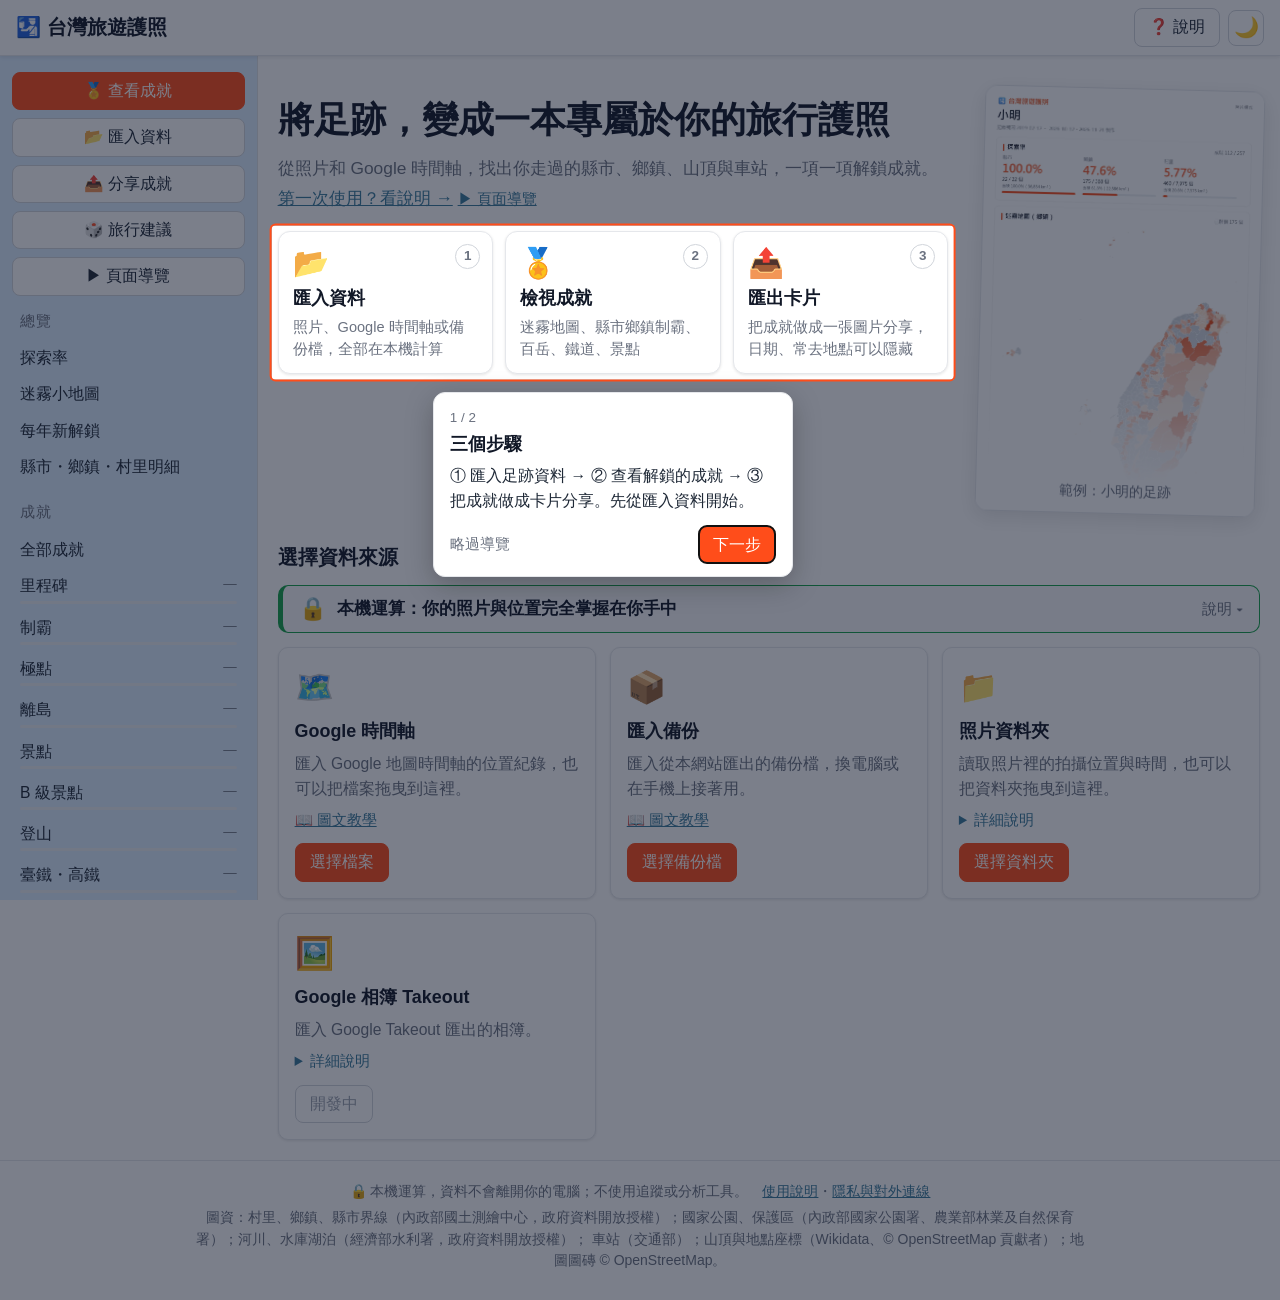
<file: index.html>
<!DOCTYPE html>
<html lang="zh-TW">
<head>
<meta charset="UTF-8">
<!-- 內容安全政策：只允許本站的程式與資料、OSM 圖磚；不能連到其他網站（照片與位置無處可送） -->
<meta http-equiv="Content-Security-Policy" content="default-src 'self'; script-src 'self'; style-src 'self' 'unsafe-inline'; img-src 'self' data: https://tile.openstreetmap.org; connect-src 'self'; worker-src 'self'; object-src 'none'; base-uri 'none'; form-action 'none'">
<meta name="viewport" content="width=device-width, initial-scale=1.0">
<title>台灣旅遊護照</title>
<meta name="description" content="匯入照片或 Google 時間軸，看看你走過台灣的哪些地方、解鎖哪些成就。所有計算都在你的瀏覽器裡完成。">

<!-- Leaflet（成就明細的小地圖）：放在 vendor/，不從 CDN 載入 -->
<link rel="stylesheet" href="vendor/leaflet-1.9.4/leaflet.css">
<script src="vendor/leaflet-1.9.4/leaflet.js"></script>

<link rel="stylesheet" href="css/theme.css?v=20261126d">
<link rel="stylesheet" href="css/explore.css?v=20261127c">
<link rel="stylesheet" href="css/app.css?v=20261126d">
<link rel="stylesheet" href="css/report.css?v=20261121j">
<link rel="stylesheet" href="css/suggest.css?v=20261127b">
<!-- 主題在畫面出現前套用，避免先閃白 -->
<script src="js/theme.js?v=20261120"></script>
<script type="module" src="js/app.js?v=20261127p"></script>
</head>
<body>

<header class="app-head">
    <button type="button" class="app-iconbtn app-toc-btn" id="tocBtn" aria-label="開啟目錄" aria-controls="toc" aria-expanded="false" hidden>☰</button>
    <a class="app-brand" href="./" aria-label="台灣旅遊護照首頁"><span class="app-brand-icon">🛂</span> <b>台灣旅遊護照</b></a>
    <div class="app-actions">
        <div class="ex-seg app-mode" id="modeSeg" role="group" aria-label="計算模式" hidden>
            <button type="button" data-mode="photo" title="只用照片計算（含以張數計算的成就）">照片<span class="long">模式</span></button>
            <button type="button" data-mode="visit" title="照片與時間軸合併，任一筆紀錄就算造訪">造訪<span class="long">模式</span></button>
        </div>
        <a class="app-btn" id="helpBtn" href="help.html" target="_blank" rel="noopener" title="使用說明（另開分頁）">❓ <span>說明</span></a>
        <button type="button" class="app-btn" id="reportBtn" title="把成就做成一張 PNG 圖片分享（只含地名與日期）" hidden>📤 <span>分享成就</span></button>
        <button type="button" class="app-btn" id="importBtn" hidden>📂 <span>匯入資料</span></button>
        <button type="button" class="app-iconbtn" data-theme-toggle title="切換淺色／深色模式" aria-label="切換淺色／深色模式">
            <span class="t-light">🌙</span><span class="t-dark">☀️</span></button>
    </div>
</header>

<div class="app-body">
    <!-- 成就目錄（有資料後才出現；窄畫面為抽屜） -->
    <nav class="app-toc" id="toc" aria-label="成就目錄" hidden></nav>
    <div class="app-toc-backdrop" id="tocBackdrop" hidden></div>

    <main class="app-main" id="main">
        <!-- 匯入引導 -->
        <section class="app-landing" id="landing">
            <div class="app-top">
                <div class="app-hero">
                    <h1>將足跡，變成一本<wbr>專屬於你的旅行護照</h1>
                    <p>從照片和 Google 時間軸，找出你走過的縣市、鄉鎮、山頂與車站，一項一項解鎖成就。<a href="help.html" target="_blank" rel="noopener">第一次使用？看說明 →</a>
                        <button type="button" class="app-guide-link" id="tourBtn">▶ 頁面導覽</button></p>
                </div>
                <!-- 三步驟：跟著狀態變（js/app.js renderSteps），點了直接前往 -->
                <ol class="app-steps" id="steps">
                    <li><button type="button" class="app-step" data-step="import"><span class="app-step-n">1</span><span class="app-step-icon">📂</span>
                        <b>匯入資料</b><span class="app-step-desc">照片、Google 時間軸或備份檔，全部在本機計算</span></button></li>
                    <li><button type="button" class="app-step" data-step="view"><span class="app-step-n">2</span><span class="app-step-icon">🏅</span>
                        <b>檢視成就</b><span class="app-step-desc">迷霧地圖、縣市鄉鎮制霸、百岳、鐵道、景點</span></button></li>
                    <li><button type="button" class="app-step" data-step="share"><span class="app-step-n">3</span><span class="app-step-icon">📤</span>
                        <b>匯出卡片</b><span class="app-step-desc">把成就做成一張圖片分享，日期、常去地點可以隱藏</span></button></li>
                </ol>
                <!-- 範例圖：dev/sample.html 用虛構資料產生；跟著淺色／深色切換 -->
                <a class="app-sample" href="img/sample-report-light.webp" target="_blank" rel="noopener" title="看完整範例圖（另開分頁）">
                    <img class="t-light" src="img/sample-report-light.webp" alt="成就卡片範例：小明的足跡" width="1080" height="2804" loading="lazy">
                    <img class="t-dark" src="img/sample-report-dark.webp" alt="" width="1080" height="2804" loading="lazy">
                    <span class="app-sample-cap">範例：小明的足跡</span>
                </a>
            </div>
            <h2 class="app-sub" id="sourcesTitle">選擇資料來源</h2>
            <!-- 本機運算說明：放在選資料來源的地方（這裡才會關心隱私）；預設收起，只留第一行 -->
            <details class="app-privacy-box" id="privacyBox">
                <summary><span class="app-privacy-icon">🔒</span><b>本機運算：你的照片與位置完全掌握在你手中</b><span class="app-more">說明</span></summary>
                <ul>
                    <li>所有計算都在你的瀏覽器裡完成，<b>不會上傳</b>任何照片、座標或時間。</li>
                    <li>本網站<b>不使用任何追蹤或分析工具</b>，也沒有後端伺服器。</li>
                    <li>網站只會下載公開的圖資（村里界線、成就設定）；明細小地圖會向 OpenStreetMap 載入地圖圖磚。完整清單見<a href="help.html#privacy" target="_blank" rel="noopener">說明頁</a>。</li>
                    <li>匯入結果只存在這個瀏覽器，可以隨時刪除。</li>
                </ul>
            </details>

            <div class="app-sources">
                <div class="app-source app-drop" id="timelineCard">
                    <div class="app-source-icon">🗺️</div>
                    <h3>Google 時間軸</h3>
                    <p>匯入 Google 地圖時間軸的位置紀錄，也可以把檔案拖曳到這裡。</p>
                    <p class="app-source-guide"><button type="button" class="app-guide-link" id="guideBtn">📖 圖文教學</button></p>
                    <button type="button" class="app-btn primary" id="timelineBtn">選擇檔案</button>
                    <input type="file" id="timelineInput" accept=".json,application/json" multiple hidden>
                </div>
                <div class="app-source app-drop" id="backupCard">
                    <div class="app-source-icon">📦</div>
                    <h3>匯入備份</h3>
                    <p>匯入從本網站匯出的備份檔，換電腦或在手機上接著用。</p>
                    <p class="app-source-guide"><button type="button" class="app-guide-link" id="backupGuideBtn">📖 圖文教學</button></p>
                    <button type="button" class="app-btn primary" id="backupBtn">選擇備份檔</button>
                    <input type="file" id="backupInput" accept=".json,application/json" hidden>
                </div>
                <div class="app-source app-drop" id="folderCard">
                    <div class="app-source-icon">📁</div>
                    <h3>照片資料夾</h3>
                    <p>讀取照片裡的拍攝位置與時間，也可以把資料夾拖曳到這裡。</p>
                    <details class="app-source-more">
                        <summary>詳細說明</summary>
                        <ul>
                            <li>會讀取所選資料夾與所有子資料夾。</li>
                            <li>只讀照片檔頭的 EXIF（GPS 座標、拍攝時間），不讀整張照片，也不會上傳。</li>
                            <li>支援 JPG、HEIC、PNG、TIFF 與常見 RAW（CR2、NEF、ARW、DNG…）；影片暫不支援。</li>
                            <li>沒有 GPS 的照片會略過；同一張照片的多份備份只算一次。</li>
                            <li>Chrome、Edge 會跳出資料夾選擇視窗；其他瀏覽器改用檔案選擇器。</li>
                        </ul>
                    </details>
                    <button type="button" class="app-btn primary" id="folderBtn">選擇資料夾</button>
                    <input type="file" id="folderInput" webkitdirectory multiple hidden>
                </div>
                <div class="app-source" id="phoneCard" hidden>
                    <div class="app-source-icon">📱</div>
                    <h3>手機照片（補點）</h3>
                    <p>補上沒記錄到的地點，或匯入少量照片。大量照片建議在電腦用「照片資料夾」匯入。</p>
                    <details class="app-source-more">
                        <summary>詳細說明</summary>
                        <ul>
                            <li>每次選的照片都會加進同一份「手機照片」，不會取代之前加入的；同一張照片重複選只算一次。</li>
                            <li>一次建議幾十張。iPhone 的 HEIC 照片選完後，手機需要先轉檔，張數越多等越久；照片不會上傳。</li>
                            <li>張數較多時，可在選單點「選擇檔案」，從「檔案」App 選取（先在「照片」App 選取 → 分享 →「儲存到檔案」）。不用轉檔，但會暫時多占一份空間，匯入完成後可以刪掉，足跡不受影響。</li>
                            <li>沒有 GPS 的照片（截圖、從通訊軟體存下來的圖）會略過。</li>
                        </ul>
                    </details>
                    <button type="button" class="app-btn primary" id="phoneBtn">選擇照片</button>
                    <!-- 不設 accept：iOS 選單可選「照片圖庫」或「選擇檔案」（後者拿到 HEIC 原檔、不轉檔）；Android 開檔案選取，保留 EXIF 位置 -->
                    <input type="file" id="phoneInput" multiple hidden>
                </div>
                <div class="app-source">
                    <div class="app-source-icon">🖼️</div>
                    <h3>Google 相簿 Takeout</h3>
                    <p>匯入 Google Takeout 匯出的相簿。</p>
                    <details class="app-source-more">
                        <summary>詳細說明</summary>
                        <ul>
                            <li>到 takeout.google.com 只勾選「Google 相簿」匯出，下載後解壓縮。</li>
                            <li>讀取每張照片旁的 JSON 附檔裡的位置與拍攝時間。</li>
                        </ul>
                    </details>
                    <button type="button" class="app-btn" disabled>開發中</button>
                </div>
            </div>

            <!-- 已匯入的資料（有資料時才出現）：勾選後刪除；放在選資料來源下面（加入比管理常用） -->
            <div class="app-imported" id="imported" hidden>
                <div class="app-imported-head">
                    <h2 class="app-sub">已匯入的資料</h2>
                    <button type="button" class="app-btn primary" id="viewBtn">🏅 查看成就</button>
                </div>
                <div class="app-source-table">
                    <div class="app-source-bar">
                        <label class="app-check"><input type="checkbox" id="selectAll"> 全選</label>
                        <span class="app-source-count" id="sourceCount"></span>
                        <button type="button" class="app-btn" id="exportBtn" title="把匯入的資料存成 .json 檔，可在其他電腦或手機上匯入">⬇ 匯出備份</button>
                        <button type="button" class="app-btn danger" id="deleteBtn" disabled>🗑 刪除所選</button>
                    </div>
                    <ul class="app-source-list" id="sourceList"></ul>
                </div>
                <p class="app-note">資料存在這個瀏覽器的本機儲存空間（IndexedDB），不會上傳；刪除只會移除這裡的匯入結果，不會動到你的照片，刪除後需要重新匯入。<br>原始碼與自架方法：<a href="https://github.com/VictorChen1017/taiwan_travel_passport#自己架架看" target="_blank" rel="noopener">GitHub</a></p>
            </div>
            <p class="app-dev" id="devBox" hidden>
                開發用：<button type="button" class="app-btn" id="devLegacy">載入原專案測試資料（test/legacy）</button>
            </p>
        </section>

        <!-- 成就頁 -->
        <section id="explore" hidden></section>
    </main>
</div>

<footer class="app-foot">
    <p>🔒 本機運算，資料不會離開你的電腦；不使用追蹤或分析工具。　<a href="help.html" target="_blank" rel="noopener">使用說明</a>・<a href="help.html#privacy" target="_blank" rel="noopener">隱私與對外連線</a></p>
    <p class="app-credits">圖資：村里、鄉鎮、縣市界線（內政部國土測繪中心，政府資料開放授權）；國家公園、保護區（內政部國家公園署、農業部林業及自然保育署）；河川、水庫湖泊（經濟部水利署，政府資料開放授權）；
        車站（交通部）；山頂與地點座標（Wikidata、© OpenStreetMap 貢獻者）；地圖圖磚 © OpenStreetMap。</p>
</footer>

<!-- 計算中 -->
<div class="app-busy" id="busy" hidden>
    <div class="app-busy-box" role="status" aria-live="polite">
        <div class="app-spinner" aria-hidden="true"></div>
        <div id="busyText">計算中…</div>
        <div class="app-progress" id="busyBar" hidden><i></i></div>
        <div class="app-busy-detail" id="busyDetail"></div>
        <div class="app-busy-sub">🔒 在你的瀏覽器裡讀取與計算，資料不會上傳</div>
        <button type="button" class="app-btn" id="busyCancel" hidden>取消</button>
    </div>
</div>

</body>
</html>
</file>
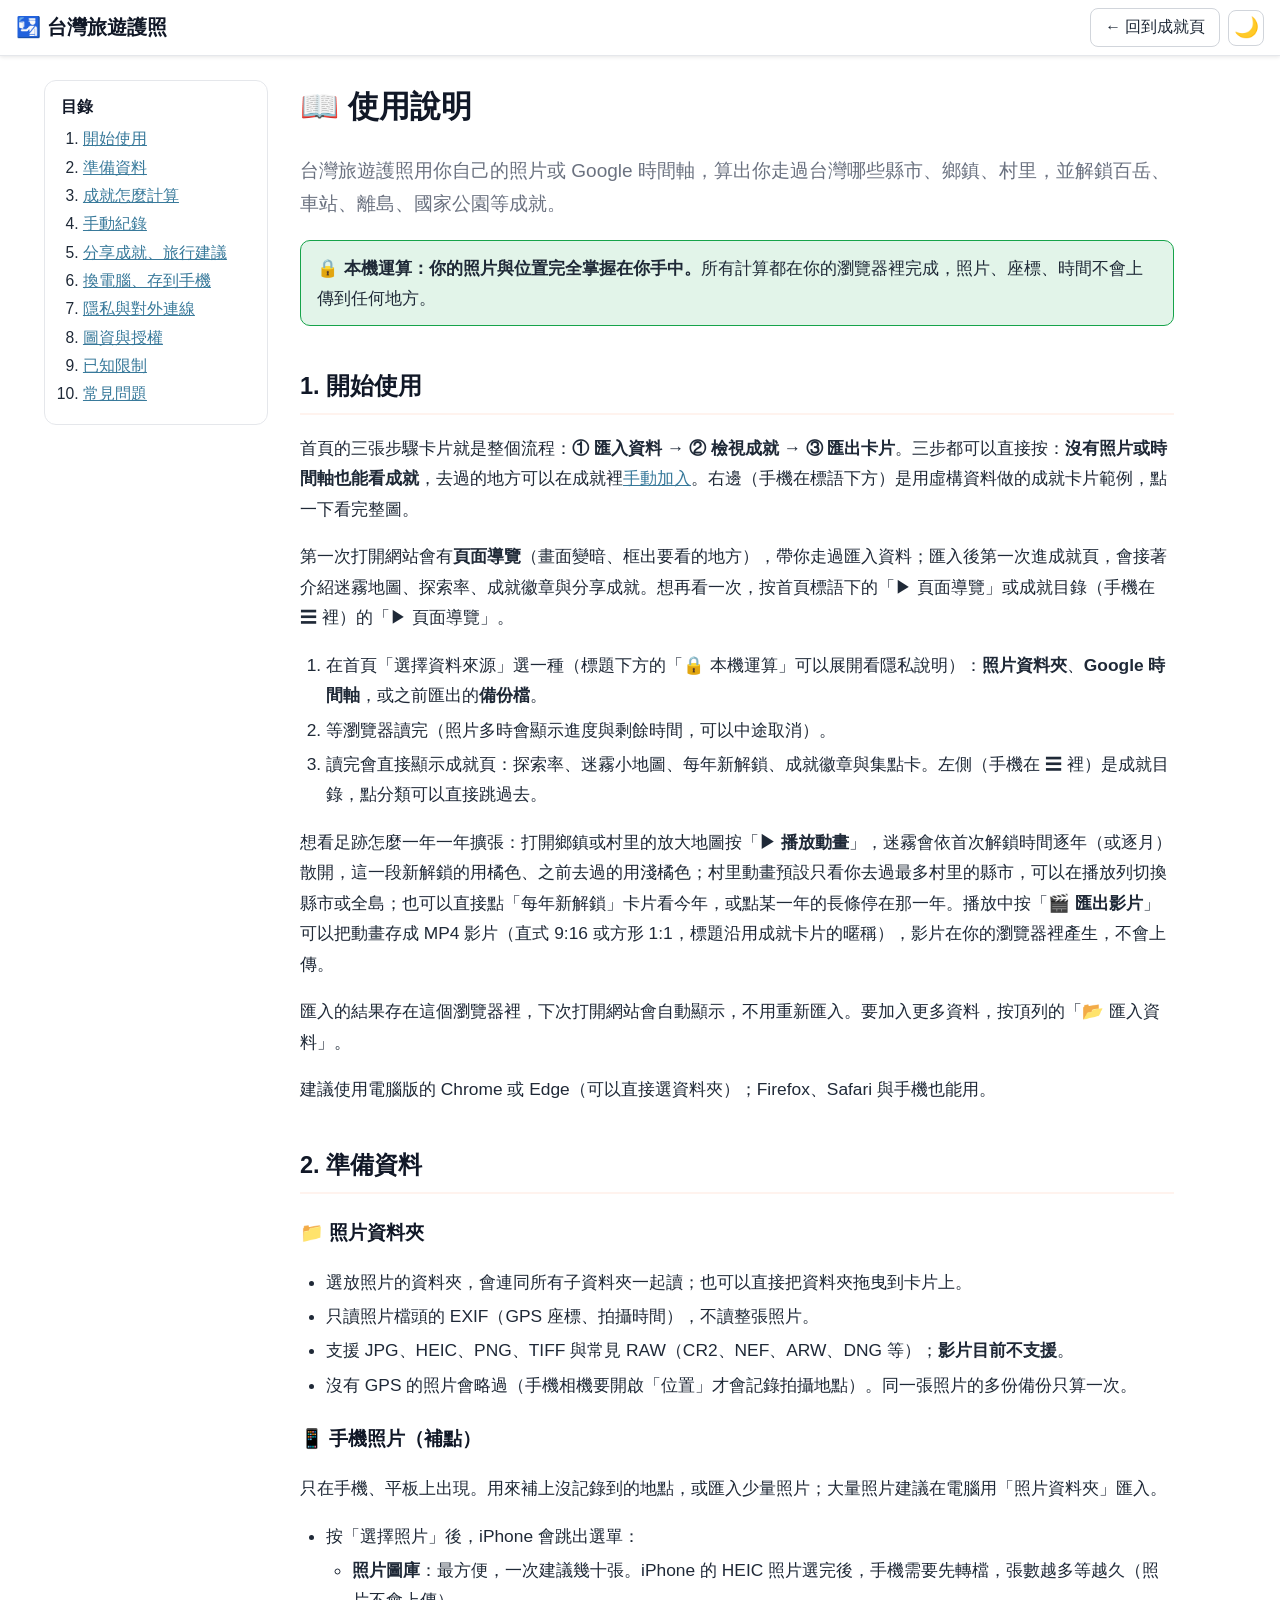
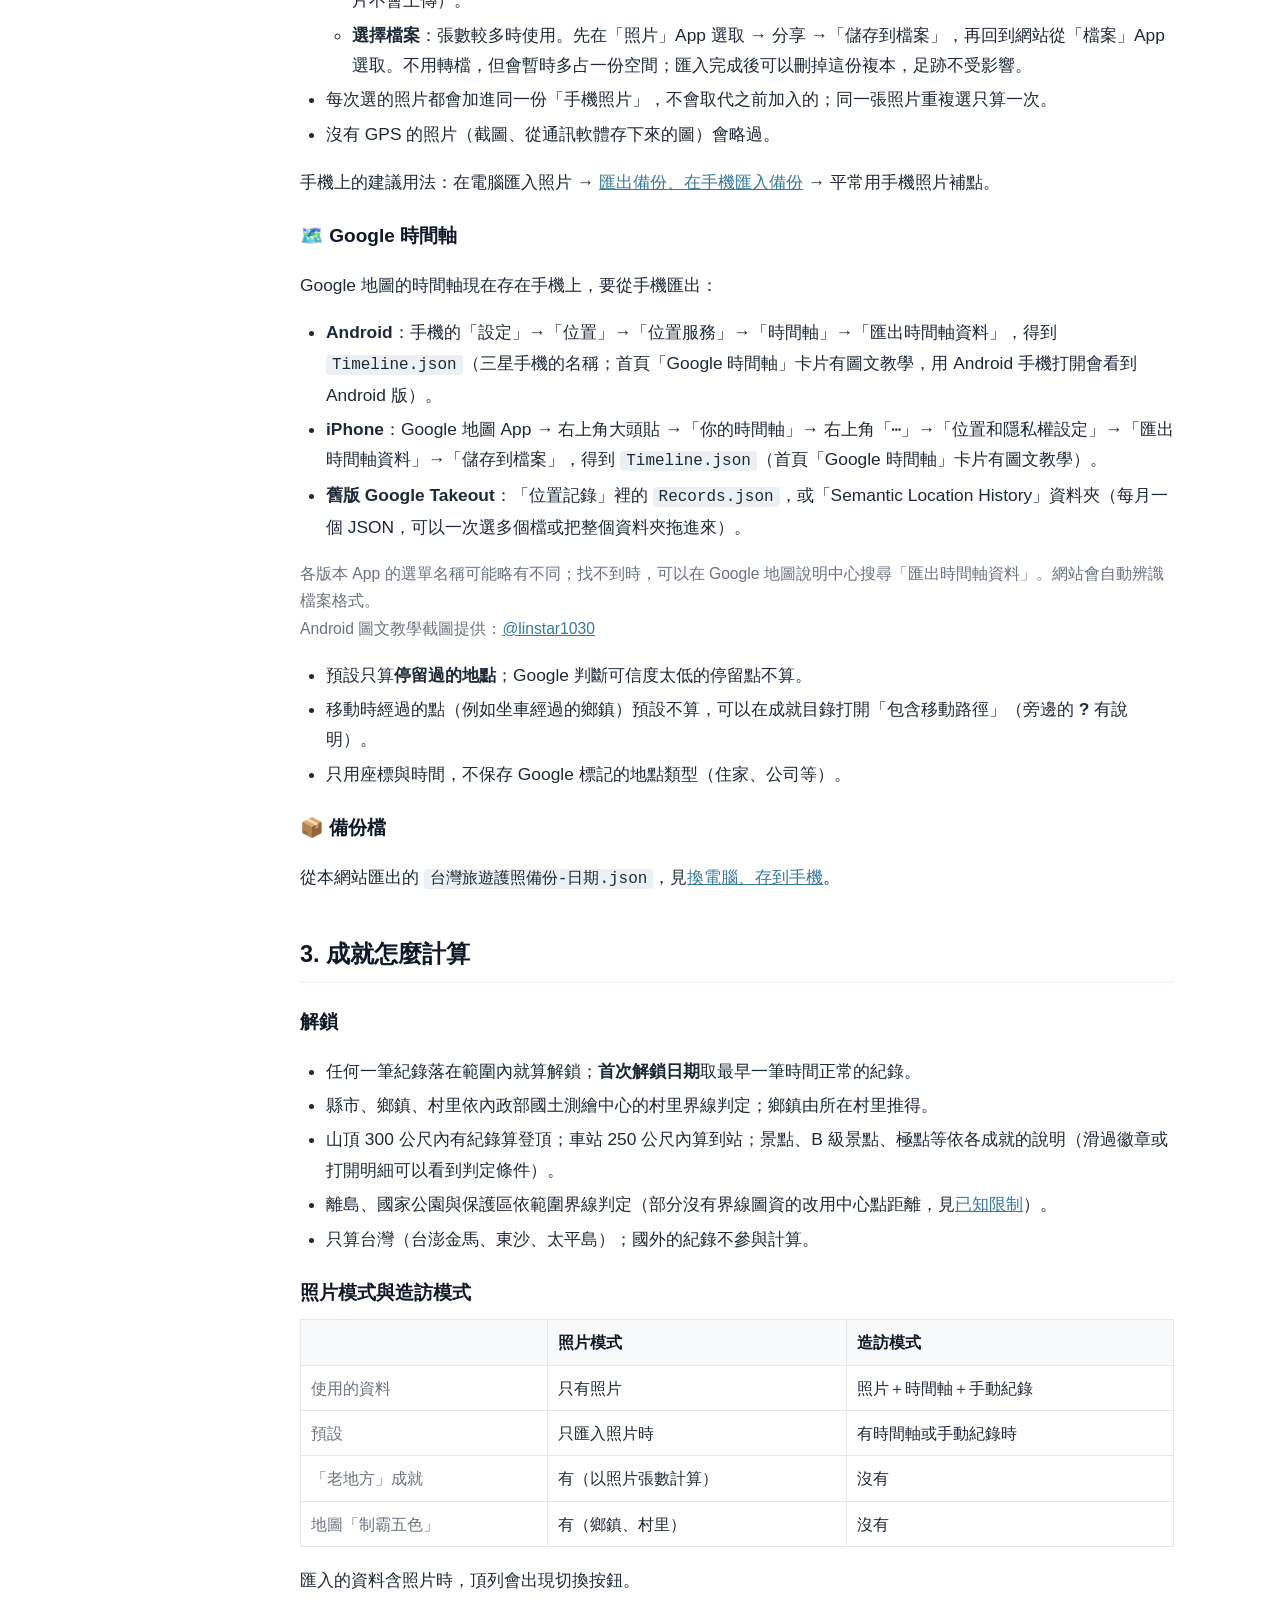
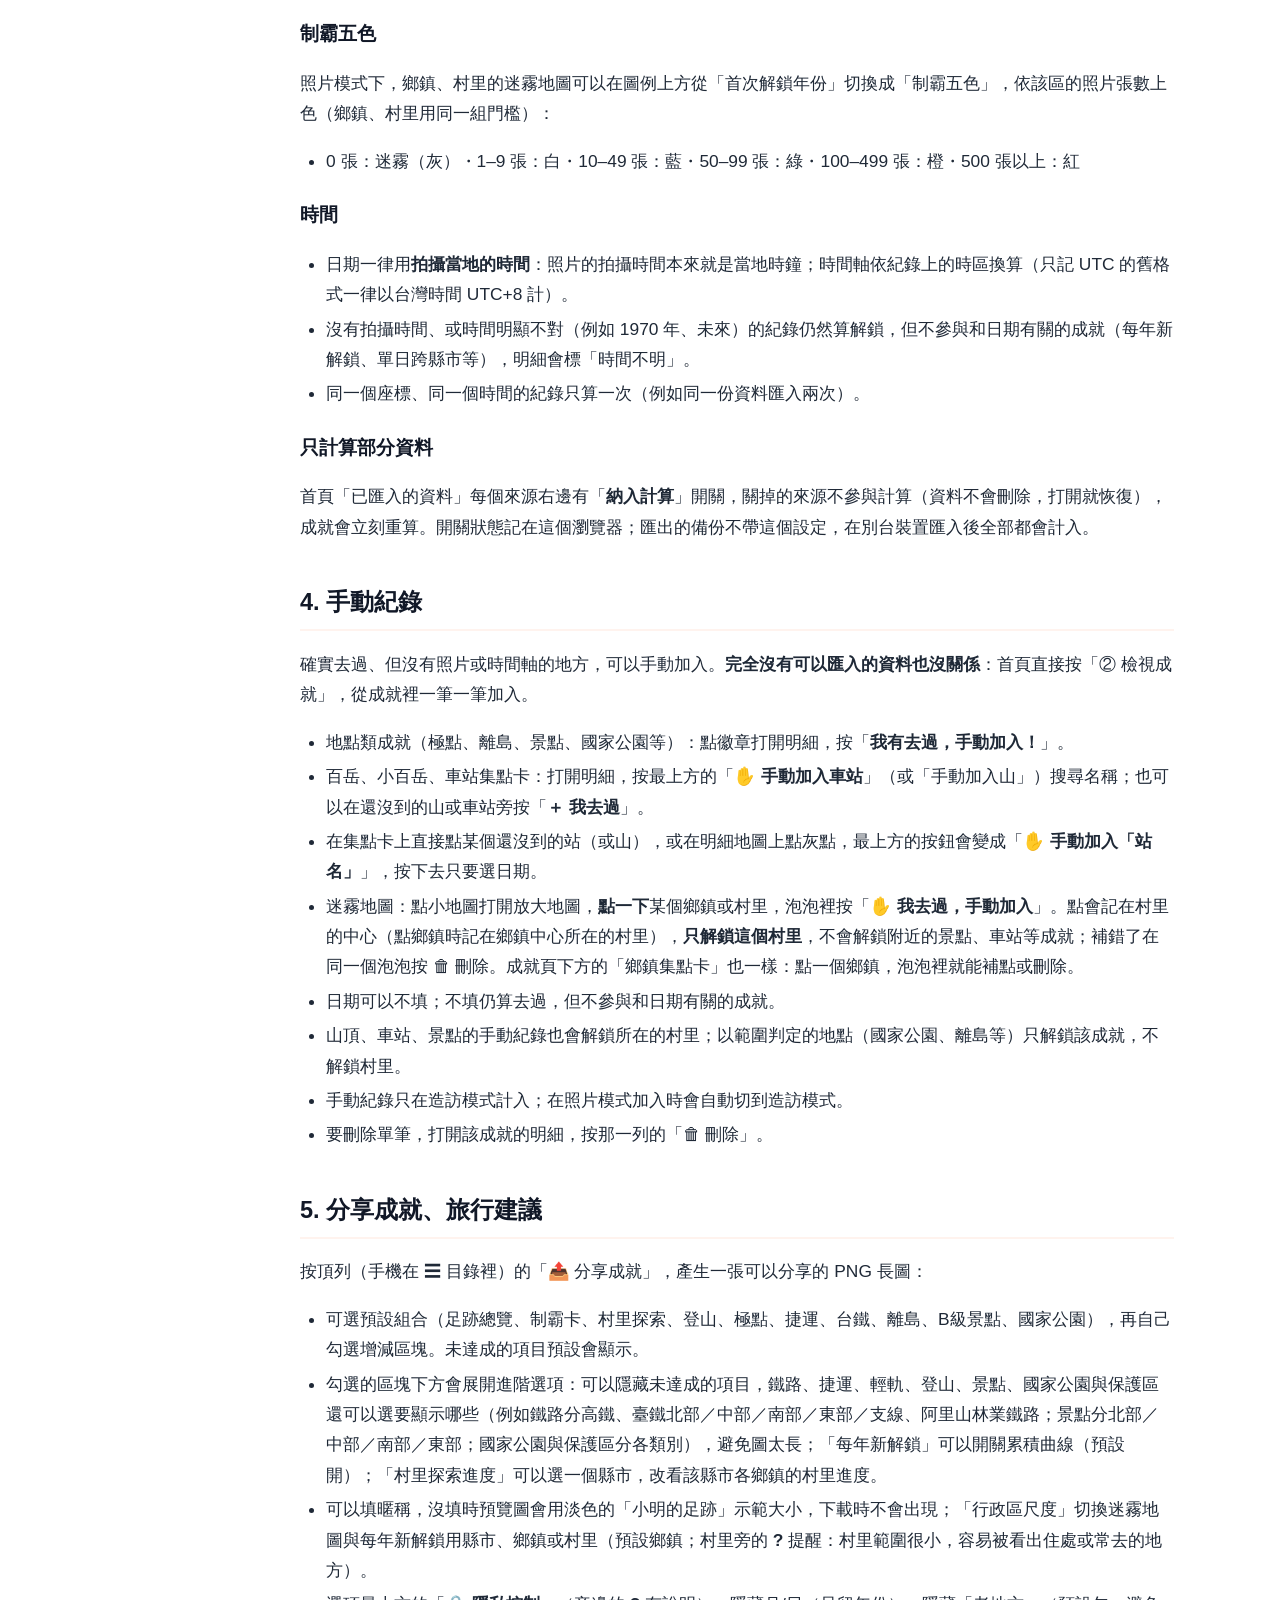
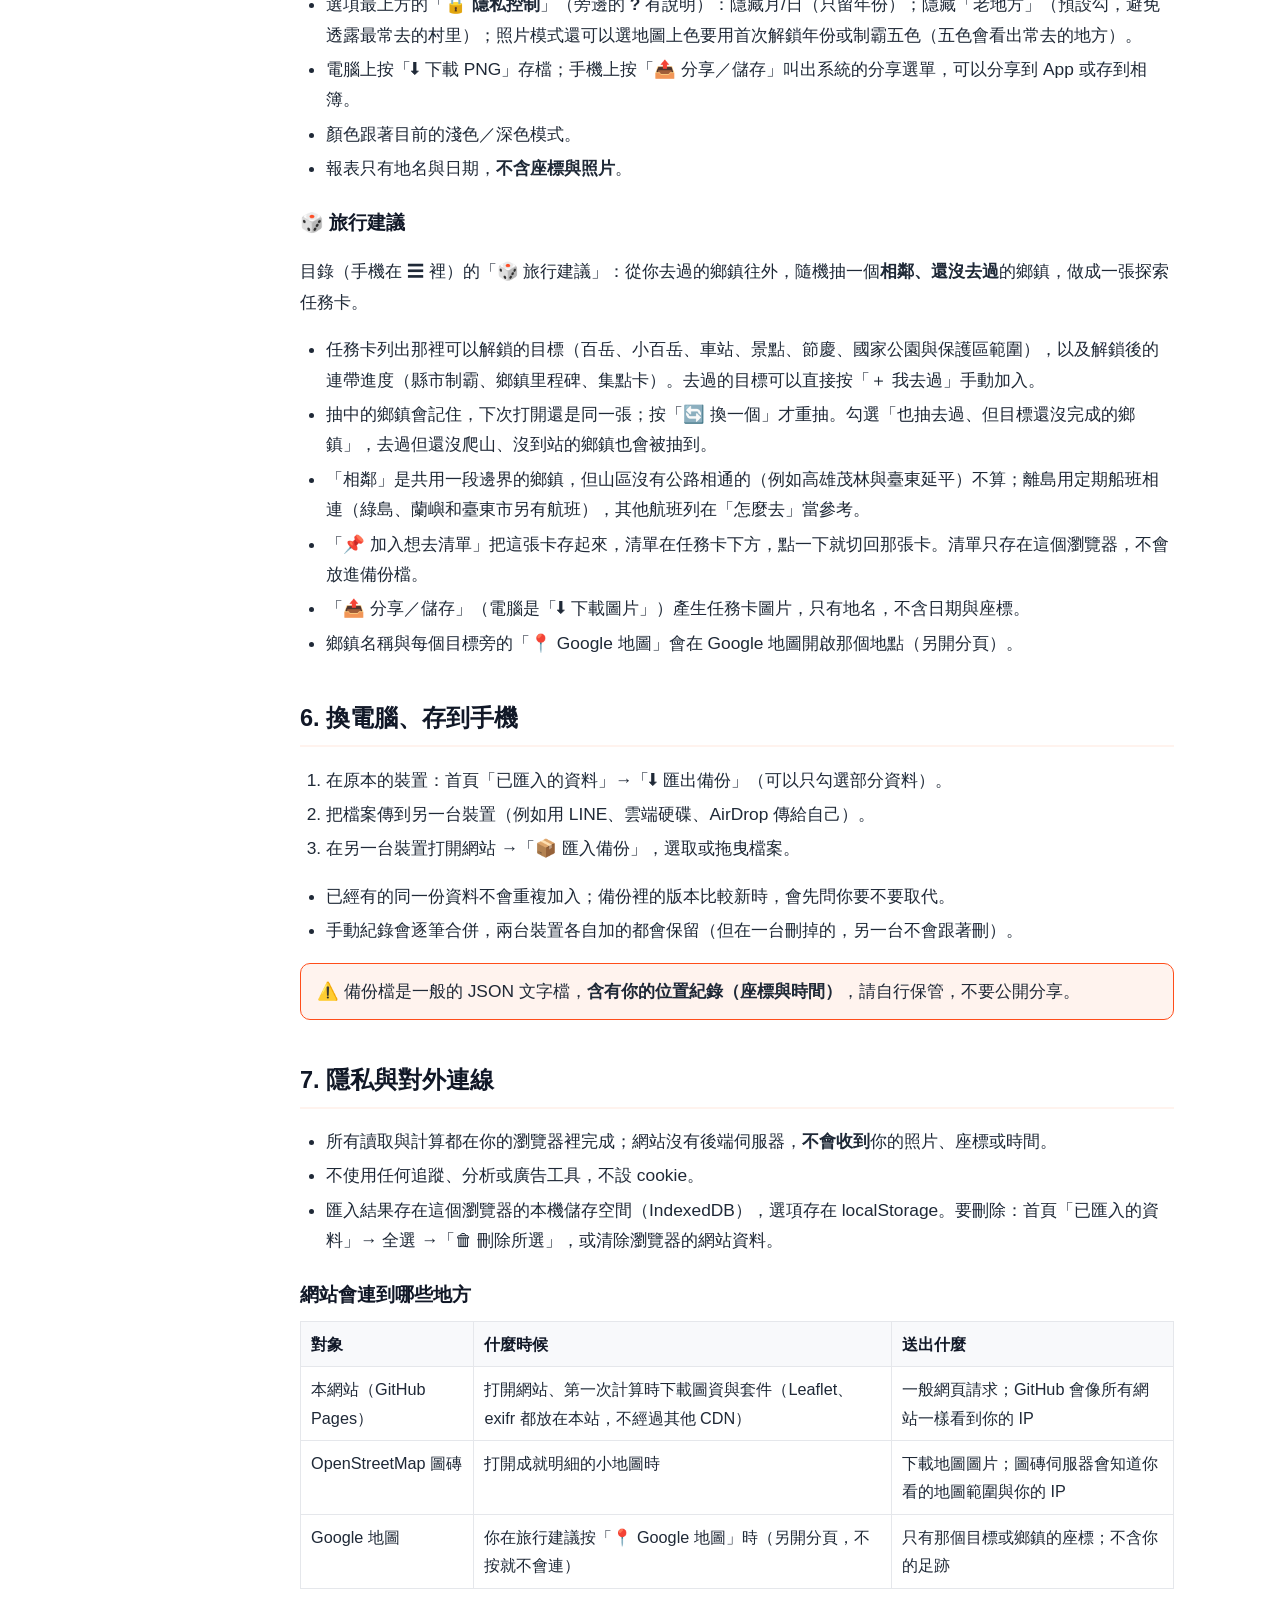
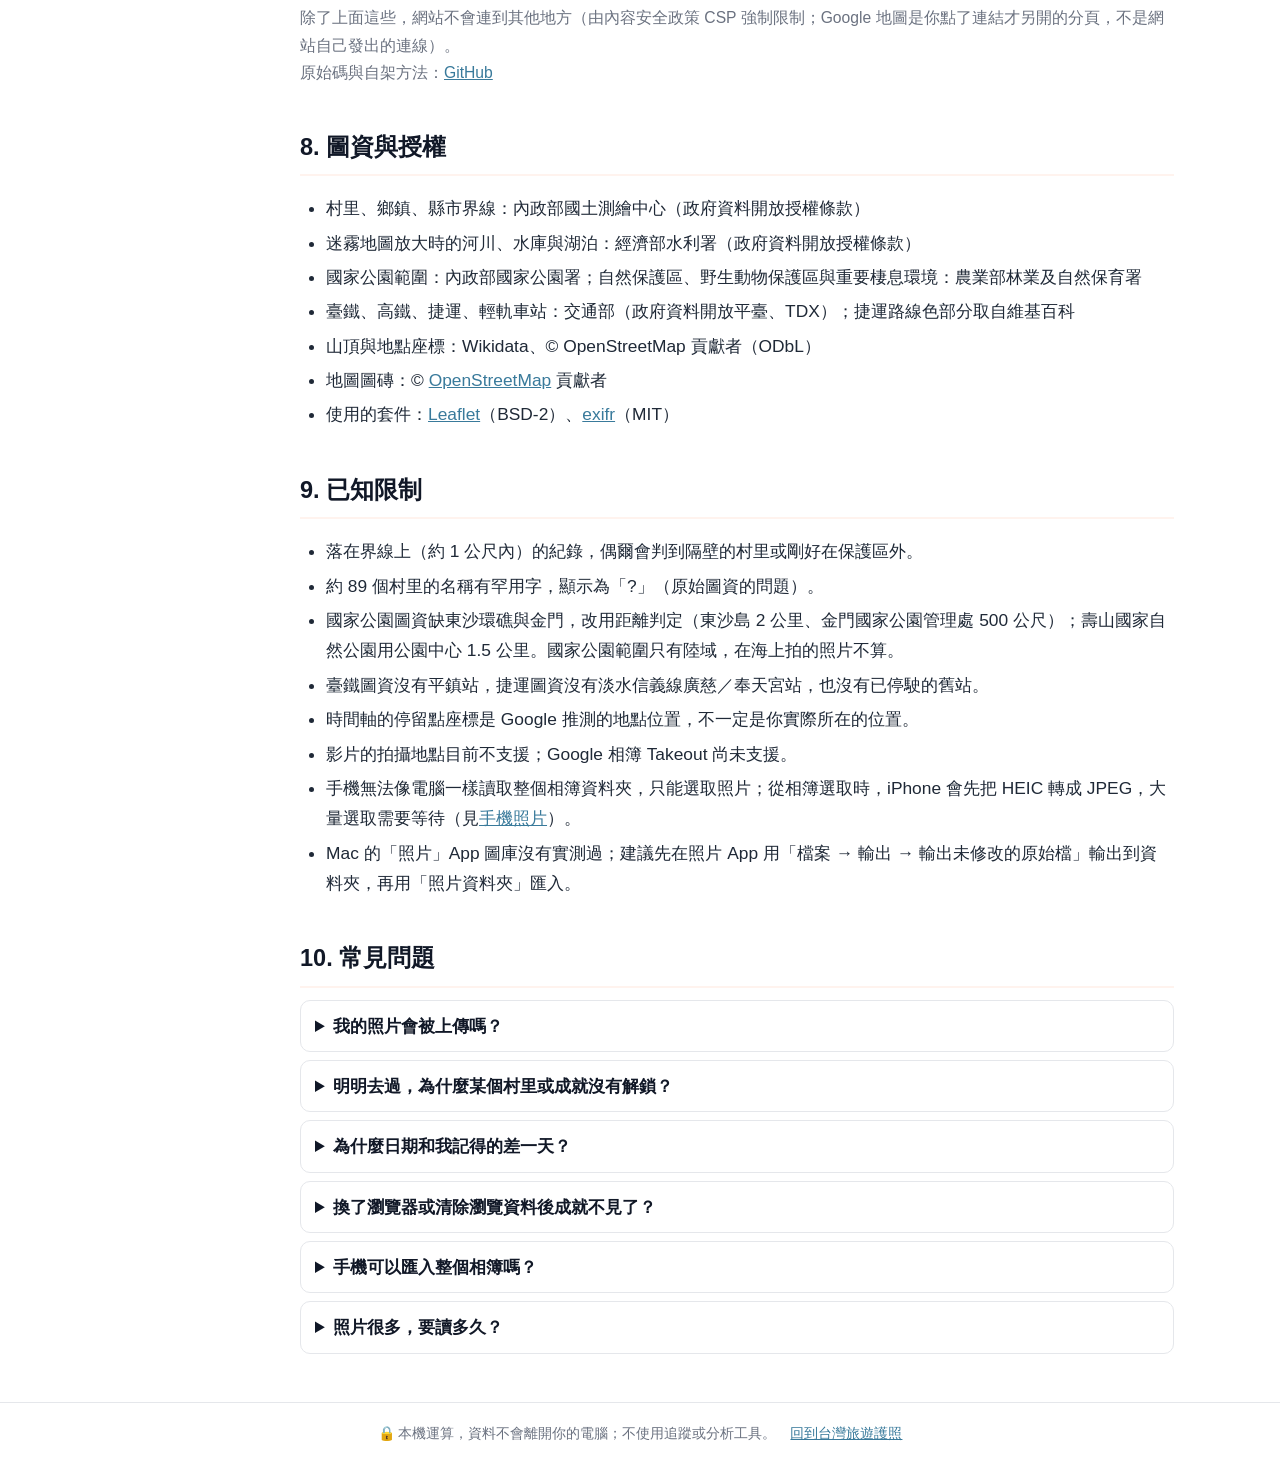
<file: help.html>
<!DOCTYPE html>
<html lang="zh-TW">
<head>
<meta charset="UTF-8">
<!-- 內容安全政策：只允許本站的程式與資料、OSM 圖磚；不能連到其他網站（照片與位置無處可送） -->
<meta http-equiv="Content-Security-Policy" content="default-src 'self'; script-src 'self'; style-src 'self' 'unsafe-inline'; img-src 'self' data: https://tile.openstreetmap.org; connect-src 'self'; worker-src 'self'; object-src 'none'; base-uri 'none'; form-action 'none'">
<meta name="viewport" content="width=device-width, initial-scale=1.0">
<title>使用說明・台灣旅遊護照</title>
<meta name="description" content="台灣旅遊護照的使用說明：如何匯入照片與 Google 時間軸、成就怎麼計算、隱私與對外連線、圖資授權。">

<link rel="stylesheet" href="css/theme.css?v=20261126d">
<link rel="stylesheet" href="css/app.css?v=20261126d">
<link rel="stylesheet" href="css/help.css?v=20261121b">
<script src="js/theme.js?v=20261120"></script>
</head>
<body>

<header class="app-head">
    <a class="app-brand" href="./" aria-label="回到台灣旅遊護照"><span class="app-brand-icon">🛂</span> <b>台灣旅遊護照</b></a>
    <div class="app-actions">
        <a class="app-btn" href="./">← <span>回到成就頁</span></a>
        <button type="button" class="app-iconbtn" data-theme-toggle title="切換淺色／深色模式" aria-label="切換淺色／深色模式">
            <span class="t-light">🌙</span><span class="t-dark">☀️</span></button>
    </div>
</header>

<div class="hp">
    <nav class="hp-toc" aria-label="說明目錄">
        <b>目錄</b>
        <ol>
            <li><a href="#start">開始使用</a></li>
            <li><a href="#sources">準備資料</a></li>
            <li><a href="#rules">成就怎麼計算</a></li>
            <li><a href="#manual">手動紀錄</a></li>
            <li><a href="#report">分享成就、旅行建議</a></li>
            <li><a href="#backup">換電腦、存到手機</a></li>
            <li><a href="#privacy">隱私與對外連線</a></li>
            <li><a href="#data">圖資與授權</a></li>
            <li><a href="#limits">已知限制</a></li>
            <li><a href="#faq">常見問題</a></li>
        </ol>
    </nav>

    <main class="hp-main">
        <h1>📖 使用說明</h1>
        <p class="hp-lead">台灣旅遊護照用你自己的照片或 Google 時間軸，算出你走過台灣哪些縣市、鄉鎮、村里，並解鎖百岳、車站、離島、國家公園等成就。</p>
        <div class="hp-box ok">🔒 <b>本機運算：你的照片與位置完全掌握在你手中。</b>所有計算都在你的瀏覽器裡完成，照片、座標、時間不會上傳到任何地方。</div>

        <h2 id="start">1. 開始使用</h2>
        <p>首頁的三張步驟卡片就是整個流程：<b>① 匯入資料 → ② 檢視成就 → ③ 匯出卡片</b>。三步都可以直接按：<b>沒有照片或時間軸也能看成就</b>，去過的地方可以在成就裡<a href="#manual">手動加入</a>。右邊（手機在標語下方）是用虛構資料做的成就卡片範例，點一下看完整圖。</p>
        <p>第一次打開網站會有<b>頁面導覽</b>（畫面變暗、框出要看的地方），帶你走過匯入資料；匯入後第一次進成就頁，會接著介紹迷霧地圖、探索率、成就徽章與分享成就。想再看一次，按首頁標語下的「▶ 頁面導覽」或成就目錄（手機在 ☰ 裡）的「▶ 頁面導覽」。</p>
        <ol>
            <li>在首頁「選擇資料來源」選一種（標題下方的「🔒 本機運算」可以展開看隱私說明）：<b>照片資料夾</b>、<b>Google 時間軸</b>，或之前匯出的<b>備份檔</b>。</li>
            <li>等瀏覽器讀完（照片多時會顯示進度與剩餘時間，可以中途取消）。</li>
            <li>讀完會直接顯示成就頁：探索率、迷霧小地圖、每年新解鎖、成就徽章與集點卡。左側（手機在 ☰ 裡）是成就目錄，點分類可以直接跳過去。</li>
        </ol>
        <p>想看足跡怎麼一年一年擴張：打開鄉鎮或村里的放大地圖按「<b>▶ 播放動畫</b>」，迷霧會依首次解鎖時間逐年（或逐月）散開，這一段新解鎖的用橘色、之前去過的用淺橘色；村里動畫預設只看你去過最多村里的縣市，可以在播放列切換縣市或全島；也可以直接點「每年新解鎖」卡片看今年，或點某一年的長條停在那一年。播放中按「<b>🎬 匯出影片</b>」可以把動畫存成 MP4 影片（直式 9:16 或方形 1:1，標題沿用成就卡片的暱稱），影片在你的瀏覽器裡產生，不會上傳。</p>
        <p>匯入的結果存在這個瀏覽器裡，下次打開網站會自動顯示，不用重新匯入。要加入更多資料，按頂列的「📂 匯入資料」。</p>
        <p>建議使用電腦版的 Chrome 或 Edge（可以直接選資料夾）；Firefox、Safari 與手機也能用。</p>

        <h2 id="sources">2. 準備資料</h2>

        <h3>📁 照片資料夾</h3>
        <ul>
            <li>選放照片的資料夾，會連同所有子資料夾一起讀；也可以直接把資料夾拖曳到卡片上。</li>
            <li>只讀照片檔頭的 EXIF（GPS 座標、拍攝時間），不讀整張照片。</li>
            <li>支援 JPG、HEIC、PNG、TIFF 與常見 RAW（CR2、NEF、ARW、DNG 等）；<b>影片目前不支援</b>。</li>
            <li>沒有 GPS 的照片會略過（手機相機要開啟「位置」才會記錄拍攝地點）。同一張照片的多份備份只算一次。</li>
        </ul>

        <h3 id="phone">📱 手機照片（補點）</h3>
        <p>只在手機、平板上出現。用來補上沒記錄到的地點，或匯入少量照片；大量照片建議在電腦用「照片資料夾」匯入。</p>
        <ul>
            <li>按「選擇照片」後，iPhone 會跳出選單：
                <ul>
                    <li><b>照片圖庫</b>：最方便，一次建議幾十張。iPhone 的 HEIC 照片選完後，手機需要先轉檔，張數越多等越久（照片不會上傳）。</li>
                    <li><b>選擇檔案</b>：張數較多時使用。先在「照片」App 選取 → 分享 →「儲存到檔案」，再回到網站從「檔案」App 選取。不用轉檔，但會暫時多占一份空間；匯入完成後可以刪掉這份複本，足跡不受影響。</li>
                </ul>
            </li>
            <li>每次選的照片都會加進同一份「手機照片」，不會取代之前加入的；同一張照片重複選只算一次。</li>
            <li>沒有 GPS 的照片（截圖、從通訊軟體存下來的圖）會略過。</li>
        </ul>
        <p>手機上的建議用法：在電腦匯入照片 → <a href="#backup">匯出備份、在手機匯入備份</a> → 平常用手機照片補點。</p>

        <h3 id="timeline">🗺️ Google 時間軸</h3>
        <p>Google 地圖的時間軸現在存在手機上，要從手機匯出：</p>
        <ul>
            <li><b>Android</b>：手機的「設定」→「位置」→「位置服務」→「時間軸」→「匯出時間軸資料」，得到 <code>Timeline.json</code>（三星手機的名稱；首頁「Google 時間軸」卡片有圖文教學，用 Android 手機打開會看到 Android 版）。</li>
            <li><b>iPhone</b>：Google 地圖 App → 右上角大頭貼 →「你的時間軸」→ 右上角「⋯」→「位置和隱私權設定」→「匯出時間軸資料」→「儲存到檔案」，得到 <code>Timeline.json</code>（首頁「Google 時間軸」卡片有圖文教學）。</li>
            <li><b>舊版 Google Takeout</b>：「位置記錄」裡的 <code>Records.json</code>，或「Semantic Location History」資料夾（每月一個 JSON，可以一次選多個檔或把整個資料夾拖進來）。</li>
        </ul>
        <p class="hp-note">各版本 App 的選單名稱可能略有不同；找不到時，可以在 Google 地圖說明中心搜尋「匯出時間軸資料」。網站會自動辨識檔案格式。<br>Android 圖文教學截圖提供：<a href="https://github.com/linstar1030" target="_blank" rel="noopener">@linstar1030</a></p>
        <ul>
            <li>預設只算<b>停留過的地點</b>；Google 判斷可信度太低的停留點不算。</li>
            <li>移動時經過的點（例如坐車經過的鄉鎮）預設不算，可以在成就目錄打開「包含移動路徑」（旁邊的 <b>?</b> 有說明）。</li>
            <li>只用座標與時間，不保存 Google 標記的地點類型（住家、公司等）。</li>
        </ul>

        <h3>📦 備份檔</h3>
        <p>從本網站匯出的 <code>台灣旅遊護照備份-日期.json</code>，見<a href="#backup">換電腦、存到手機</a>。</p>

        <h2 id="rules">3. 成就怎麼計算</h2>
        <h3>解鎖</h3>
        <ul>
            <li>任何一筆紀錄落在範圍內就算解鎖；<b>首次解鎖日期</b>取最早一筆時間正常的紀錄。</li>
            <li>縣市、鄉鎮、村里依內政部國土測繪中心的村里界線判定；鄉鎮由所在村里推得。</li>
            <li>山頂 300 公尺內有紀錄算登頂；車站 250 公尺內算到站；景點、B 級景點、極點等依各成就的說明（<span class="only-mouse">滑過徽章或</span>打開明細可以看到判定條件）。</li>
            <li>離島、國家公園與保護區依範圍界線判定（部分沒有界線圖資的改用中心點距離，見<a href="#limits">已知限制</a>）。</li>
            <li>只算台灣（台澎金馬、東沙、太平島）；國外的紀錄不參與計算。</li>
        </ul>
        <h3>照片模式與造訪模式</h3>
        <table class="hp-table">
            <thead><tr><th></th><th>照片模式</th><th>造訪模式</th></tr></thead>
            <tbody>
                <tr><th>使用的資料</th><td>只有照片</td><td>照片＋時間軸＋手動紀錄</td></tr>
                <tr><th>預設</th><td>只匯入照片時</td><td>有時間軸或手動紀錄時</td></tr>
                <tr><th>「老地方」成就</th><td>有（以照片張數計算）</td><td>沒有</td></tr>
                <tr><th>地圖「制霸五色」</th><td>有（鄉鎮、村里）</td><td>沒有</td></tr>
            </tbody>
        </table>
        <p>匯入的資料含照片時，頂列會出現切換按鈕。</p>
        <h3>制霸五色</h3>
        <p>照片模式下，鄉鎮、村里的迷霧地圖可以在圖例上方從「首次解鎖年份」切換成「制霸五色」，依該區的照片張數上色（鄉鎮、村里用同一組門檻）：</p>
        <ul>
            <li>0 張：迷霧（灰）・1–9 張：白・10–49 張：藍・50–99 張：綠・100–499 張：橙・500 張以上：紅</li>
        </ul>
        <h3>時間</h3>
        <ul>
            <li>日期一律用<b>拍攝當地的時間</b>：照片的拍攝時間本來就是當地時鐘；時間軸依紀錄上的時區換算（只記 UTC 的舊格式一律以台灣時間 UTC+8 計）。</li>
            <li>沒有拍攝時間、或時間明顯不對（例如 1970 年、未來）的紀錄仍然算解鎖，但不參與和日期有關的成就（每年新解鎖、單日跨縣市等），明細會標「時間不明」。</li>
            <li>同一個座標、同一個時間的紀錄只算一次（例如同一份資料匯入兩次）。</li>
        </ul>
        <h3>只計算部分資料</h3>
        <p>首頁「已匯入的資料」每個來源右邊有「<b>納入計算</b>」開關，關掉的來源不參與計算（資料不會刪除，打開就恢復），成就會立刻重算。開關狀態記在這個瀏覽器；匯出的備份不帶這個設定，在別台裝置匯入後全部都會計入。</p>

        <h2 id="manual">4. 手動紀錄</h2>
        <p>確實去過、但沒有照片或時間軸的地方，可以手動加入。<b>完全沒有可以匯入的資料也沒關係</b>：首頁直接按「② 檢視成就」，從成就裡一筆一筆加入。</p>
        <ul>
            <li>地點類成就（極點、離島、景點、國家公園等）：點徽章打開明細，按「<b>我有去過，手動加入！</b>」。</li>
            <li>百岳、小百岳、車站集點卡：打開明細，按最上方的「<b>✋ 手動加入車站</b>」（或「手動加入山」）搜尋名稱；也可以在還沒到的山或車站旁按「<b>＋ 我去過</b>」。</li>
            <li>在集點卡上直接點某個還沒到的站（或山），或在明細地圖上點灰點，最上方的按鈕會變成「<b>✋ 手動加入「站名」</b>」，按下去只要選日期。</li>
            <li>迷霧地圖：點小地圖打開放大地圖，<b>點一下</b>某個鄉鎮或村里，泡泡裡按「<b>✋ 我去過，手動加入</b>」。點會記在村里的中心（點鄉鎮時記在鄉鎮中心所在的村里），<b>只解鎖這個村里</b>，不會解鎖附近的景點、車站等成就；補錯了在同一個泡泡按 🗑 刪除。成就頁下方的「鄉鎮集點卡」也一樣：點一個鄉鎮，泡泡裡就能補點或刪除。</li>
            <li>日期可以不填；不填仍算去過，但不參與和日期有關的成就。</li>
            <li>山頂、車站、景點的手動紀錄也會解鎖所在的村里；以範圍判定的地點（國家公園、離島等）只解鎖該成就，不解鎖村里。</li>
            <li>手動紀錄只在造訪模式計入；在照片模式加入時會自動切到造訪模式。</li>
            <li>要刪除單筆，打開該成就的明細，按那一列的「🗑 刪除」。</li>
        </ul>

        <h2 id="report">5. 分享成就、旅行建議</h2>
        <p>按頂列（手機在 ☰ 目錄裡）的「📤 分享成就」，產生一張可以分享的 PNG 長圖：</p>
        <ul>
            <li>可選預設組合（足跡總覽、制霸卡、村里探索、登山、極點、捷運、台鐵、離島、B級景點、國家公園），再自己勾選增減區塊。未達成的項目預設會顯示。</li>
            <li>勾選的區塊下方會展開進階選項：可以隱藏未達成的項目，鐵路、捷運、輕軌、登山、景點、國家公園與保護區還可以選要顯示哪些（例如鐵路分高鐵、臺鐵北部／中部／南部／東部／支線、阿里山林業鐵路；景點分北部／中部／南部／東部；國家公園與保護區分各類別），避免圖太長；「每年新解鎖」可以開關累積曲線（預設開）；「村里探索進度」可以選一個縣市，改看該縣市各鄉鎮的村里進度。</li>
            <li>可以填暱稱，沒填時預覽圖會用淡色的「小明的足跡」示範大小，下載時不會出現；「行政區尺度」切換迷霧地圖與每年新解鎖用縣市、鄉鎮或村里（預設鄉鎮；村里旁的 <b>?</b> 提醒：村里範圍很小，容易被看出住處或常去的地方）。</li>
            <li>選項最上方的「<b>🔒 隱私控制</b>」（旁邊的 <b>?</b> 有說明）：隱藏月/日（只留年份）；隱藏「老地方」（預設勾，避免透露最常去的村里）；照片模式還可以選地圖上色要用首次解鎖年份或制霸五色（五色會看出常去的地方）。</li>
            <li>電腦上按「⬇ 下載 PNG」存檔；手機上按「📤 分享／儲存」叫出系統的分享選單，可以分享到 App 或存到相簿。</li>
            <li>顏色跟著目前的淺色／深色模式。</li>
            <li>報表只有地名與日期，<b>不含座標與照片</b>。</li>
        </ul>
        <h3 id="suggest">🎲 旅行建議</h3>
        <p>目錄（手機在 ☰ 裡）的「🎲 旅行建議」：從你去過的鄉鎮往外，隨機抽一個<b>相鄰、還沒去過</b>的鄉鎮，做成一張探索任務卡。</p>
        <ul>
            <li>任務卡列出那裡可以解鎖的目標（百岳、小百岳、車站、景點、節慶、國家公園與保護區範圍），以及解鎖後的連帶進度（縣市制霸、鄉鎮里程碑、集點卡）。去過的目標可以直接按「＋ 我去過」手動加入。</li>
            <li>抽中的鄉鎮會記住，下次打開還是同一張；按「🔄 換一個」才重抽。勾選「也抽去過、但目標還沒完成的鄉鎮」，去過但還沒爬山、沒到站的鄉鎮也會被抽到。</li>
            <li>「相鄰」是共用一段邊界的鄉鎮，但山區沒有公路相通的（例如高雄茂林與臺東延平）不算；離島用定期船班相連（綠島、蘭嶼和臺東市另有航班），其他航班列在「怎麼去」當參考。</li>
            <li>「📌 加入想去清單」把這張卡存起來，清單在任務卡下方，點一下就切回那張卡。清單只存在這個瀏覽器，不會放進備份檔。</li>
            <li>「📤 分享／儲存」（電腦是「⬇ 下載圖片」）產生任務卡圖片，只有地名，不含日期與座標。</li>
            <li>鄉鎮名稱與每個目標旁的「📍 Google 地圖」會在 Google 地圖開啟那個地點（另開分頁）。</li>
        </ul>

        <h2 id="backup">6. 換電腦、存到手機</h2>
        <ol>
            <li>在原本的裝置：首頁「已匯入的資料」→「⬇ 匯出備份」（可以只勾選部分資料）。</li>
            <li>把檔案傳到另一台裝置（例如用 LINE、雲端硬碟、AirDrop 傳給自己）。</li>
            <li>在另一台裝置打開網站 →「📦 匯入備份」，選取或拖曳檔案。</li>
        </ol>
        <ul>
            <li>已經有的同一份資料不會重複加入；備份裡的版本比較新時，會先問你要不要取代。</li>
            <li>手動紀錄會逐筆合併，兩台裝置各自加的都會保留（但在一台刪掉的，另一台不會跟著刪）。</li>
        </ul>
        <div class="hp-box warn">⚠️ 備份檔是一般的 JSON 文字檔，<b>含有你的位置紀錄（座標與時間）</b>，請自行保管，不要公開分享。</div>

        <h2 id="privacy">7. 隱私與對外連線</h2>
        <ul>
            <li>所有讀取與計算都在你的瀏覽器裡完成；網站沒有後端伺服器，<b>不會收到</b>你的照片、座標或時間。</li>
            <li>不使用任何追蹤、分析或廣告工具，不設 cookie。</li>
            <li>匯入結果存在這個瀏覽器的本機儲存空間（IndexedDB），選項存在 localStorage。要刪除：首頁「已匯入的資料」→ 全選 →「🗑 刪除所選」，或清除瀏覽器的網站資料。</li>
        </ul>
        <h3>網站會連到哪些地方</h3>
        <table class="hp-table">
            <thead><tr><th>對象</th><th>什麼時候</th><th>送出什麼</th></tr></thead>
            <tbody>
                <tr><td>本網站（GitHub Pages）</td><td>打開網站、第一次計算時下載圖資與套件（Leaflet、exifr 都放在本站，不經過其他 CDN）</td><td>一般網頁請求；GitHub 會像所有網站一樣看到你的 IP</td></tr>
                <tr><td>OpenStreetMap 圖磚</td><td>打開成就明細的小地圖時</td><td>下載地圖圖片；圖磚伺服器會知道你看的地圖範圍與你的 IP</td></tr>
                <tr><td>Google 地圖</td><td>你在旅行建議按「📍 Google 地圖」時（另開分頁，不按就不會連）</td><td>只有那個目標或鄉鎮的座標；不含你的足跡</td></tr>
            </tbody>
        </table>
        <p class="hp-note">除了上面這些，網站不會連到其他地方（由內容安全政策 CSP 強制限制；Google 地圖是你點了連結才另開的分頁，不是網站自己發出的連線）。<br>原始碼與自架方法：<a href="https://github.com/VictorChen1017/taiwan_travel_passport#自己架架看" target="_blank" rel="noopener">GitHub</a></p>

        <h2 id="data">8. 圖資與授權</h2>
        <ul>
            <li>村里、鄉鎮、縣市界線：內政部國土測繪中心（政府資料開放授權條款）</li>
            <li>迷霧地圖放大時的河川、水庫與湖泊：經濟部水利署（政府資料開放授權條款）</li>
            <li>國家公園範圍：內政部國家公園署；自然保護區、野生動物保護區與重要棲息環境：農業部林業及自然保育署</li>
            <li>臺鐵、高鐵、捷運、輕軌車站：交通部（政府資料開放平臺、TDX）；捷運路線色部分取自維基百科</li>
            <li>山頂與地點座標：Wikidata、© OpenStreetMap 貢獻者（ODbL）</li>
            <li>地圖圖磚：© <a href="https://www.openstreetmap.org/copyright" target="_blank" rel="noopener">OpenStreetMap</a> 貢獻者</li>
            <li>使用的套件：<a href="https://leafletjs.com/" target="_blank" rel="noopener">Leaflet</a>（BSD-2）、<a href="https://github.com/MikeKovarik/exifr" target="_blank" rel="noopener">exifr</a>（MIT）</li>
        </ul>

        <h2 id="limits">9. 已知限制</h2>
        <ul>
            <li>落在界線上（約 1 公尺內）的紀錄，偶爾會判到隔壁的村里或剛好在保護區外。</li>
            <li>約 89 個村里的名稱有罕用字，顯示為「?」（原始圖資的問題）。</li>
            <li>國家公園圖資缺東沙環礁與金門，改用距離判定（東沙島 2 公里、金門國家公園管理處 500 公尺）；壽山國家自然公園用公園中心 1.5 公里。國家公園範圍只有陸域，在海上拍的照片不算。</li>
            <li>臺鐵圖資沒有平鎮站，捷運圖資沒有淡水信義線廣慈／奉天宮站，也沒有已停駛的舊站。</li>
            <li>時間軸的停留點座標是 Google 推測的地點位置，不一定是你實際所在的位置。</li>
            <li>影片的拍攝地點目前不支援；Google 相簿 Takeout 尚未支援。</li>
            <li>手機無法像電腦一樣讀取整個相簿資料夾，只能選取照片；從相簿選取時，iPhone 會先把 HEIC 轉成 JPEG，大量選取需要等待（見<a href="#phone">手機照片</a>）。</li>
            <li>Mac 的「照片」App 圖庫沒有實測過；建議先在照片 App 用「檔案 → 輸出 → 輸出未修改的原始檔」輸出到資料夾，再用「照片資料夾」匯入。</li>
        </ul>

        <h2 id="faq">10. 常見問題</h2>
        <details class="hp-faq"><summary>我的照片會被上傳嗎？</summary>
            <p>不會。網站只在你的瀏覽器裡讀取照片檔頭的位置與時間，沒有任何伺服器接收資料。你可以在讀取完成後拔掉網路，成就頁仍然可以使用（明細小地圖的底圖除外）。</p></details>
        <details class="hp-faq"><summary>明明去過，為什麼某個村里或成就沒有解鎖？</summary>
            <p>常見原因：照片沒有 GPS（例如相機沒開位置、從通訊軟體存下來的照片會被移除位置）；紀錄剛好在界線附近；時間軸只算停留點（可以打開「包含移動路徑」）。確定去過的地點可以用<a href="#manual">手動紀錄</a>補上。</p></details>
        <details class="hp-faq"><summary>為什麼日期和我記得的差一天？</summary>
            <p>日期依拍攝當地的時間。若相機的時鐘沒有調整（例如出國後沒改時區、或相機時間本來就不準），照片裡記錄的時間就會有誤差。</p></details>
        <details class="hp-faq"><summary>換了瀏覽器或清除瀏覽資料後成就不見了？</summary>
            <p>匯入結果只存在原本的瀏覽器。請重新匯入，或事先用「⬇ 匯出備份」保存一份，之後再「📦 匯入備份」。</p></details>
        <details class="hp-faq"><summary>手機可以匯入整個相簿嗎？</summary>
            <p>不行。手機瀏覽器只能一張張選取照片，而且 iPhone 從相簿選取時要先轉檔，大量照片很慢。建議在電腦匯入照片後，用備份帶到手機，手機上只用來補點。見<a href="#phone">手機照片（補點）</a>與<a href="#backup">換電腦、存到手機</a>。</p></details>
        <details class="hp-faq"><summary>照片很多，要讀多久？</summary>
            <p>主要取決於硬碟（或外接硬碟、NAS）的讀取速度；網站只讀每張照片開頭的一小段，不讀整張。讀取時會顯示剩餘時間，可以隨時取消。</p></details>
    </main>
</div>

<footer class="app-foot">
    <p>🔒 本機運算，資料不會離開你的電腦；不使用追蹤或分析工具。　<a href="./">回到台灣旅遊護照</a></p>
</footer>

</body>
</html>
</file>
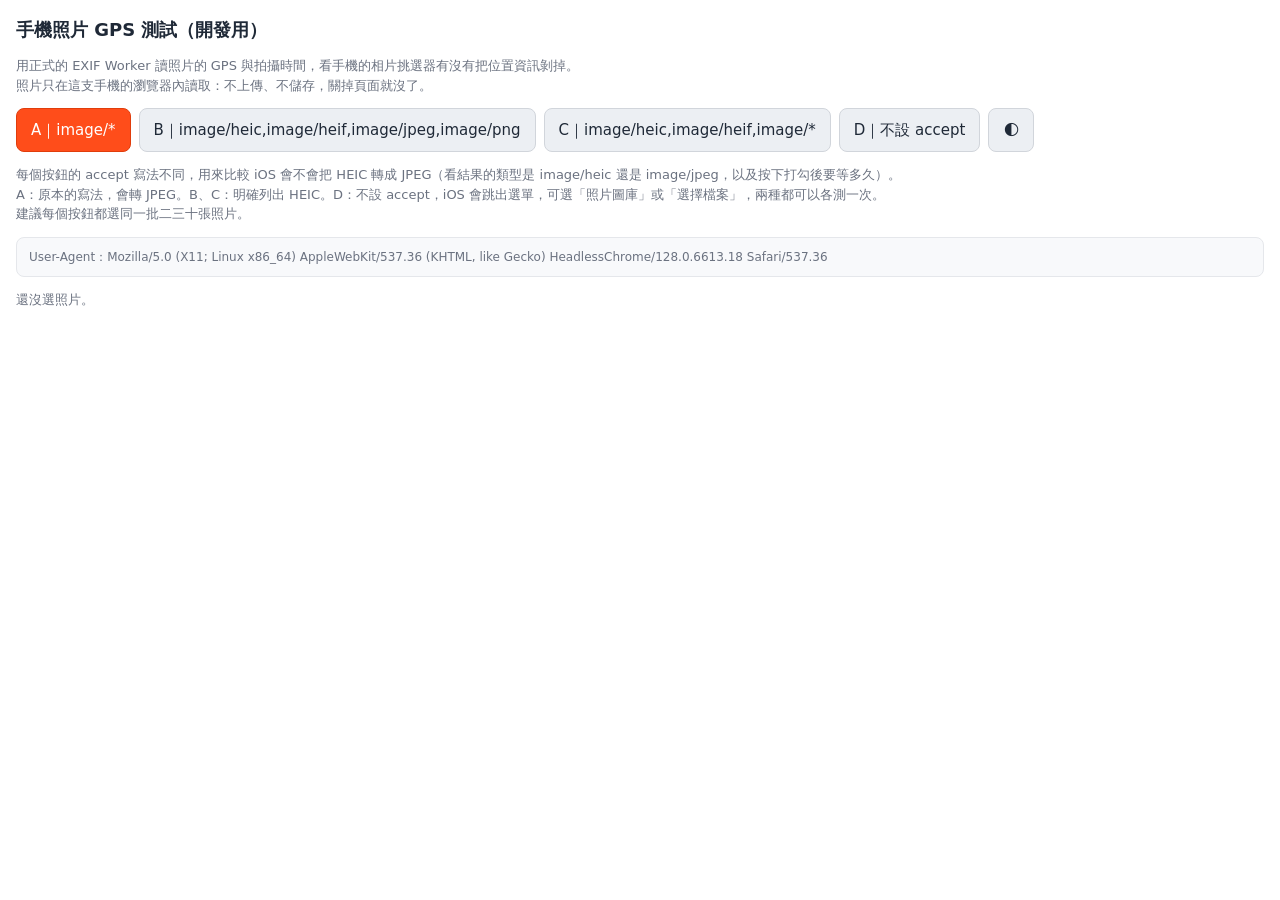
<file: dev/phone-gps.html>
<!DOCTYPE html>
<html lang="zh-TW">
<head>
<meta charset="UTF-8">
<meta name="viewport" content="width=device-width, initial-scale=1.0">
<title>手機照片 GPS 測試（開發用）</title>
<link rel="stylesheet" href="../css/theme.css">
<script src="../js/theme.js"></script>
<style>
  body { margin: 0; padding: 16px; font: calc(14px * var(--fs, 1))/1.5 "Microsoft JhengHei", system-ui, sans-serif; }
  h1 { font-size: calc(18px * var(--fs, 1)); margin: 0 0 4px; }
  .muted { color: var(--c-text-muted); font-size: calc(13px * var(--fs, 1)); }
  .bar { display: flex; flex-wrap: wrap; gap: 8px; margin: 12px 0; }
  .btn {
    display: inline-flex; align-items: center; justify-content: center; min-height: 44px; padding: 8px 14px;
    border: 1px solid var(--c-border-strong); border-radius: 8px; background: var(--c-surface-3); color: var(--c-text);
    font: inherit; font-size: calc(15px * var(--fs, 1)); cursor: pointer;
  }
  .btn.primary { background: var(--c-accent); border-color: var(--c-accent-strong); color: var(--c-on-accent); }
  .btn:disabled { opacity: .5; cursor: default; }
  input[type=file] { display: none; }
  .card { background: var(--c-surface-2); border: 1px solid var(--c-border); border-radius: 8px; padding: 10px 12px; margin: 10px 0; }
  .stats { display: flex; flex-wrap: wrap; gap: 6px 16px; font-size: calc(15px * var(--fs, 1)); }
  .ok { color: var(--c-success); font-weight: bold; }
  .warn { color: var(--c-text-muted); font-weight: bold; }
  .bad { color: var(--c-danger); font-weight: bold; }
  .ua { word-break: break-all; font-size: calc(12px * var(--fs, 1)); color: var(--c-text-muted); }
  .tbl-wrap { overflow-x: auto; }
  table { border-collapse: collapse; width: 100%; font-size: calc(13px * var(--fs, 1)); }
  td, th { border: 1px solid var(--c-border); padding: 3px 6px; text-align: left; vertical-align: top; white-space: nowrap; }
  td.name { white-space: normal; word-break: break-all; min-width: 8em; }
  th { background: var(--c-surface-3); }
  #copyMsg { margin-left: 4px; }
</style>
</head>
<body>
<h1>手機照片 GPS 測試（開發用）</h1>
<p class="muted">用正式的 EXIF Worker 讀照片的 GPS 與拍攝時間，看手機的相片挑選器有沒有把位置資訊剝掉。<br>
照片只在這支手機的瀏覽器內讀取：不上傳、不儲存，關掉頁面就沒了。</p>

<div class="bar" id="pickers">
  <button type="button" class="btn" data-theme-toggle title="切換淺色／深色模式" aria-label="切換淺色／深色模式">🌓</button>
</div>
<p class="muted">每個按鈕的 accept 寫法不同，用來比較 iOS 會不會把 HEIC 轉成 JPEG（看結果的類型是 image/heic 還是 image/jpeg，以及按下打勾後要等多久）。<br>
A：原本的寫法，會轉 JPEG。B、C：明確列出 HEIC。D：不設 accept，iOS 會跳出選單，可選「照片圖庫」或「選擇檔案」，兩種都可以各測一次。<br>
建議每個按鈕都選同一批二三十張照片。</p>

<div class="card">
  <div class="ua" id="ua"></div>
</div>

<div id="result"><p class="muted">還沒選照片。</p></div>

<script type="module">
const $ = id => document.getElementById(id);
const UA = navigator.userAgent;
$('ua').textContent = 'User-Agent：' + UA;

const worker = new Worker(new URL('../js/worker/exif.worker.js', import.meta.url), { type: 'module' });
let seq = 0;
const pending = new Map();
worker.onmessage = e => { const p = pending.get(e.data.id); if (p) { pending.delete(e.data.id); p(e.data); } };
worker.onerror = e => { $('result').innerHTML = ''; $('result').append(Object.assign(document.createElement('p'), { className: 'bad', textContent: 'Worker 載入失敗：' + (e.message || e) })); };
const parse = files => new Promise(res => { const id = ++seq; pending.set(id, res); worker.postMessage({ id, files }); });

const STATUS = [['有 GPS', 'ok'], ['沒 GPS', 'warn'], ['讀取失敗', 'bad']];
const pad = n => String(n).padStart(2, '0');
const fmtTime = t => {
    if (!Number.isFinite(t)) return '—';
    const d = new Date(t * 1000);   // 當地時鐘時間當 UTC
    return `${d.getUTCFullYear()}-${pad(d.getUTCMonth() + 1)}-${pad(d.getUTCDate())} ${pad(d.getUTCHours())}:${pad(d.getUTCMinutes())}:${pad(d.getUTCSeconds())}`;
};
const fmtSize = b => b >= 1048576 ? (b / 1048576).toFixed(1) + ' MB' : (b / 1024).toFixed(0) + ' KB';
const ext = name => { const i = name.lastIndexOf('.'); return i > 0 ? name.slice(i + 1).toLowerCase() : '（無）'; };

let last = null;   // 最近一次結果（給「複製摘要」用）

async function run(files, source) {
    files = Array.from(files);
    if (!files.length) return;
    const btns = document.querySelectorAll('[data-picker]');
    btns.forEach(b => b.disabled = true);
    $('result').innerHTML = `<p class="muted">解析 ${files.length} 張中…</p>`;
    const t0 = performance.now();
    const r = await parse(files);
    const ms = Math.round(performance.now() - t0);
    btns.forEach(b => b.disabled = false);

    const count = [0, 0, 0];
    let withTime = 0;
    const byType = {};
    files.forEach((f, i) => {
        const s = r.status[i];
        count[s]++;
        if (Number.isFinite(r.time[i])) withTime++;
        const k = `${f.type || '（空）'} .${ext(f.name)}`;
        const b = byType[k] ||= [0, 0, 0];
        b[s]++;
    });
    last = { source, n: files.length, count, withTime, byType, ms };
    window.__phoneGps = { ...last, lat: Array.from(r.lat), lng: Array.from(r.lng), time: Array.from(r.time), status: Array.from(r.status), names: files.map(f => f.name) };

    const root = $('result');
    root.innerHTML = '';
    const card = document.createElement('div');
    card.className = 'card';
    card.innerHTML = `<div><b>${source}</b>：${files.length} 張，解析 ${ms} 毫秒（平均 ${(ms / files.length).toFixed(0)} 毫秒／張）</div>
      <div class="stats">
        <span class="ok">有 GPS ${count[0]}</span>
        <span class="warn">沒 GPS ${count[1]}</span>
        <span class="bad">讀取失敗 ${count[2]}</span>
        <span>有拍攝時間 ${withTime}</span>
      </div>
      <div class="bar"><button type="button" class="btn" id="btnCopy">📋 複製摘要（不含座標）</button><span class="muted" id="copyMsg"></span></div>`;
    root.append(card);
    $('btnCopy').onclick = copySummary;

    const wrap = document.createElement('div');
    wrap.className = 'tbl-wrap';
    const tbl = document.createElement('table');
    tbl.innerHTML = '<thead><tr><th>#</th><th>檔名</th><th>類型</th><th>大小</th><th>緯度</th><th>經度</th><th>拍攝時間</th><th>狀態</th></tr></thead>';
    const tb = document.createElement('tbody');
    files.forEach((f, i) => {
        const s = r.status[i];
        const tr = document.createElement('tr');
        const cells = [
            i + 1, f.name, f.type || '（空）', fmtSize(f.size),
            s === 0 ? r.lat[i].toFixed(3) : '—', s === 0 ? r.lng[i].toFixed(3) : '—',
            fmtTime(r.time[i]), STATUS[s][0],
        ];
        cells.forEach((v, j) => {
            const td = document.createElement('td');
            td.textContent = v;
            if (j === 1) td.className = 'name';
            if (j === 7) td.className = STATUS[s][1];
            tr.append(td);
        });
        tb.append(tr);
    });
    tbl.append(tb);
    wrap.append(tbl);
    root.append(wrap);
}

function summaryText() {
    const L = last;
    const lines = [
        `手機照片 GPS 測試｜${L.source}`,
        `User-Agent：${UA}`,
        `共 ${L.n} 張：有 GPS ${L.count[0]}、沒 GPS ${L.count[1]}、讀取失敗 ${L.count[2]}；有拍攝時間 ${L.withTime}`,
        `解析 ${L.ms} 毫秒`,
        '依類型（有 GPS／沒 GPS／失敗）：',
        ...Object.entries(L.byType).map(([k, b]) => `  ${k}：${b[0]}／${b[1]}／${b[2]}`),
    ];
    return lines.join('\n');
}

async function copySummary() {
    const text = summaryText();
    let ok = false;
    try { await navigator.clipboard.writeText(text); ok = true; } catch (e) {
        // 舊瀏覽器或非安全連線：退回 textarea + execCommand
        const ta = Object.assign(document.createElement('textarea'), { value: text });
        document.body.append(ta); ta.select();
        try { ok = document.execCommand('copy'); } catch (e2) { /* 無 */ }
        ta.remove();
    }
    $('copyMsg').textContent = ok ? '已複製' : '無法自動複製，請長按下方文字全選後複製';
    if (!ok && !$('copyBox')) {
        const box = Object.assign(document.createElement('textarea'), { id: 'copyBox', readOnly: true, value: text, rows: 8 });
        box.style.cssText = 'width:100%;box-sizing:border-box;font:inherit;font-size:calc(12px * var(--fs, 1));background:var(--c-surface);color:var(--c-text);border:1px solid var(--c-border-strong);border-radius:6px;';
        $('btnCopy').closest('.card').append(box);
        box.focus(); box.select();
    }
}

// 測試用的 accept 寫法（null＝不設 accept）
const PICKERS = [
    ['A', 'image/*'],
    ['B', 'image/heic,image/heif,image/jpeg,image/png'],
    ['C', 'image/heic,image/heif,image/*'],
    ['D', null],
];
const bar = $('pickers');
const themeBtn = bar.querySelector('[data-theme-toggle]');
for (const [key, accept] of PICKERS) {
    const input = Object.assign(document.createElement('input'), { type: 'file', multiple: true });
    if (accept != null) input.accept = accept;
    const btn = Object.assign(document.createElement('button'), { type: 'button', className: 'btn' + (key === 'A' ? ' primary' : '') });
    btn.textContent = `${key}｜${accept ?? '不設 accept'}`;
    btn.dataset.picker = '';
    const source = `${key}（accept：${accept ?? '不設'}）`;
    btn.onclick = () => input.click();
    input.onchange = e => { run(e.target.files, source); e.target.value = ''; };
    bar.insertBefore(btn, themeBtn);
    bar.append(input);
}
window.__phoneGpsRun = run;   // 桌機自動測試用
</script>
</body>
</html>
</file>
<file: vendor/leaflet-1.9.4/leaflet.css>
/* required styles */

.leaflet-pane,
.leaflet-tile,
.leaflet-marker-icon,
.leaflet-marker-shadow,
.leaflet-tile-container,
.leaflet-pane > svg,
.leaflet-pane > canvas,
.leaflet-zoom-box,
.leaflet-image-layer,
.leaflet-layer {
	position: absolute;
	left: 0;
	top: 0;
	}
.leaflet-container {
	overflow: hidden;
	}
.leaflet-tile,
.leaflet-marker-icon,
.leaflet-marker-shadow {
	-webkit-user-select: none;
	   -moz-user-select: none;
	        user-select: none;
	  -webkit-user-drag: none;
	}
/* Prevents IE11 from highlighting tiles in blue */
.leaflet-tile::selection {
	background: transparent;
}
/* Safari renders non-retina tile on retina better with this, but Chrome is worse */
.leaflet-safari .leaflet-tile {
	image-rendering: -webkit-optimize-contrast;
	}
/* hack that prevents hw layers "stretching" when loading new tiles */
.leaflet-safari .leaflet-tile-container {
	width: 1600px;
	height: 1600px;
	-webkit-transform-origin: 0 0;
	}
.leaflet-marker-icon,
.leaflet-marker-shadow {
	display: block;
	}
/* .leaflet-container svg: reset svg max-width decleration shipped in Joomla! (joomla.org) 3.x */
/* .leaflet-container img: map is broken in FF if you have max-width: 100% on tiles */
.leaflet-container .leaflet-overlay-pane svg {
	max-width: none !important;
	max-height: none !important;
	}
.leaflet-container .leaflet-marker-pane img,
.leaflet-container .leaflet-shadow-pane img,
.leaflet-container .leaflet-tile-pane img,
.leaflet-container img.leaflet-image-layer,
.leaflet-container .leaflet-tile {
	max-width: none !important;
	max-height: none !important;
	width: auto;
	padding: 0;
	}

.leaflet-container img.leaflet-tile {
	/* See: https://bugs.chromium.org/p/chromium/issues/detail?id=600120 */
	mix-blend-mode: plus-lighter;
}

.leaflet-container.leaflet-touch-zoom {
	-ms-touch-action: pan-x pan-y;
	touch-action: pan-x pan-y;
	}
.leaflet-container.leaflet-touch-drag {
	-ms-touch-action: pinch-zoom;
	/* Fallback for FF which doesn't support pinch-zoom */
	touch-action: none;
	touch-action: pinch-zoom;
}
.leaflet-container.leaflet-touch-drag.leaflet-touch-zoom {
	-ms-touch-action: none;
	touch-action: none;
}
.leaflet-container {
	-webkit-tap-highlight-color: transparent;
}
.leaflet-container a {
	-webkit-tap-highlight-color: rgba(51, 181, 229, 0.4);
}
.leaflet-tile {
	filter: inherit;
	visibility: hidden;
	}
.leaflet-tile-loaded {
	visibility: inherit;
	}
.leaflet-zoom-box {
	width: 0;
	height: 0;
	-moz-box-sizing: border-box;
	     box-sizing: border-box;
	z-index: 800;
	}
/* workaround for https://bugzilla.mozilla.org/show_bug.cgi?id=888319 */
.leaflet-overlay-pane svg {
	-moz-user-select: none;
	}

.leaflet-pane         { z-index: 400; }

.leaflet-tile-pane    { z-index: 200; }
.leaflet-overlay-pane { z-index: 400; }
.leaflet-shadow-pane  { z-index: 500; }
.leaflet-marker-pane  { z-index: 600; }
.leaflet-tooltip-pane   { z-index: 650; }
.leaflet-popup-pane   { z-index: 700; }

.leaflet-map-pane canvas { z-index: 100; }
.leaflet-map-pane svg    { z-index: 200; }

.leaflet-vml-shape {
	width: 1px;
	height: 1px;
	}
.lvml {
	behavior: url(#default#VML);
	display: inline-block;
	position: absolute;
	}


/* control positioning */

.leaflet-control {
	position: relative;
	z-index: 800;
	pointer-events: visiblePainted; /* IE 9-10 doesn't have auto */
	pointer-events: auto;
	}
.leaflet-top,
.leaflet-bottom {
	position: absolute;
	z-index: 1000;
	pointer-events: none;
	}
.leaflet-top {
	top: 0;
	}
.leaflet-right {
	right: 0;
	}
.leaflet-bottom {
	bottom: 0;
	}
.leaflet-left {
	left: 0;
	}
.leaflet-control {
	float: left;
	clear: both;
	}
.leaflet-right .leaflet-control {
	float: right;
	}
.leaflet-top .leaflet-control {
	margin-top: 10px;
	}
.leaflet-bottom .leaflet-control {
	margin-bottom: 10px;
	}
.leaflet-left .leaflet-control {
	margin-left: 10px;
	}
.leaflet-right .leaflet-control {
	margin-right: 10px;
	}


/* zoom and fade animations */

.leaflet-fade-anim .leaflet-popup {
	opacity: 0;
	-webkit-transition: opacity 0.2s linear;
	   -moz-transition: opacity 0.2s linear;
	        transition: opacity 0.2s linear;
	}
.leaflet-fade-anim .leaflet-map-pane .leaflet-popup {
	opacity: 1;
	}
.leaflet-zoom-animated {
	-webkit-transform-origin: 0 0;
	    -ms-transform-origin: 0 0;
	        transform-origin: 0 0;
	}
svg.leaflet-zoom-animated {
	will-change: transform;
}

.leaflet-zoom-anim .leaflet-zoom-animated {
	-webkit-transition: -webkit-transform 0.25s cubic-bezier(0,0,0.25,1);
	   -moz-transition:    -moz-transform 0.25s cubic-bezier(0,0,0.25,1);
	        transition:         transform 0.25s cubic-bezier(0,0,0.25,1);
	}
.leaflet-zoom-anim .leaflet-tile,
.leaflet-pan-anim .leaflet-tile {
	-webkit-transition: none;
	   -moz-transition: none;
	        transition: none;
	}

.leaflet-zoom-anim .leaflet-zoom-hide {
	visibility: hidden;
	}


/* cursors */

.leaflet-interactive {
	cursor: pointer;
	}
.leaflet-grab {
	cursor: -webkit-grab;
	cursor:    -moz-grab;
	cursor:         grab;
	}
.leaflet-crosshair,
.leaflet-crosshair .leaflet-interactive {
	cursor: crosshair;
	}
.leaflet-popup-pane,
.leaflet-control {
	cursor: auto;
	}
.leaflet-dragging .leaflet-grab,
.leaflet-dragging .leaflet-grab .leaflet-interactive,
.leaflet-dragging .leaflet-marker-draggable {
	cursor: move;
	cursor: -webkit-grabbing;
	cursor:    -moz-grabbing;
	cursor:         grabbing;
	}

/* marker & overlays interactivity */
.leaflet-marker-icon,
.leaflet-marker-shadow,
.leaflet-image-layer,
.leaflet-pane > svg path,
.leaflet-tile-container {
	pointer-events: none;
	}

.leaflet-marker-icon.leaflet-interactive,
.leaflet-image-layer.leaflet-interactive,
.leaflet-pane > svg path.leaflet-interactive,
svg.leaflet-image-layer.leaflet-interactive path {
	pointer-events: visiblePainted; /* IE 9-10 doesn't have auto */
	pointer-events: auto;
	}

/* visual tweaks */

.leaflet-container {
	background: #ddd;
	outline-offset: 1px;
	}
.leaflet-container a {
	color: #0078A8;
	}
.leaflet-zoom-box {
	border: 2px dotted #38f;
	background: rgba(255,255,255,0.5);
	}


/* general typography */
.leaflet-container {
	font-family: "Helvetica Neue", Arial, Helvetica, sans-serif;
	font-size: 12px;
	font-size: 0.75rem;
	line-height: 1.5;
	}


/* general toolbar styles */

.leaflet-bar {
	box-shadow: 0 1px 5px rgba(0,0,0,0.65);
	border-radius: 4px;
	}
.leaflet-bar a {
	background-color: #fff;
	border-bottom: 1px solid #ccc;
	width: 26px;
	height: 26px;
	line-height: 26px;
	display: block;
	text-align: center;
	text-decoration: none;
	color: black;
	}
.leaflet-bar a,
.leaflet-control-layers-toggle {
	background-position: 50% 50%;
	background-repeat: no-repeat;
	display: block;
	}
.leaflet-bar a:hover,
.leaflet-bar a:focus {
	background-color: #f4f4f4;
	}
.leaflet-bar a:first-child {
	border-top-left-radius: 4px;
	border-top-right-radius: 4px;
	}
.leaflet-bar a:last-child {
	border-bottom-left-radius: 4px;
	border-bottom-right-radius: 4px;
	border-bottom: none;
	}
.leaflet-bar a.leaflet-disabled {
	cursor: default;
	background-color: #f4f4f4;
	color: #bbb;
	}

.leaflet-touch .leaflet-bar a {
	width: 30px;
	height: 30px;
	line-height: 30px;
	}
.leaflet-touch .leaflet-bar a:first-child {
	border-top-left-radius: 2px;
	border-top-right-radius: 2px;
	}
.leaflet-touch .leaflet-bar a:last-child {
	border-bottom-left-radius: 2px;
	border-bottom-right-radius: 2px;
	}

/* zoom control */

.leaflet-control-zoom-in,
.leaflet-control-zoom-out {
	font: bold 18px 'Lucida Console', Monaco, monospace;
	text-indent: 1px;
	}

.leaflet-touch .leaflet-control-zoom-in, .leaflet-touch .leaflet-control-zoom-out  {
	font-size: 22px;
	}


/* layers control */

.leaflet-control-layers {
	box-shadow: 0 1px 5px rgba(0,0,0,0.4);
	background: #fff;
	border-radius: 5px;
	}
.leaflet-control-layers-toggle {
	background-image: url(images/layers.png);
	width: 36px;
	height: 36px;
	}
.leaflet-retina .leaflet-control-layers-toggle {
	background-image: url(images/layers-2x.png);
	background-size: 26px 26px;
	}
.leaflet-touch .leaflet-control-layers-toggle {
	width: 44px;
	height: 44px;
	}
.leaflet-control-layers .leaflet-control-layers-list,
.leaflet-control-layers-expanded .leaflet-control-layers-toggle {
	display: none;
	}
.leaflet-control-layers-expanded .leaflet-control-layers-list {
	display: block;
	position: relative;
	}
.leaflet-control-layers-expanded {
	padding: 6px 10px 6px 6px;
	color: #333;
	background: #fff;
	}
.leaflet-control-layers-scrollbar {
	overflow-y: scroll;
	overflow-x: hidden;
	padding-right: 5px;
	}
.leaflet-control-layers-selector {
	margin-top: 2px;
	position: relative;
	top: 1px;
	}
.leaflet-control-layers label {
	display: block;
	font-size: 13px;
	font-size: 1.08333em;
	}
.leaflet-control-layers-separator {
	height: 0;
	border-top: 1px solid #ddd;
	margin: 5px -10px 5px -6px;
	}

/* Default icon URLs */
.leaflet-default-icon-path { /* used only in path-guessing heuristic, see L.Icon.Default */
	background-image: url(images/marker-icon.png);
	}


/* attribution and scale controls */

.leaflet-container .leaflet-control-attribution {
	background: #fff;
	background: rgba(255, 255, 255, 0.8);
	margin: 0;
	}
.leaflet-control-attribution,
.leaflet-control-scale-line {
	padding: 0 5px;
	color: #333;
	line-height: 1.4;
	}
.leaflet-control-attribution a {
	text-decoration: none;
	}
.leaflet-control-attribution a:hover,
.leaflet-control-attribution a:focus {
	text-decoration: underline;
	}
.leaflet-attribution-flag {
	display: inline !important;
	vertical-align: baseline !important;
	width: 1em;
	height: 0.6669em;
	}
.leaflet-left .leaflet-control-scale {
	margin-left: 5px;
	}
.leaflet-bottom .leaflet-control-scale {
	margin-bottom: 5px;
	}
.leaflet-control-scale-line {
	border: 2px solid #777;
	border-top: none;
	line-height: 1.1;
	padding: 2px 5px 1px;
	white-space: nowrap;
	-moz-box-sizing: border-box;
	     box-sizing: border-box;
	background: rgba(255, 255, 255, 0.8);
	text-shadow: 1px 1px #fff;
	}
.leaflet-control-scale-line:not(:first-child) {
	border-top: 2px solid #777;
	border-bottom: none;
	margin-top: -2px;
	}
.leaflet-control-scale-line:not(:first-child):not(:last-child) {
	border-bottom: 2px solid #777;
	}

.leaflet-touch .leaflet-control-attribution,
.leaflet-touch .leaflet-control-layers,
.leaflet-touch .leaflet-bar {
	box-shadow: none;
	}
.leaflet-touch .leaflet-control-layers,
.leaflet-touch .leaflet-bar {
	border: 2px solid rgba(0,0,0,0.2);
	background-clip: padding-box;
	}


/* popup */

.leaflet-popup {
	position: absolute;
	text-align: center;
	margin-bottom: 20px;
	}
.leaflet-popup-content-wrapper {
	padding: 1px;
	text-align: left;
	border-radius: 12px;
	}
.leaflet-popup-content {
	margin: 13px 24px 13px 20px;
	line-height: 1.3;
	font-size: 13px;
	font-size: 1.08333em;
	min-height: 1px;
	}
.leaflet-popup-content p {
	margin: 17px 0;
	margin: 1.3em 0;
	}
.leaflet-popup-tip-container {
	width: 40px;
	height: 20px;
	position: absolute;
	left: 50%;
	margin-top: -1px;
	margin-left: -20px;
	overflow: hidden;
	pointer-events: none;
	}
.leaflet-popup-tip {
	width: 17px;
	height: 17px;
	padding: 1px;

	margin: -10px auto 0;
	pointer-events: auto;

	-webkit-transform: rotate(45deg);
	   -moz-transform: rotate(45deg);
	    -ms-transform: rotate(45deg);
	        transform: rotate(45deg);
	}
.leaflet-popup-content-wrapper,
.leaflet-popup-tip {
	background: white;
	color: #333;
	box-shadow: 0 3px 14px rgba(0,0,0,0.4);
	}
.leaflet-container a.leaflet-popup-close-button {
	position: absolute;
	top: 0;
	right: 0;
	border: none;
	text-align: center;
	width: 24px;
	height: 24px;
	font: 16px/24px Tahoma, Verdana, sans-serif;
	color: #757575;
	text-decoration: none;
	background: transparent;
	}
.leaflet-container a.leaflet-popup-close-button:hover,
.leaflet-container a.leaflet-popup-close-button:focus {
	color: #585858;
	}
.leaflet-popup-scrolled {
	overflow: auto;
	}

.leaflet-oldie .leaflet-popup-content-wrapper {
	-ms-zoom: 1;
	}
.leaflet-oldie .leaflet-popup-tip {
	width: 24px;
	margin: 0 auto;

	-ms-filter: "progid:DXImageTransform.Microsoft.Matrix(M11=0.70710678, M12=0.70710678, M21=-0.70710678, M22=0.70710678)";
	filter: progid:DXImageTransform.Microsoft.Matrix(M11=0.70710678, M12=0.70710678, M21=-0.70710678, M22=0.70710678);
	}

.leaflet-oldie .leaflet-control-zoom,
.leaflet-oldie .leaflet-control-layers,
.leaflet-oldie .leaflet-popup-content-wrapper,
.leaflet-oldie .leaflet-popup-tip {
	border: 1px solid #999;
	}


/* div icon */

.leaflet-div-icon {
	background: #fff;
	border: 1px solid #666;
	}


/* Tooltip */
/* Base styles for the element that has a tooltip */
.leaflet-tooltip {
	position: absolute;
	padding: 6px;
	background-color: #fff;
	border: 1px solid #fff;
	border-radius: 3px;
	color: #222;
	white-space: nowrap;
	-webkit-user-select: none;
	-moz-user-select: none;
	-ms-user-select: none;
	user-select: none;
	pointer-events: none;
	box-shadow: 0 1px 3px rgba(0,0,0,0.4);
	}
.leaflet-tooltip.leaflet-interactive {
	cursor: pointer;
	pointer-events: auto;
	}
.leaflet-tooltip-top:before,
.leaflet-tooltip-bottom:before,
.leaflet-tooltip-left:before,
.leaflet-tooltip-right:before {
	position: absolute;
	pointer-events: none;
	border: 6px solid transparent;
	background: transparent;
	content: "";
	}

/* Directions */

.leaflet-tooltip-bottom {
	margin-top: 6px;
}
.leaflet-tooltip-top {
	margin-top: -6px;
}
.leaflet-tooltip-bottom:before,
.leaflet-tooltip-top:before {
	left: 50%;
	margin-left: -6px;
	}
.leaflet-tooltip-top:before {
	bottom: 0;
	margin-bottom: -12px;
	border-top-color: #fff;
	}
.leaflet-tooltip-bottom:before {
	top: 0;
	margin-top: -12px;
	margin-left: -6px;
	border-bottom-color: #fff;
	}
.leaflet-tooltip-left {
	margin-left: -6px;
}
.leaflet-tooltip-right {
	margin-left: 6px;
}
.leaflet-tooltip-left:before,
.leaflet-tooltip-right:before {
	top: 50%;
	margin-top: -6px;
	}
.leaflet-tooltip-left:before {
	right: 0;
	margin-right: -12px;
	border-left-color: #fff;
	}
.leaflet-tooltip-right:before {
	left: 0;
	margin-left: -12px;
	border-right-color: #fff;
	}

/* Printing */

@media print {
	/* Prevent printers from removing background-images of controls. */
	.leaflet-control {
		-webkit-print-color-adjust: exact;
		print-color-adjust: exact;
		}
	}
</file>
<file: css/explore.css>
/* 迷霧探索成就頁（js/explore.js）；複製自原專案 dashboard/explore.css
   寬度分界只用 640／900／1200（規則見 js/device.js 開頭） */

/* 模組變數只當別名，指向 --c-*；彈窗掛在 body 下，也要定義 */
#explore,
.ex-modal {
    --ex-accent: var(--c-accent);
    --ex-accent-dark: var(--c-accent-strong);
    --ex-border: var(--c-border);
    --ex-text: var(--c-text);
    --ex-muted: var(--c-text-muted);
    --ex-fog: var(--c-fog);
}

#explore {
    grid-column: span 3;
    padding: 18px 20px 20px;
    background: var(--c-surface);
    border-radius: 10px;
    box-shadow: 0 2px 5px rgba(0, 0, 0, 0.1);
    font-family: "Microsoft JhengHei", "PingFang TC", sans-serif;
    color: var(--ex-text);
    font-size: calc(14px * var(--fs, 1));
}

.ex-loading,
.ex-empty {
    padding: 24px;
    text-align: center;
    color: var(--ex-muted);
}

/* ---------- 標題列與分段按鈕 ---------- */

/* 沒有任何足跡時的頂端提示：可以手動加入 */
.ex-start {
    display: flex;
    flex-wrap: wrap;
    align-items: center;
    gap: 8px 14px;
    margin-bottom: 14px;
    padding: 10px 16px;
    background: var(--c-accent-soft);
    border: 1px solid var(--c-accent);
    border-left-width: 5px;
    border-radius: 10px;
    font-size: calc(14px * var(--fs, 1));
    line-height: 1.6;
}

.ex-start[hidden] {
    display: none;
}

.ex-start-text {
    flex: 1 1 280px;
}

.ex-start-text > b:first-child {
    display: block;
}

.ex-start-btn {
    flex: none;
    padding: 6px 14px;
    border: 1px solid var(--c-accent);
    border-radius: 999px;
    background: var(--c-surface);
    color: var(--c-accent-strong);
    font: inherit;
    font-weight: bold;
    cursor: pointer;
}

.ex-start-btn:hover {
    background: var(--c-accent);
    color: var(--c-on-accent);
}

.ex-head {
    display: flex;
    flex-wrap: wrap;
    align-items: center;
    gap: 10px 14px;
    margin-bottom: 14px;
}

.ex-title {
    margin: 0;
    font-size: calc(18px * var(--fs, 1));
    font-weight: bold;
}

.ex-hint {
    margin-left: auto;
    font-size: calc(12px * var(--fs, 1));
    color: var(--ex-muted);
}

.ex-seg {
    display: inline-flex;
    padding: 3px;
    background: var(--c-surface-3);
    border-radius: 8px;
}

.ex-seg button {
    min-width: 56px;
    height: 28px;
    padding: 0 12px;
    font-size: calc(13px * var(--fs, 1));
    color: var(--ex-muted);
    background: transparent;
    border: none;
    border-radius: 6px;
    cursor: pointer;
    transition: background 0.15s, color 0.15s;
}

.ex-seg button:hover {
    color: var(--ex-text);
}

.ex-seg button.active {
    color: var(--ex-accent-dark);
    font-weight: bold;
    background: var(--c-surface);
    box-shadow: 0 1px 3px rgba(0, 0, 0, 0.12);
}

/* ---------- 卡片格線 ---------- */

.ex-grid {
    display: grid;
    grid-template-columns: minmax(300px, 1.1fr) 1fr 1fr;
    grid-template-areas:
        "map progress recent"
        "map yearly yearly";
    gap: 14px;
}

.ex-card {
    min-width: 0;
    padding: 12px 14px;
    background: var(--c-surface-2);
    border: 1px solid var(--c-border);
    border-radius: 10px;
}

.ex-card-title {
    margin-bottom: 8px;
    font-size: calc(13px * var(--fs, 1));
    font-weight: bold;
}

.ex-card-title small {
    font-weight: normal;
    color: var(--ex-muted);
}

.ex-mapcard { grid-area: map; display: flex; flex-direction: column; }
.ex-progress { grid-area: progress; }
.ex-recent { grid-area: recent; }

/* 整張卡片可點（探索率 → 捲到明細並展開；最近解鎖 → 完整解鎖順序彈窗），外框同迷霧小地圖 */
.ex-card-link {
    cursor: pointer;
    transition: box-shadow 0.15s;
}

.ex-card-link:hover,
.ex-card-link:focus-visible {
    outline: none;
    box-shadow: inset 0 0 0 2px rgba(255, 77, 26, 0.45);
}

.ex-yearly { grid-area: yearly; }

@media (max-width: 1200px) {
    .ex-grid {
        grid-template-columns: 1fr 1fr;
        grid-template-areas:
            "map progress"
            "map recent"
            "yearly yearly";
    }
}

@media (max-width: 640px) {
    .ex-grid {
        grid-template-columns: 1fr;
        grid-template-areas: "map" "progress" "recent" "yearly";
    }
}

/* ---------- 迷霧小地圖 ---------- */

.ex-mapwrap {
    position: relative;
    flex: 1;
    min-height: 420px;
    background: var(--c-sidebar-bg);   /* 地圖底色（海）同側邊欄的淺藍 */
    border-radius: 8px;
    overflow: hidden;
    cursor: zoom-in;
    outline: none;
    transition: box-shadow 0.15s;
}

.ex-mapwrap:hover,
.ex-mapwrap:focus-visible {
    box-shadow: inset 0 0 0 2px rgba(255, 77, 26, 0.45);
}

.ex-mapwrap .ex-map {
    cursor: zoom-in;
}

.ex-zoom-hint {
    position: absolute;
    right: 8px;
    bottom: 8px;
    padding: 2px 8px;
    font-size: calc(12px * var(--fs, 1));
    color: var(--ex-text);
    background: color-mix(in srgb, var(--c-surface) 85%, transparent);
    border-radius: 999px;
    pointer-events: none;
}

/* 村里層級：不畫內嵌地圖，只留可點擊開啟大圖的區塊 */
.ex-village-open {
    position: absolute;
    inset: 0;
    display: flex;
    flex-direction: column;
    align-items: center;
    justify-content: center;
    gap: 6px;
    text-align: center;
    background: repeating-linear-gradient(45deg, var(--c-surface-3) 0 14px, var(--c-surface-3) 14px 28px);
}

.ex-village-open[hidden] {
    display: none;
}

.ex-village-icon {
    font-size: calc(44px * var(--fs, 1));
}

.ex-village-text {
    font-size: calc(18px * var(--fs, 1));
    font-weight: bold;
}

.ex-village-sub {
    font-size: calc(13px * var(--fs, 1));
    color: var(--ex-muted);
}

/* 迷霧地圖：區域畫在 canvas（js/explore.js paintCanvas），svg 是空的，只接收觸控、滑鼠並提供視窗
   canvas 讀這裡的 --map-off（未解鎖的迷霧色，不透明度 0.75）；界線 --c-surface、海岸線 --c-map-coast */
.ex-map {
    --map-off: var(--ex-fog);
    display: block;
    width: 100%;
    height: 100%;
    min-height: 420px;
}

/* 滑過／點選的外框：畫在疊在地圖上的另一張 SVG（js/explore.js setHl），不會被鄰居蓋住、也不用重畫整張地圖 */
.ex-map-hl {
    position: absolute;
    inset: 0;
    width: 100%;
    height: 100%;
    pointer-events: none;
}

.ex-map-hl path {
    fill: none;
    stroke: var(--ex-text);
    stroke-width: 2px;
    vector-effect: non-scaling-stroke;
    stroke-linejoin: round;
}

/* 放大彈窗的村里層畫在 canvas（js/explore.js paintCanvas）；svg 疊在上面接收觸控與滑鼠 */
.ex-map-cv {
    position: absolute;
    inset: 0;
    width: 100%;
    height: 100%;
    pointer-events: none;
}

.ex-map-cv[hidden] {
    display: none;
}

/* 放大彈窗拖曳、雙指縮放時用 transform 移動地圖（放開才重畫） */
.ex-modal-map,
.ex-modal .ex-map-hl,
.ex-modal .ex-map-cv {
    transform-origin: 0 0;
}

.ex-modal-map.dragging,
.ex-modal-map.dragging ~ .ex-map-hl,
.ex-modal-map.dragging ~ .ex-map-cv {
    will-change: transform;
}

.ex-map-loading {
    position: absolute;
    inset: 0;
    display: flex;
    align-items: center;
    justify-content: center;
    color: var(--ex-muted);
    background: color-mix(in srgb, var(--c-surface-3) 70%, transparent);
}

.ex-map-loading[hidden],
.ex-tip[hidden] {
    display: none;
}

.ex-tip {
    position: absolute;
    z-index: 2;
    max-width: 200px;
    padding: 6px 10px;
    font-size: calc(12px * var(--fs, 1));
    color: var(--c-on-accent);
    background: var(--c-tooltip-bg);
    border-radius: 6px;
    pointer-events: none;
}

.ex-legend {
    display: flex;
    flex-wrap: wrap;
    gap: 6px 14px;
    margin-top: 8px;
    font-size: calc(12px * var(--fs, 1));
    color: var(--ex-muted);
}

.ex-legend-item {
    display: inline-flex;
    align-items: center;
    gap: 6px;
}

.ex-legend .sw {
    display: inline-block;
    width: 28px;
    height: 10px;
    border-radius: 3px;
}

.ex-legend .sw.fog {
    width: 14px;
    background: var(--ex-fog);
    opacity: 0.75;
}

.ex-legend .sw.grad {
    background: linear-gradient(90deg, rgb(255, 226, 205), rgb(232, 74, 23));
}

/* 小地圖的圖例（含上色切換）放在地圖上方 */
#ex-legend {
    margin: 0 0 10px;
}

/* 制霸五色的色塊：白色要有外框才看得見 */
.ex-legend .sw.lv {
    width: 14px;
    box-shadow: inset 0 0 0 1px var(--c-border);
}

/* 圖例前的上色切換（年份／制霸五色） */
.ex-color-seg button {
    min-width: 0;
    height: 24px;
    padding: 0 10px;
    font-size: calc(12px * var(--fs, 1));
}

/* ---------- 探索率 ---------- */

.ex-donut-svg {
    display: block;
    width: calc(170px * var(--fs, 1));
    height: 170px;
    margin: 0 auto;
}

.ex-donut-bg {
    fill: none;
    stroke: var(--c-border);
    stroke-width: 14;
}

.ex-donut-fg {
    fill: none;
    stroke: var(--ex-accent);
    stroke-width: 14;
    stroke-linecap: round;
    transition: stroke-dasharray 0.4s;
}

.ex-donut-pct {
    font-size: 22px;
    font-weight: bold;
    text-anchor: middle;
    fill: var(--ex-text);
}

.ex-donut-label {
    font-size: 11px;
    text-anchor: middle;
    fill: var(--ex-muted);
}

.ex-progress-sub {
    margin-top: 6px;
    text-align: center;
    line-height: 1.7;
}

.ex-progress-sub b {
    font-size: calc(18px * var(--fs, 1));
}

.ex-progress-sub span {
    font-size: calc(12px * var(--fs, 1));
    color: var(--ex-muted);
}

/* ---------- 最近解鎖 ---------- */

.ex-recent-list {
    margin: 0;
    padding: 0;
    list-style: none;
}

.ex-recent-list li {
    display: grid;
    grid-template-columns: calc(82px * var(--fs, 1)) 1fr auto;
    gap: 8px;
    align-items: center;
    padding: 5px 0;
    font-size: calc(13px * var(--fs, 1));
    border-bottom: 1px solid var(--c-border);
}

.ex-recent-list li:last-child {
    border-bottom: none;
}

.ex-recent-date {
    color: var(--ex-muted);
    font-variant-numeric: tabular-nums;
}

.ex-recent-name {
    overflow: hidden;
    white-space: nowrap;
    text-overflow: ellipsis;
}

.ex-recent-n {
    font-size: calc(12px * var(--fs, 1));
    color: var(--ex-accent-dark);
    font-weight: bold;
}

.ex-yearly-chart {
    width: 100%;
    min-height: 240px;
}

/* ---------- 明細 ---------- */

.ex-table {
    display: grid;
    /* 最多兩欄（每欄至少半寬），窄到放不下 420px 時一欄 */
    grid-template-columns: repeat(auto-fill, minmax(min(100%, max(420px, calc((100% - 40px) / 2))), 1fr));
    gap: 2px 40px;
    container-type: inline-size;
}

/* 兩欄時（寬度 ≥ 420×2＋40）中間畫一條直線分隔：左欄每列右邊 20px（欄距一半）處 */
@container (min-width: 880px) {
    .ex-row:nth-child(odd)::after {
        content: "";
        position: absolute;
        top: -1px;
        bottom: -2px;
        right: -20px;
        border-right: 1px solid var(--c-border);
    }
}

.ex-row {
    position: relative;
    display: grid;
    grid-template-columns: minmax(calc(70px * var(--fs, 1)), calc(110px * var(--fs, 1))) minmax(calc(80px * var(--fs, 1)), calc(110px * var(--fs, 1))) 1fr auto;
    gap: 10px;
    align-items: center;
    padding: 5px 0;
    border-bottom: 1px solid var(--c-border);
}

.ex-row.locked .ex-row-name,
.ex-row.locked .ex-row-date {
    color: var(--c-text-faint);
}

.ex-row-name {
    font-weight: bold;
    overflow: hidden;
    white-space: nowrap;
    text-overflow: ellipsis;
}

.ex-row-date {
    font-size: calc(12px * var(--fs, 1));
    color: var(--ex-muted);
}

.ex-bar {
    height: 8px;
    background: var(--c-border);
    border-radius: 999px;
    overflow: hidden;
}

.ex-bar-fill {
    height: 100%;
    background: #ff8a5c;
    border-radius: 999px;
}

.ex-bar-fill.full {
    background: var(--ex-accent);
}

.ex-bar-text {
    font-size: calc(12px * var(--fs, 1));
    color: var(--ex-muted);
    text-align: right;
    font-variant-numeric: tabular-nums;
}

.ex-tag {
    display: inline-block;
    margin-left: 4px;
    padding: 0 6px;
    font-size: calc(11px * var(--fs, 1));
    color: var(--c-on-accent);
    background: var(--ex-accent);
    border-radius: 999px;
    vertical-align: 1px;
}

.ex-group {
    padding: 8px 0;
    border-bottom: 1px solid var(--c-border);
}

.ex-group-head {
    display: flex;
    gap: 8px;
    align-items: center;
    margin-bottom: 6px;
}

.ex-group-head span:not(.ex-tag) {
    font-size: calc(12px * var(--fs, 1));
    color: var(--ex-muted);
}

.ex-chips {
    display: flex;
    flex-wrap: wrap;
    gap: 5px;
}

.ex-chip {
    padding: 2px 9px;
    font-size: calc(12px * var(--fs, 1));
    color: var(--c-text-faint);
    background: var(--c-surface-3);
    border-radius: 999px;
    cursor: default;
}

.ex-chip.on {
    color: var(--c-accent-strong);
    background: var(--c-accent-soft);
}

/* 觸控：鄉鎮小方塊點一下顯示首次解鎖日期（data-tip），點開的那個加外框 */
.ex-chip[data-tip],
.ex-chip[data-code] {
    cursor: pointer;
}

.ex-chip[data-code]:hover,
.ex-chip[data-code]:focus-visible {
    outline: 1px solid var(--c-accent);
    outline-offset: 1px;
}

/* 明細鄉鎮小方塊的補點泡泡（位置相對於明細區塊） */
#ex-detail-sec {
    position: relative;
}

#ex-dtip {
    z-index: 5;
}

.ex-chip[aria-expanded="true"] {
    outline: 2px solid var(--c-accent);
    outline-offset: 1px;
}

.ex-fold {
    border-bottom: 1px solid var(--c-border);
}

.ex-fold summary {
    display: grid;
    grid-template-columns: calc(110px * var(--fs, 1)) 1fr calc(140px * var(--fs, 1));
    gap: 10px;
    align-items: center;
    padding: 7px 0;
    cursor: pointer;
    list-style: none;
}

.ex-fold summary::-webkit-details-marker {
    display: none;
}

.ex-fold summary .ex-row-name::before {
    content: "▸ ";
    color: var(--ex-muted);
}

.ex-fold[open] summary .ex-row-name::before {
    content: "▾ ";
}

.ex-fold .ex-table {
    padding: 0 0 10px 18px;
}


/* ---------- 可展開的整列區塊（成就徽章、明細） ---------- */

.ex-section {
    margin-top: 16px;
    background: var(--c-surface-2);
    border: 1px solid var(--c-border);
    border-radius: 10px;
}

.ex-section > summary {
    display: flex;
    align-items: center;
    gap: 12px;
    padding: 14px 18px;
    cursor: pointer;
    list-style: none;
    border-radius: 10px;
    transition: background 0.15s;
}

.ex-section > summary::-webkit-details-marker {
    display: none;
}

.ex-section > summary:hover {
    background: var(--c-hover);
}

.ex-section > summary::after {
    content: "▾";
    margin-left: 4px;
    color: var(--ex-muted);
    transition: transform 0.2s;
}

.ex-section[open] > summary::after {
    transform: rotate(180deg);
}

.ex-section[open] > summary {
    border-bottom: 1px solid var(--c-border);
    border-radius: 10px 10px 0 0;
}

.ex-section-title {
    font-size: calc(17px * var(--fs, 1));
    font-weight: bold;
}

.ex-section-hint {
    margin-left: auto;
    font-size: calc(12px * var(--fs, 1));
    color: var(--ex-muted);
}

.ex-section[open] .ex-section-hint {
    visibility: hidden;
}

/* 成就徽章：底色與其他區塊相同（淺灰）；摺疊時標題列下方顯示各大類進度卡（3 欄），展開後隱藏 */
.ex-badges-sec > summary {
    flex-wrap: wrap;
}

/* 展開箭頭留在標題那一列（總覽排在最後） */
.ex-badges-sec > summary::after {
    order: 1;
}

.ex-ach-overview {
    order: 2;
    flex-basis: 100%;
    display: grid;
    grid-template-columns: repeat(3, minmax(0, 1fr));
    gap: 12px;
    padding: 6px 0 4px;
}

/* 視窗變窄時減少欄數（左側選單固定寬度，內容區比視窗窄很多） */
@media (max-width: 1200px) {
    .ex-ach-overview {
        grid-template-columns: repeat(2, minmax(0, 1fr));
    }
}

@media (max-width: 900px) {
    .ex-ach-overview {
        grid-template-columns: repeat(auto-fill, minmax(120px, 1fr));
    }

    /* 窄畫面：圓環在上、文字在下 */
    .ex-ach-ring {
        flex-direction: column;
        gap: 6px;
        padding: 10px 8px;
        text-align: center;
    }

    .ex-ach-ring svg {
        width: 72px;
        height: 72px;
    }

    .ex-ach-ring-text {
        align-items: center;
    }

    .ex-ach-ring-text b {
        font-size: calc(14px * var(--fs, 1));
    }
}

.ex-badges-sec[open] .ex-ach-overview {
    display: none;
}

.ex-ach-ring {
    display: flex;
    align-items: center;
    gap: 16px;
    padding: 12px 18px;
    background: var(--c-surface);
    border: 1px solid var(--c-border);
    border-radius: 12px;
    box-shadow: 0 1px 3px rgba(0, 0, 0, 0.06);
    transition: transform 0.15s, box-shadow 0.15s;
}

.ex-badges-sec > summary:hover .ex-ach-ring {
    box-shadow: 0 4px 12px rgba(0, 0, 0, 0.12);
}

.ex-ach-ring:hover {
    transform: translateY(-2px);
}

.ex-ach-ring svg {
    flex: none;
    width: calc(88px * var(--fs, 1));
    height: 88px;
}

.ex-ach-ring .ex-donut-bg,
.ex-ach-ring .ex-donut-fg {
    stroke-width: 8;
}

.ex-ach-ring-pct {
    font-size: 16px;
    font-weight: bold;
    text-anchor: middle;
    fill: var(--ex-text);
}

.ex-ach-ring-text {
    display: flex;
    flex-direction: column;
    gap: 2px;
    min-width: 0;
}

.ex-ach-ring-text b {
    font-size: calc(17px * var(--fs, 1));
    color: var(--ex-text);
}

.ex-ach-ring-text span {
    font-size: calc(15px * var(--fs, 1));
    color: var(--ex-text);
}

.ex-ach-ring-text small {
    font-size: calc(12px * var(--fs, 1));
    color: var(--ex-muted);
}

.ex-ach-ring-text small.full {
    color: var(--c-success-strong);
    font-weight: bold;
}

.ex-ach-ring {
    cursor: pointer;
}

/* 從總覽跳過來時，目標類別短暫加底色提示 */
.ex-badge-group {
    scroll-margin-top: 12px;
}

.ex-badge-group.ex-flash {
    animation: ex-flash 1.6s ease-out;
}

@keyframes ex-flash {
    0%, 30% { background: var(--c-border); }
    100% { background: transparent; }
}

.ex-detail {
    padding: 8px 18px 16px;
}

/* 明細的字放大一些 */
.ex-detail .ex-group-head b {
    font-size: calc(16px * var(--fs, 1));
}

.ex-detail .ex-group-head span:not(.ex-tag) {
    font-size: calc(14px * var(--fs, 1));
}

.ex-detail .ex-chip {
    padding: 4px 12px;
    font-size: calc(14px * var(--fs, 1));
}

.ex-detail .ex-row-name {
    font-size: calc(15px * var(--fs, 1));
}

.ex-detail .ex-row-date,
.ex-detail .ex-bar-text {
    font-size: calc(13px * var(--fs, 1));
}

/* ---------- 成就徽章 ---------- */

.ex-badges {
    padding: 8px 18px 18px;
}

.ex-badge-count {
    font-size: calc(15px * var(--fs, 1));
    font-weight: bold;
    color: var(--ex-accent-dark);
}

.ex-badge-group {
    margin-top: 14px;
}

.ex-badge-group-title {
    display: flex;
    align-items: baseline;
    gap: 10px;
    margin-bottom: 12px;
    padding-left: 12px;
    font-size: calc(19px * var(--fs, 1));
    font-weight: bold;
    border-left: 5px solid var(--ex-accent);
}

.ex-badge-group-title.g-conquer { border-color: #e0a526; }
.ex-badge-group-title.g-pole { border-color: #3fa7c2; }
.ex-badge-group-title.g-island { border-color: #14b8a6; }
.ex-badge-group-title.g-landmark { border-color: #ec4899; }
.ex-badge-group-title.g-bspot { border-color: #7c3aed; }
.ex-badge-group-title.g-peak { border-color: #0f766e; }
.ex-badge-group-title.g-rail { border-color: #0284c7; }
.ex-badge-group-title.g-metro { border-color: #d90023; }
.ex-badge-group-title.g-lrt { border-color: #7cbd52; }
.ex-badge-group-title.g-nature { border-color: #16a34a; }
.ex-badge-group-title.g-travel { border-color: #8b5cf6; }
.ex-badge-group-title.g-festival { border-color: #c8102e; }

.ex-badge-group-title span {
    font-size: calc(14px * var(--fs, 1));
    font-weight: normal;
    color: var(--ex-muted);
}

/* 類別可收合 */
summary.ex-badge-group-title {
    cursor: pointer;
    list-style: none;
}

summary.ex-badge-group-title::-webkit-details-marker {
    display: none;
}

summary.ex-badge-group-title::after {
    content: "▾";
    font-size: calc(14px * var(--fs, 1));
    color: var(--ex-muted);
    transition: transform 0.2s;
}

.ex-badge-group:not([open]) > summary.ex-badge-group-title::after {
    transform: rotate(-90deg);
}

/* 類別內的分區小標題（例如鄉鎮／村里、澎湖／金門／馬祖、北部／中部） */
.ex-badge-sub {
    display: flex;
    align-items: baseline;
    gap: 8px;
    margin: 16px 0 10px;
    padding-bottom: 4px;
    font-size: calc(15px * var(--fs, 1));
    font-weight: bold;
    color: var(--c-text);
    border-bottom: 1px dashed var(--c-border);
}

.ex-badge-sub span {
    font-size: calc(13px * var(--fs, 1));
    font-weight: normal;
    color: var(--ex-muted);
}

/* 徽章置中排列（每一列都置中，包含最後不滿的一列），依畫面寬度自動換行 */
.ex-badge-grid {
    display: flex;
    flex-wrap: wrap;
    justify-content: center;
    gap: 14px;
}

.ex-badge-grid > .ex-badge {
    flex: 0 1 200px;
    min-width: calc(170px * var(--fs, 1));
}

.ex-badge {
    display: flex;
    flex-direction: column;
    align-items: center;
    gap: 4px;
    padding: 16px 14px;
    text-align: center;
    background: var(--c-surface);
    border: 1px solid var(--c-border);
    border-radius: 12px;
    transition: transform 0.15s, box-shadow 0.15s;
}

.ex-badge:hover {
    transform: translateY(-2px);
    box-shadow: 0 4px 12px rgba(15, 23, 42, 0.08);
}

/* 深色模式：徽章卡加外框；已達成用強調色外框，與未達成區分 */
:root[data-theme="dark"] .ex-badge {
    border: 1px solid var(--c-border-strong);
}

:root[data-theme="dark"] .ex-badge.done {
    border-color: var(--c-accent);
    background: var(--c-accent-soft);
}

.ex-badge.done {
    background: var(--c-accent-soft);
    border-color: var(--c-accent-soft);
}

.ex-badge-svg {
    width: calc(76px * var(--fs, 1));
    height: 76px;
    margin-bottom: 6px;
}

.ex-badge:not(.done) .ex-badge-svg {
    filter: grayscale(0.2);
}

.ex-badge-name {
    font-size: calc(16px * var(--fs, 1));
    font-weight: bold;
}

.ex-tier {
    margin-left: 5px;
    padding: 0 6px;
    font-size: calc(11px * var(--fs, 1));
    font-weight: normal;
    color: var(--c-on-accent);
    border-radius: 4px;
    vertical-align: 2px;
}

.t-bronze { background: #c27c4e; }
.t-silver { background: #8e9aa8; }
.t-gold { background: #e0a526; }
.t-platinum { background: #3fa7c2; }
.t-legend { background: #8b5cf6; }

.ex-badge-desc {
    font-size: calc(13.5px * var(--fs, 1));
    color: var(--ex-muted);
    line-height: 1.5;
}

.ex-badge-note {
    font-size: calc(12.5px * var(--fs, 1));
    color: var(--ex-muted);
    line-height: 1.5;
}

.ex-badge-date {
    margin-top: 4px;
    font-size: calc(14px * var(--fs, 1));
    color: var(--ex-accent-dark);
    font-weight: bold;
}

.ex-badge-prog {
    display: flex;
    align-items: center;
    gap: 8px;
    width: 100%;
    margin-top: 4px;
    font-size: calc(13px * var(--fs, 1));
    color: var(--ex-muted);
}

.ex-badge-prog .ex-bar {
    flex: 1;
    height: 7px;
}

.ex-badge-prog span:only-child {
    width: 100%;
    text-align: center;
}

/* 地點類小卡片 */
.ex-badge-grid.compact {
    gap: 10px;
}

.ex-badge-grid.compact > .ex-badge {
    flex: 0 1 150px;
    min-width: calc(130px * var(--fs, 1));
}

.ex-badge.compact {
    gap: 2px;
    padding: 10px 8px;
}

.ex-badge.compact .ex-badge-svg {
    width: 50px;
    height: 50px;
    margin-bottom: 4px;
}

.ex-badge.compact .ex-badge-name {
    font-size: calc(14.5px * var(--fs, 1));
}

.ex-badge.compact .ex-badge-desc {
    font-size: calc(12px * var(--fs, 1));
    line-height: 1.4;
}

.ex-badge.compact .ex-badge-date {
    font-size: calc(13px * var(--fs, 1));
}

/* 可點開明細的卡片 */
.ex-badge.clickable {
    cursor: pointer;
}

.ex-badge.clickable:hover {
    border-color: var(--ex-accent);
}

.ex-badge.clickable:focus-visible {
    outline: 2px solid var(--ex-accent);
    outline-offset: 2px;
}

.ex-badge-more {
    margin-top: 2px;
    font-size: calc(12px * var(--fs, 1));
    color: var(--ex-accent-dark);
    opacity: 0.75;
}

.ex-badge.clickable:hover .ex-badge-more {
    opacity: 1;
    text-decoration: underline;
}

/* 縣市制霸集點卡：單獨一整列 */
.ex-stamp {
    margin-bottom: 14px;
    padding: 18px 20px;
    align-items: stretch;
    text-align: left;
}

.ex-stamp:hover {
    transform: none;
}

.ex-stamp-head {
    display: flex;
    gap: 14px;
    align-items: center;
}

.ex-stamp-head .ex-badge-svg {
    flex: none;
}

.ex-stamp-grid {
    display: grid;
    grid-template-columns: repeat(auto-fill, minmax(calc(92px * var(--fs, 1)), 1fr));
    gap: 8px;
    margin-top: 12px;
}

.ex-stamp-cell {
    display: flex;
    flex-direction: column;
    align-items: center;
    gap: 2px;
    padding: 8px 4px;
    font-size: calc(14px * var(--fs, 1));
    color: var(--c-text-faint);
    background: var(--c-surface-3);
    border: 1px dashed var(--c-border-strong);
    border-radius: 8px;
    cursor: default;
}

.ex-stamp-cell small {
    font-size: calc(12px * var(--fs, 1));
}

.ex-stamp-cell.on {
    color: var(--c-on-accent);
    background: var(--ex-accent);
    border: 1px solid var(--ex-accent-dark);
}

/* 百岳、小百岳集點卡：100 格，格子小一點；整張卡可點開明細 */
.ex-stamp-peak {
    cursor: pointer;
}

.ex-stamp-peak .ex-stamp-grid {
    grid-template-columns: repeat(auto-fill, minmax(calc(76px * var(--fs, 1)), 1fr));
    gap: 6px;
}

.ex-stamp-peak .ex-stamp-cell {
    padding: 6px 2px;
    font-size: calc(13px * var(--fs, 1));
    cursor: inherit;
}

.ex-stamp-peak .ex-stamp-cell:hover {
    outline: 2px solid var(--c-text-strong);
    outline-offset: -1px;
}

.ex-stamp-peak .ex-stamp-cell b {
    max-width: 100%;
    overflow: hidden;
    white-space: nowrap;
    text-overflow: ellipsis;
}

.ex-stamp-peak .ex-badge-more {
    margin-top: 4px;
    text-align: left;
}

/* 臺鐵格子依站級上色（資料色，兩種主題相同）：到過的整格上色，沒到過的只在底線標示 */
.ex-stamp-cell.g-bronze { --grade: #c27c4e; }
.ex-stamp-cell.g-silver { --grade: #8e9aa8; }
.ex-stamp-cell.g-gold { --grade: #e0a526; }

.ex-stamp-cell[class*="g-"] {
    border-bottom: 3px solid var(--grade);
}

.ex-stamp-cell.on[class*="g-"] {
    background: var(--grade);
    border-color: color-mix(in srgb, var(--grade) 75%, #000);
}

.ex-grade-legend {
    margin-left: auto;
    font-size: calc(12px * var(--fs, 1));
    font-weight: normal;
    color: var(--c-text-muted);
}

.ex-grade-legend i {
    display: inline-block;
    width: 10px;
    height: 10px;
    margin: 0 3px 0 8px;
    vertical-align: -1px;
    border-radius: 2px;
}

.ex-grade-legend .g-bronze { background: #c27c4e; }
.ex-grade-legend .g-silver { background: #8e9aa8; }
.ex-grade-legend .g-gold { background: #e0a526; }

/* 捷運、輕軌格子依路線上色（資料色，兩種主題相同）：沒到過的在底部畫路線色條，到過的整格上色；
   轉乘站 --lc1／--lc2 兩色，到過時斜線對分 */
.ex-stamp-cell.lined {
    background-image: linear-gradient(to right, var(--lc1) 50%, var(--lc2) 50%);
    background-size: 100% 3px;
    background-position: bottom;
    background-repeat: no-repeat;
}

.ex-stamp-cell.lined.on {
    background: linear-gradient(135deg, var(--lc1) 50%, var(--lc2) 50%);
    border-color: transparent;
    text-shadow: 0 0 3px rgba(0, 0, 0, 0.7);   /* 黃、橘等淺色路線上的白字 */
}

/* ---------- 迷霧地圖放大彈窗 ---------- */

body.ex-modal-open {
    overflow: hidden;
}

.ex-modal {
    position: fixed;
    inset: 0;
    z-index: 2000;
    display: flex;
    align-items: center;
    justify-content: center;
    padding: 3vh 3vw;
    background: var(--c-backdrop);
    font-family: "Microsoft JhengHei", "PingFang TC", sans-serif;
}

.ex-modal[hidden] {
    display: none;
}

.ex-modal-box {
    display: flex;
    flex-direction: column;
    width: min(1100px, 100%);
    height: 100%;
    padding: 14px 16px;
    background: var(--c-surface);
    border-radius: 12px;
    box-shadow: 0 20px 50px rgba(0, 0, 0, 0.3);
}

.ex-modal-head {
    display: flex;
    flex-wrap: wrap;
    align-items: center;
    gap: 8px 14px;
    margin-bottom: 10px;
}

.ex-modal-title {
    font-size: calc(18px * var(--fs, 1));
    font-weight: bold;
    color: var(--c-text);
}

.ex-modal-hint {
    font-size: calc(12px * var(--fs, 1));
    color: var(--c-text-muted);
}

/* 地區切換（本島／金門／馬祖／全部） */
.ex-modal-regions {
    display: inline-flex;
    border: 1px solid var(--c-border);
    border-radius: 8px;
    overflow: hidden;
}

.ex-modal-regions button {
    height: 32px;
    padding: 0 12px;
    font-size: calc(14px * var(--fs, 1));
    color: var(--c-text);
    background: var(--c-surface);
    border: 0;
    border-left: 1px solid var(--c-border);
    cursor: pointer;
}

.ex-modal-regions button:first-child {
    border-left: 0;
}

.ex-modal-regions button:hover {
    background: var(--c-surface-3);
}

.ex-modal-regions button.active {
    color: var(--c-on-accent);
    background: var(--c-accent);
}

.ex-modal-tools {
    display: flex;
    gap: 6px;
    margin-left: auto;
}

.ex-modal-tools button {
    min-width: 34px;
    height: 32px;
    padding: 0 10px;
    font-size: calc(14px * var(--fs, 1));
    color: var(--c-text);
    background: var(--c-surface);
    border: 1px solid var(--c-border);
    border-radius: 8px;
    cursor: pointer;
}

.ex-modal-tools button:hover {
    background: var(--c-surface-3);
}

/* 河川開關（放大地圖）：開著時用強調色框起來 */
.ex-modal-tools .ex-modal-water[aria-pressed="true"] {
    color: var(--c-accent-strong);
    background: var(--c-accent-soft);
    border-color: var(--c-accent);
}

.ex-modal-tools .ex-modal-play[aria-pressed="true"] {
    color: var(--c-accent-strong);
    background: var(--c-accent-soft);
    border-color: var(--c-accent);
}

/* 放大地圖上的按鈕：縮放、河川、全圖在左下角由上往下（小一點，2026-11-27 手機回饋）；播放動畫在右下角維持原本大小（疊在地圖畫布之上、泡泡之下） */
.ex-map-ctrls,
.ex-map-playbtn {
    position: absolute;
    bottom: 10px;
    z-index: 1;
    margin: 0;
}

.ex-map-ctrls {
    left: 10px;
    flex-direction: column;
    gap: 4px;
}

.ex-map-playbtn {
    right: 10px;
}

.ex-map-ctrls button,
.ex-map-playbtn button {
    box-shadow: 0 1px 4px var(--c-shadow);
}

.ex-map-ctrls button {
    min-width: 32px;
    height: 28px;
    padding: 0 6px;
    font-size: calc(12px * var(--fs, 1));
}

.ex-map-playbtn button {
    height: 36px;
    font-weight: bold;
}

/* 播放中：地區切換（本島／金門／馬祖／全部）隱藏，縣市範圍由播放列的選單決定 */
.ex-modal.ex-playing .ex-modal-regions {
    display: none;
}

/* 逐年播放：地圖左上角的時間浮標（不加底框，文字描一圈海的顏色，比較不擋地圖）、地圖下方的播放列 */
.ex-play-stamp {
    position: absolute;
    top: 8px;
    left: 10px;
    display: flex;
    flex-direction: column;
    color: var(--c-text);
    text-shadow: 0 0 3px var(--c-sidebar-bg), 0 0 3px var(--c-sidebar-bg), 0 0 6px var(--c-sidebar-bg);
    pointer-events: none;
}

.ex-play-stamp b {
    font-size: calc(18px * var(--fs, 1));
    font-variant-numeric: tabular-nums;
}

.ex-play-stamp span {
    font-size: calc(12px * var(--fs, 1));
    color: var(--c-text-muted);
}

@media (max-width: 640px) {
    .ex-play-stamp b {
        font-size: calc(15px * var(--fs, 1));
    }

    .ex-play-stamp span {
        font-size: calc(11px * var(--fs, 1));
    }
}

.ex-play {
    display: flex;
    flex-wrap: wrap;
    align-items: center;
    gap: 8px 12px;
    margin-top: 10px;
}

.ex-play[hidden] {
    display: none;
}

.ex-play-btn,
.ex-play-exit {
    height: 32px;
    padding: 0 12px;
    font-size: calc(14px * var(--fs, 1));
    color: var(--c-text);
    background: var(--c-surface);
    border: 1px solid var(--c-border);
    border-radius: 8px;
    cursor: pointer;
}

.ex-play-btn {
    min-width: 44px;
    color: var(--c-on-accent);
    background: var(--c-accent);
    border-color: var(--c-accent);
}

.ex-play-exit:hover {
    background: var(--c-surface-3);
}

.ex-play-range {
    flex: 1 1 200px;
    min-width: 140px;
    accent-color: var(--c-accent);
}

.ex-play-seg button {
    min-width: 44px;
}

/* 村里播放動畫：縣市切換 */
.ex-play-county {
    height: 32px;
    padding: 0 8px;
    font-size: calc(14px * var(--fs, 1));
    color: var(--c-text);
    background: var(--c-surface);
    border: 1px solid var(--c-border);
    border-radius: 8px;
}

.ex-play-county[hidden] {
    display: none;
}

.ex-play-note {
    color: var(--c-text-faint);
}

.ex-modal-tools .ex-modal-x {
    font-size: calc(16px * var(--fs, 1));
}

.ex-modal-body {
    position: relative;
    flex: 1;
    min-height: 0;
    background: var(--c-sidebar-bg);
    border-radius: 8px;
    overflow: hidden;
}

.ex-modal-map {
    width: 100%;
    height: 100%;
    min-height: 0;
    cursor: grab;
    touch-action: none;
    user-select: none;
}

.ex-modal-map.dragging {
    cursor: grabbing;
}

.ex-modal .ex-map-loading {
    color: var(--c-text-muted);
}

.ex-modal .ex-map {
    --map-off: var(--c-text-faint);
}

.ex-modal .ex-map-hl path {
    stroke: var(--c-text);
}

.ex-modal .ex-legend {
    color: var(--c-text-muted);
}

.ex-modal .ex-legend .sw.fog {
    background: var(--c-fog);
}

/* ---------- 完整解鎖順序彈窗（沿用成就明細彈窗的外框） ---------- */

/* 日期一律不換行（日期等寬數字，每列寬度一樣、上下對齊）；名稱在中間欄置中（2026-11-27 手機回饋：日期折成兩行沒對齊） */
.ex-order .ex-recent-list li {
    grid-template-columns: max-content 1fr max-content;
    padding: 7px 14px;
    font-size: calc(14px * var(--fs, 1));
}

.ex-order .ex-recent-date,
.ex-order .ex-recent-n {
    white-space: nowrap;
}

.ex-order .ex-recent-name {
    text-align: center;
}

.ex-order .ex-recent-list li.ex-order-year {
    position: sticky;
    top: 0;
    z-index: 1;
    display: flex;
    gap: 8px;
    align-items: baseline;
    font-size: calc(13px * var(--fs, 1));
    font-weight: bold;
    color: var(--ex-text);
    background: var(--c-surface-2);
}

.ex-order-year span {
    font-weight: normal;
    color: var(--ex-muted);
}

.ex-omodal-bar {
    display: flex;
    flex-wrap: wrap;
    gap: 8px;
    margin-bottom: 8px;
}

/* ---------- 成就明細彈窗 ---------- */

.ex-dmodal {
    --ex-accent: var(--c-accent);
    --ex-accent-dark: var(--c-accent-strong);
    --ex-text: var(--c-text);
    --ex-muted: var(--c-text-muted);
}

.ex-dmodal-box {
    width: min(760px, 100%);
    height: auto;
    max-height: 100%;
}

.ex-dmodal .ex-modal-title {
    flex: none;
}

.ex-dmodal-desc {
    font-size: calc(13px * var(--fs, 1));
}

.ex-dmodal .ex-dmodal-sort button {
    min-width: 0;
    height: 26px;
    padding: 0 10px;
    font-size: calc(13px * var(--fs, 1));
    color: var(--ex-muted);
    background: transparent;
    border: none;
    border-radius: 6px;
}

.ex-dmodal .ex-dmodal-sort button.active {
    color: var(--ex-accent-dark);
    font-weight: bold;
    background: var(--c-surface);
    box-shadow: 0 1px 3px rgba(0, 0, 0, 0.12);
}

.ex-dmodal-note {
    margin-bottom: 8px;
    font-size: calc(13px * var(--fs, 1));
    color: var(--ex-muted);
}

/* 地點類成就的小地圖 */
.ex-dmap {
    flex: none;
    height: 260px;
    margin-bottom: 10px;
    border: 1px solid var(--c-border);
    border-radius: 8px;
    overflow: hidden;
}

.ex-dmap[hidden] {
    display: none;
}

.ex-dmodal-body {
    flex: 1;
    min-height: 0;
    overflow-y: auto;
    border: 1px solid var(--c-border);
    border-radius: 8px;
}

.ex-drow {
    display: grid;
    grid-template-columns: 9em 7em 1fr;
    gap: 12px;
    align-items: center;
    padding: 9px 14px;
    font-size: calc(14px * var(--fs, 1));
    color: var(--ex-text);
    border-bottom: 1px solid var(--c-border);
}

.ex-drow > span:last-child {
    color: var(--ex-muted);
}

.ex-dhead {
    position: sticky;
    top: 0;
    z-index: 1;
    font-size: calc(12.5px * var(--fs, 1));
    font-weight: bold;
    color: var(--ex-muted);
    background: var(--c-surface-2);
}

.ex-drow.miss,
.ex-dfold.miss > .ex-drow {
    color: var(--c-text-faint);
}

/* 老地方：第一欄是較長的村里名稱 */
.ex-dmodal-body.name-first .ex-drow {
    grid-template-columns: 1fr 6em 7em;
}

.ex-dfold > summary.ex-drow {
    cursor: pointer;
    list-style: none;
}

.ex-dfold > summary.ex-drow::-webkit-details-marker {
    display: none;
}

.ex-dfold > summary.ex-drow > span:first-child::before {
    content: "▸ ";
    color: var(--ex-muted);
}

.ex-dfold[open] > summary.ex-drow > span:first-child::before {
    content: "▾ ";
}

.ex-dfold > summary.ex-drow:hover {
    background: var(--c-accent-soft);
}

.ex-ditems {
    display: flex;
    flex-wrap: wrap;
    gap: 5px;
    padding: 8px 14px 12px 28px;
    background: var(--c-surface-2);
    border-bottom: 1px solid var(--c-border);
}

.ex-ditems small {
    width: 100%;
    color: var(--ex-muted);
}

.ex-ditems .ex-chip {
    font-size: calc(12.5px * var(--fs, 1));
}

@media (max-width: 640px) {
    .ex-drow {
        grid-template-columns: 7.5em 5.5em 1fr;
        gap: 8px;
        padding: 8px 10px;
        font-size: calc(13px * var(--fs, 1));
    }
}

/* ---------- 靜態版新增 ---------- */

/* 兩欄的明細（地點造訪：日期／時間；登山、鐵道：名稱／首次） */
.ex-dmodal-body.two-col .ex-drow {
    grid-template-columns: 9em 1fr;
}

.ex-dmodal-body.two-col.name-first .ex-drow {
    grid-template-columns: 1fr 8em;
}

@media (max-width: 640px) {
    .ex-dmodal-body.two-col .ex-drow { grid-template-columns: 7.5em 1fr; }
    .ex-dmodal-body.two-col.name-first .ex-drow { grid-template-columns: 1fr 7em; }
}

/* 手動紀錄：每列右側的按鈕欄（＋ 我去過／🗑 刪除）、加入表單 */
.ex-dmodal-body.two-col.with-act .ex-drow { grid-template-columns: 9em 1fr 6.5em; }
.ex-dmodal-body.two-col.name-first.with-act .ex-drow { grid-template-columns: 1fr 8em 6.5em; }
@media (max-width: 640px) {
    .ex-dmodal-body.two-col.with-act .ex-drow { grid-template-columns: 7.5em 1fr 6em; }
    .ex-dmodal-body.two-col.name-first.with-act .ex-drow { grid-template-columns: 1fr 6.5em 6em; }
}

.ex-drow > span.ex-dact {
    text-align: right;
}

.ex-mbtn {
    padding: 3px 10px;
    font: inherit;
    font-size: calc(12.5px * var(--fs, 1));
    color: var(--c-text);
    white-space: nowrap;
    cursor: pointer;
    background: var(--c-surface-3);
    border: 1px solid var(--c-border-strong);
    border-radius: 6px;
}

.ex-mbtn:hover:not(:disabled) {
    background: var(--c-hover);
}

.ex-mbtn:disabled {
    cursor: default;
    opacity: 0.6;
}

.ex-mbtn.primary {
    color: var(--c-on-accent);
    background: var(--c-accent);
    border-color: var(--c-accent);
}

.ex-mbtn.primary:hover:not(:disabled) {
    background: var(--c-accent-strong);
}

.ex-madd {
    padding: 14px;
    text-align: center;
}

.ex-madd .ex-mbtn {
    padding: 7px 16px;
    font-size: calc(14px * var(--fs, 1));
}

/* 表單打開時藏起下方的大按鈕 */
.ex-madd:has(+ .ex-mform) {
    display: none;
}

.ex-mform {
    display: flex;
    flex-direction: column;
    gap: 8px;
    margin: 8px 14px 12px;
    padding: 12px 14px;
    font-size: calc(13.5px * var(--fs, 1));
    color: var(--c-text);
    text-align: left;
    background: var(--c-surface-2);
    border: 1px solid var(--c-accent);
    border-radius: 8px;
}

/* 集點卡明細最上方的「手動加入車站／山」 */
.ex-mpick-box {
    padding: 10px 14px 4px;
}

/* 帶入某一站時旁邊的「選其他站」 */
.ex-mpick-box .ex-mbtn + .ex-mbtn {
    margin-left: 8px;
}

.ex-mpick input[type="search"] {
    padding: 6px 8px;
    font: inherit;
    color: var(--c-text);
    background: var(--c-surface);
    border: 1px solid var(--c-border);
    border-radius: 6px;
}

.ex-mpick-list {
    display: flex;
    flex-wrap: wrap;
    gap: 6px;
    max-height: 220px;
    overflow-y: auto;
}

.ex-mpick-list small {
    width: 100%;
    color: var(--c-text-muted);
}

.ex-mform-title {
    font-weight: bold;
    color: var(--c-text-strong);
}

.ex-mform input[type="date"] {
    margin-left: 6px;
    padding: 3px 6px;
    font: inherit;
    color: var(--c-text);
    background: var(--c-surface-3);
    border: 1px solid var(--c-border-strong);
    border-radius: 6px;
    color-scheme: light;
}

:root[data-theme="dark"] .ex-mform input[type="date"] {
    color-scheme: dark;
}

.ex-mform-hint {
    font-size: calc(12.5px * var(--fs, 1));
    color: var(--c-text-muted);
}

.ex-mform-msg {
    font-size: calc(12.5px * var(--fs, 1));
    color: var(--c-danger);
}

.ex-mform-btns {
    display: flex;
    gap: 8px;
}

/* 每年新解鎖（自繪 SVG；長條色是資料色，其餘跟主題） */
.ex-ychart {
    display: block;
    max-width: 100%;
    font-size: calc(11px * var(--fs, 1));
    font-family: inherit;
}

.ex-ychart text {
    fill: var(--c-text-muted);
}

.ex-ychart-legend text {
    fill: var(--c-text);
    font-size: calc(12px * var(--fs, 1));
}

.ex-ychart-grid {
    stroke: var(--c-border);
    stroke-width: 1;
}

.ex-ychart-line {
    fill: none;
    stroke: var(--c-text);
    stroke-width: 2;
}

.ex-ychart-dot {
    fill: var(--c-text);
}

.ex-ychart-hit {
    fill: transparent;
}

.ex-ychart-col {
    cursor: pointer;
}

.ex-ychart-col:hover .ex-ychart-hit {
    fill: var(--c-hover);
}

/* 鐵道「路線制霸」：預設收起的區塊，標題列可點；展開後與下方集點卡留出間距 */
.ex-route-fold {
    margin: 12px 0 20px;
    background: var(--c-surface-2);
    border: 1px solid var(--c-border);
    border-radius: 10px;
}

.ex-route-fold > summary.ex-badge-sub {
    margin: 0;
    padding: 10px 14px;
    border-bottom: 0;
    cursor: pointer;
    list-style: none;
}

.ex-route-fold > summary::-webkit-details-marker {
    display: none;
}

.ex-route-fold > summary:hover {
    background: var(--c-hover);
    border-radius: 10px;
}

.ex-route-fold > summary .ex-route-hint {
    margin-left: auto;
}

.ex-route-fold > summary .ex-route-hint::after {
    content: " ▾";
}

.ex-route-fold[open] > summary {
    border-bottom: 1px dashed var(--c-border);
    border-radius: 10px 10px 0 0;
}

.ex-route-fold[open] > summary .ex-route-hint {
    font-size: 0;   /* 展開後把「展開」換成「收起」 */
}

.ex-route-fold[open] > summary .ex-route-hint::after {
    content: "收起 ▴";
    font-size: calc(13px * var(--fs, 1));
}

.ex-route-fold > .ex-badge-grid {
    padding: 12px;
}

/* 節慶與民俗活動集章卡：像素場景＋戳章（年份或地點） */
.ex-fest {
    margin-bottom: 14px;
    padding: 0 0 16px;
    align-items: stretch;
    text-align: left;
    overflow: hidden;
}

.ex-fest:hover {
    transform: none;
}

.ex-fest-scene {
    /* 夜景鋪滿當背景；標題（左上）與戳章疊在上面，戳章多時往下長 */
    position: relative;
    min-height: calc(320px * var(--fs, 1));
    padding: 16px 18px 20px;
    display: flex;
    flex-direction: column;
    gap: 14px;
}

.ex-fest-svg {
    position: absolute;
    inset: 0;
    display: block;
    width: 100%;
    height: 100%;
    image-rendering: pixelated;
}

.ex-fest-title {
    position: relative;
    display: flex;
    flex-direction: column;
    color: var(--c-on-accent);
    text-shadow: 0 1px 3px rgba(0, 0, 0, 0.8);
}

.ex-fest-title b {
    font-size: calc(22px * var(--fs, 1));
}

.ex-fest-title span {
    font-size: calc(13px * var(--fs, 1));
    opacity: 0.9;
}

.ex-fest > .ex-badge-desc,
.ex-fest > .ex-badge-more {
    padding: 0 16px;
}

.ex-fest > .ex-badge-desc {
    margin-top: 10px;
}

/* 戳章放在夜景左半邊（右邊留給地標與耶誕樹） */
.ex-fest-stamps {
    position: relative;
    display: flex;
    flex-wrap: wrap;
    gap: 12px;
    max-width: 55%;
}

@media (max-width: 600px) {
    .ex-fest-stamps { max-width: 100%; }
}

.ex-fest-stamp {
    display: flex;
    flex-direction: column;
    align-items: center;
    justify-content: center;
    width: calc(72px * var(--fs, 1));
    height: calc(72px * var(--fs, 1));
    border-radius: 50%;
    border: 3px solid var(--c-fest-stamp);
    box-shadow: inset 0 0 0 2px var(--c-fest-stamp-bg), inset 0 0 0 3px var(--c-fest-stamp);
    background: var(--c-fest-stamp-bg);
    color: var(--c-fest-stamp);
    transform: rotate(var(--tilt, 0deg));
    line-height: 1.1;
    font-family: "Courier New", monospace;
}

/* 中間的字（年份、廟名簡稱）一律同大小 */
.ex-fest-stamp b {
    font-size: calc(18px * var(--fs, 1));
    letter-spacing: 0;
}

.ex-fest-stamp small {
    font-size: calc(9px * var(--fs, 1));
    font-weight: bold;
}

/* 上方的字（地區、耶誕城）與中間的字留一點距離 */
.ex-fest-stamp small:first-child {
    margin-bottom: 3px;
}

/* 星星、彩燈閃爍（四組錯開） */
.ex-fest-svg .xm-tw1 { animation: xm-twinkle 2.4s steps(2) infinite; }
.ex-fest-svg .xm-tw2 { animation: xm-twinkle 3.1s steps(2) 0.6s infinite; }
.ex-fest-svg .xm-tw3 { animation: xm-twinkle 2.7s steps(2) 1.2s infinite; }
.ex-fest-svg .xm-tw4 { animation: xm-twinkle 3.6s steps(2) 1.8s infinite; }

@keyframes xm-twinkle {
    50% { opacity: 0.25; }
}

@media (prefers-reduced-motion: reduce) {
    .ex-fest-svg [class^="xm-tw"] { animation: none; }
}

/* 迷霧地圖補點：放大彈窗裡點一下固定住的泡泡（可操作） */
.ex-tip.pinned {
    max-width: 260px;
    color: var(--c-text);
    background: var(--c-surface-2);
    border: 1px solid var(--c-accent);
    box-shadow: 0 4px 14px rgb(0 0 0 / 25%);
    pointer-events: auto;
}

.ex-tip-list {
    display: flex;
    flex-direction: column;
    gap: 4px;
    margin-top: 6px;
}

.ex-tip-list small {
    color: var(--c-text-muted);
}

.ex-tip-item {
    display: flex;
    align-items: center;
    justify-content: space-between;
    gap: 8px;
}

.ex-tip-item .ex-mbtn {
    padding: 1px 6px;
}

.ex-tip-act {
    margin-top: 8px;
}

.ex-tform {
    display: flex;
    flex-direction: column;
    gap: 6px;
}

.ex-tform input[type="date"] {
    margin-left: 6px;
    padding: 2px 4px;
    font: inherit;
    color: var(--c-text);
    background: var(--c-surface-3);
    border: 1px solid var(--c-border-strong);
    border-radius: 6px;
    color-scheme: light;
}

:root[data-theme="dark"] .ex-tform input[type="date"] {
    color-scheme: dark;
}

/* ---------- 迷霧地圖播放動畫：匯出影片（地圖上的小面板；錄的是另一張 canvas，面板不會被錄進去） ---------- */
.ex-map-playbtn .ex-modal-video {
    height: 36px;
    font-weight: bold;
}

.ex-video {
    position: absolute;
    right: 10px;
    bottom: 56px;
    z-index: 3;
    display: flex;
    flex-direction: column;
    gap: 10px;
    width: min(320px, calc(100% - 20px));
    padding: 12px 14px;
    font-size: calc(13px * var(--fs, 1));
    color: var(--c-text);
    background: var(--c-surface);
    border: 1px solid var(--c-border);
    border-radius: 10px;
    box-shadow: 0 4px 16px var(--c-shadow);
}

.ex-video-title {
    font-size: calc(15px * var(--fs, 1));
}

.ex-video-row {
    display: flex;
    align-items: center;
    gap: 8px;
}

.ex-video-row > span:first-child {
    flex: none;
    color: var(--c-text-muted);
}

.ex-video-row input {
    flex: 1;
    min-width: 0;
    height: 32px;
    padding: 0 8px;
    font-size: calc(14px * var(--fs, 1));
    color: var(--c-text);
    background: var(--c-surface);
    border: 1px solid var(--c-border);
    border-radius: 6px;
}

.ex-video-note {
    margin: 0;
    font-size: calc(12px * var(--fs, 1));
    line-height: 1.5;
    color: var(--c-text-muted);
}

.ex-video-progress {
    height: 6px;
    overflow: hidden;
    background: var(--c-surface-3);
    border-radius: 3px;
}

.ex-video-progress i {
    display: block;
    width: 0;
    height: 100%;
    background: var(--c-accent);
}

.ex-video-btns {
    display: flex;
    flex-wrap: wrap;
    align-items: center;
    gap: 8px;
}

.ex-video-status {
    flex: 1;
    min-width: 0;
}

.ex-video-btns button {
    height: 32px;
    padding: 0 12px;
    font-size: calc(14px * var(--fs, 1));
    color: var(--c-text);
    background: var(--c-surface);
    border: 1px solid var(--c-border);
    border-radius: 8px;
    cursor: pointer;
}

.ex-video-btns button.primary {
    font-weight: bold;
    color: var(--c-on-accent);
    background: var(--c-accent);
    border-color: var(--c-accent);
}
</file>
<file: css/app.css>
/* 頁面外框：頂列、成就目錄、匯入引導、頁尾、計算中遮罩
 * 顏色一律用 css/theme.css 的 --c-* 變數
 * 手機／電腦適配的規則（寬度只用 640／900／1200 三個分界、觸控用 pointer: coarse、:hover 包在 hover: hover 裡）見 js/device.js 開頭 */

/* 依輸入方式切換文字：<span class="only-touch">點一下</span><span class="only-mouse">滑過</span>（同 js/device.js 的 TOUCH） */
.only-touch { display: none; }
@media (pointer: coarse) {
    .only-touch { display: inline; }
    .only-mouse { display: none; }
}

/* 字級縮放倍率：各處字級寫成 calc(Npx * var(--fs, 1))，寬螢幕整體放大（手機、平板維持原大小） */
:root {
    --fs: 1;
}

@media (min-width: 1200px) {
    :root { --fs: 1.12; }
}

@media (min-width: 1600px) {
    :root { --fs: 1.22; }
}

*,
*::before,
*::after {
    box-sizing: border-box;
}

body {
    margin: 0;
    font-family: "Microsoft JhengHei", "PingFang TC", "Noto Sans TC", sans-serif;
    font-size: calc(15px * var(--fs, 1));
    line-height: 1.55;
}

button {
    font: inherit;
    color: inherit;
}

[hidden] {
    display: none !important;
}

/* ---------- 頂列 ---------- */

.app-head {
    position: sticky;
    top: 0;
    z-index: 1000;
    display: flex;
    align-items: center;
    gap: 12px;
    height: 56px;
    padding: 0 16px;
    background: var(--c-surface);
    border-bottom: 1px solid var(--c-border);
    box-shadow: 0 1px 4px var(--c-shadow);
}

.app-brand {
    display: flex;
    align-items: baseline;
    gap: 6px;
    color: var(--c-text-strong);
    text-decoration: none;
    font-size: calc(18px * var(--fs, 1));
    white-space: nowrap;
}

.app-brand small {
    color: var(--c-text-muted);
    font-size: calc(13px * var(--fs, 1));
}

.app-actions {
    display: flex;
    align-items: center;
    gap: 8px;
    margin-left: auto;
}

.app-btn {
    display: inline-flex;
    align-items: center;
    gap: 4px;
    padding: 6px 14px;
    font-size: calc(14px * var(--fs, 1));
    background: var(--c-surface);
    border: 1px solid var(--c-border-strong);
    border-radius: 8px;
    cursor: pointer;
    white-space: nowrap;
}

.app-btn:hover:not(:disabled) {
    background: var(--c-hover);
}

.app-btn:disabled {
    color: var(--c-text-faint);
    cursor: not-allowed;
}

.app-btn.primary {
    color: var(--c-on-accent);
    background: var(--c-accent);
    border-color: var(--c-accent);
}

.app-btn.primary:hover:not(:disabled) {
    background: var(--c-accent-strong);
}

.app-iconbtn {
    width: 36px;
    height: 36px;
    padding: 0;
    font-size: calc(18px * var(--fs, 1));
    line-height: 1;
    background: var(--c-surface);
    border: 1px solid var(--c-border-strong);
    border-radius: 8px;
    cursor: pointer;
}

.app-iconbtn:hover {
    background: var(--c-hover);
}

[data-theme-toggle] .t-dark { display: none; }
:root[data-theme="dark"] [data-theme-toggle] .t-dark { display: inline; }
:root[data-theme="dark"] [data-theme-toggle] .t-light { display: none; }

/* 計算模式切換：沿用成就頁的分段按鈕樣式 */
.app-mode {
    font-size: calc(13px * var(--fs, 1));
}

/* ---------- 主體：目錄＋內容 ---------- */

.app-body {
    display: flex;
    align-items: flex-start;
    min-height: calc(100vh - 56px);
}

.app-main {
    flex: 1;
    min-width: 0;
    padding: 20px;
}

.app-toc {
    position: sticky;
    top: 56px;
    flex: 0 0 calc(230px * var(--fs, 1));
    max-height: calc(100vh - 56px);
    overflow-y: auto;
    padding: 16px 12px 24px;
    background: var(--c-sidebar-bg);
    border-right: 1px solid var(--c-sidebar-border);
    font-size: calc(14px * var(--fs, 1));
}

.app-toc h2 {
    margin: 4px 8px 8px;
    font-size: calc(13px * var(--fs, 1));
    color: var(--c-text-muted);
    font-weight: normal;
    letter-spacing: 0.05em;
}

.app-toc ul {
    list-style: none;
    margin: 0 0 16px;
    padding: 0;
}

.app-toc a {
    display: grid;
    grid-template-columns: 1fr auto;
    gap: 2px 8px;
    padding: 6px 8px;
    color: var(--c-text);
    text-decoration: none;
    border-radius: 6px;
}

.app-toc a:hover {
    background: var(--c-link-hover-bg);
}

.app-toc .n {
    color: var(--c-text-muted);
    font-size: calc(12px * var(--fs, 1));
    font-variant-numeric: tabular-nums;
}

/* 每一類的進度細條（顏色同成就分類標題，資料色） */
.app-toc .bar {
    grid-column: 1 / -1;
    height: 3px;
    background: var(--c-surface-3);
    border-radius: 2px;
    overflow: hidden;
}

.app-toc .bar i {
    display: block;
    height: 100%;
    background: var(--g, var(--c-accent));
}

.app-toc-backdrop {
    display: none;
}

/* 窄畫面：目錄變成左側抽屜 */
@media (max-width: 900px) {
    .app-toc {
        position: fixed;
        top: 56px;
        left: 0;
        bottom: 0;
        z-index: 1100;
        width: min(280px, 85vw);
        max-height: none;
        transform: translateX(-105%);
        transition: transform 0.2s ease;
        box-shadow: 4px 0 16px var(--c-shadow-strong);
    }

    .app-toc.open {
        transform: none;
    }

    .app-toc-backdrop.open {
        display: block;
        position: fixed;
        inset: 56px 0 0 0;
        z-index: 1050;
        background: var(--c-backdrop);
    }

    .app-main {
        padding: 16px;
    }
}

@media (min-width: 901px) {
    .app-toc-btn {
        display: none !important;
    }
}

@media (max-width: 640px) {
    .app-head {
        gap: 8px;
        padding: 0 10px;
    }

    .app-brand small,
    .app-brand-icon,
    .app-mode .long,
    #importBtn,
    #reportBtn,
    #helpBtn {
        display: none !important;   /* 匯入資料、成就報表、說明改由目錄抽屜進入 */
    }

    .app-actions {
        gap: 6px;
    }

    .app-mode button {
        padding: 4px 10px;
    }

    /* 窄畫面少一層留白 */
    .app-main {
        padding: 10px;
    }

    #explore {
        padding: 12px 10px;
    }
}

/* 目錄頂端的「匯入資料」（窄畫面頂列放不下時的入口） */
.app-toc .toc-import {
    display: block;
    width: 100%;
    margin: 0 0 14px;
    text-align: center;
}

/* 「查看成就」（回到成就徽章總覽）緊接著下方的「匯入資料」 */
.app-toc .toc-import[data-act="view"] {
    margin-bottom: 8px;
}

/* 做成按鈕樣式的連結（頂列「說明」、說明頁「回到成就頁」） */
a.app-btn {
    color: var(--c-text);
    text-decoration: none;
}

/* 頂列「說明」：一般寬度顯示文字，窄畫面只留圖示 */

/* 中等寬度頂列放不下：說明、成就報表只留圖示，模式按鈕用短標籤 */
@media (max-width: 1200px) {
    #helpBtn span,
    #reportBtn span,
    .app-mode .long { display: none; }
    #helpBtn,
    #reportBtn { padding: 6px 10px; }
}

.app-mode button {
    white-space: nowrap;
}

.app-hero a,
.app-privacy-box a,
.app-foot a {
    color: var(--c-link);
}


.app-toc .toc-report {
    display: block;
    width: 100%;
    margin: -6px 0 14px;
    text-align: center;
}

/* 目錄的「使用說明」只在窄畫面（頂列放不下）時出現；它也有 .toc-report，所以寫在 .toc-report 後面並加重選擇器，才不會被 display: block 蓋掉 */
.app-toc .toc-report.toc-help {
    display: none;
}

@media (max-width: 640px) {
    .app-toc .toc-report.toc-help { display: block; }
}

/* ---------- 匯入引導 ---------- */

.app-landing {
    max-width: calc(980px * var(--fs, 1));
    margin: 0 auto;
}

/* 首頁上半：標語、三步驟（左）＋範例圖（右）；手機改成 標語 → 範例圖 → 三步驟 */
.app-top {
    display: grid;
    grid-template-columns: minmax(0, 1fr) minmax(200px, 280px);
    grid-template-rows: auto 1fr;   /* 範例圖比左邊高時，多出的高度給第二列，標語和步驟才不會被拉開 */
    grid-template-areas: "hero sample" "steps sample";
    gap: 18px 32px;
    align-items: start;
    margin: 12px 0 8px;
}

.app-hero { grid-area: hero; }
.app-steps { grid-area: steps; }
.app-sample { grid-area: sample; }

.app-hero h1 {
    margin: 8px 0 10px;
    font-size: calc(32px * var(--fs, 1));
    line-height: 1.35;
    color: var(--c-text-strong);
    word-break: keep-all;   /* 讓 <wbr> 決定換行位置，不在詞中間斷 */
}

.app-hero p {
    margin: 0;
    font-size: calc(15.5px * var(--fs, 1));
    line-height: 1.7;
    color: var(--c-text-muted);
}

/* 三步驟卡片：一開始白底；做過（is-done）＝號碼變 ✓、底色填滿強調色淡底；還沒匯入時 2、3 變淡 */
.app-steps {
    display: grid;
    grid-template-columns: repeat(3, minmax(0, 1fr));
    gap: 12px;
    margin: 0;
    padding: 0;
    list-style: none;
}

.app-step {
    position: relative;
    display: flex;
    flex-direction: column;
    align-items: flex-start;
    gap: 4px;
    width: 100%;
    height: 100%;
    padding: 14px 14px 12px;
    font: inherit;
    text-align: left;
    color: var(--c-text);
    background: var(--c-surface);
    border: 1px solid var(--c-border);
    border-radius: 12px;
    box-shadow: 0 1px 3px var(--c-shadow);
    cursor: pointer;
    transition: border-color 0.15s, transform 0.15s;
}

@media (hover: hover) {
    .app-step:not(:disabled):hover {
        border-color: var(--c-accent);
        transform: translateY(-2px);
    }
}

.app-step b {
    font-size: calc(16px * var(--fs, 1));
    color: var(--c-text-strong);
}

.app-step-n {
    position: absolute;
    top: 12px;
    right: 12px;
    display: inline-flex;
    align-items: center;
    justify-content: center;
    width: calc(22px * var(--fs, 1));
    height: calc(22px * var(--fs, 1));
    font-size: calc(12px * var(--fs, 1));
    font-weight: bold;
    color: var(--c-text-muted);
    border: 1.5px solid var(--c-border-strong);
    border-radius: 50%;
}

.app-step-icon {
    font-size: calc(26px * var(--fs, 1));
    line-height: 1.2;
}

.app-step-desc {
    font-size: calc(13px * var(--fs, 1));
    line-height: 1.5;
    color: var(--c-text-muted);
}

.app-step.is-done {
    background: var(--c-accent-soft);
    border-color: var(--c-accent);
}

.app-step.is-done .app-step-n {
    font-size: 0;
    color: var(--c-on-accent);
    background: var(--c-accent);
    border-color: var(--c-accent);
}

.app-step.is-done .app-step-n::after {
    content: "✓";
    font-size: calc(13px * var(--fs, 1));
}

.app-step.is-done .app-step-desc {
    color: var(--c-accent-strong);
}

.app-step:disabled {
    cursor: default;
    opacity: 0.55;
    box-shadow: none;
}

/* 範例圖：只露出上半（標題、探索率、地圖），下緣淡出；點了看完整圖 */
.app-sample {
    position: relative;
    display: block;
    height: calc(380px * var(--fs, 1));
    overflow: hidden;
    color: inherit;
    text-decoration: none;
    background: var(--c-surface);
    border: 1px solid var(--c-border);
    border-radius: 12px;
    box-shadow: 0 6px 20px var(--c-shadow);
    transform: rotate(1.5deg);
}

.app-sample img {
    display: block;
    width: 100%;
    height: auto;
}

.app-sample .t-dark { display: none; }
:root[data-theme="dark"] .app-sample .t-dark { display: block; }
:root[data-theme="dark"] .app-sample .t-light { display: none; }

.app-sample::after {
    content: "";
    position: absolute;
    inset: auto 0 0;
    height: 45%;
    background: linear-gradient(to bottom, transparent, var(--c-surface) 85%);
    pointer-events: none;
}

.app-sample-cap {
    position: absolute;
    z-index: 1;
    inset: auto 0 10px;
    font-size: calc(12.5px * var(--fs, 1));
    text-align: center;
    color: var(--c-text-muted);
}

@media (max-width: 900px) {
    .app-top {
        grid-template-columns: minmax(0, 1fr) minmax(160px, 220px);
    }

    .app-hero h1 {
        font-size: calc(26px * var(--fs, 1));
    }

    .app-steps {
        grid-template-columns: 1fr;
    }

    /* 平板以下步驟改直排：左邊圖示、右邊文字 */
    .app-step {
        display: grid;
        grid-template-columns: auto 1fr;
        grid-template-rows: auto auto;
        column-gap: 12px;
        align-items: center;
        padding: 12px 44px 12px 14px;
    }

    .app-step-icon {
        grid-row: 1 / 3;
    }

    .app-step-n {
        top: 50%;
        transform: translateY(-50%);
    }
}

@media (max-width: 640px) {
    .app-top {
        grid-template-columns: 1fr;
        grid-template-rows: none;
        grid-template-areas: "hero" "sample" "steps";
    }

    .app-hero h1 {
        font-size: calc(24px * var(--fs, 1));
    }

    .app-sample {
        height: 200px;
        transform: none;
    }
}

/* 本機運算說明：<details>，預設收起只留第一行；放在「選擇資料來源」標題下 */
.app-privacy-box {
    margin-bottom: 14px;
    padding: 10px 16px;
    background: var(--c-surface-2);
    border: 1px solid var(--c-success);
    border-left-width: 5px;
    border-radius: 10px;
}

.app-privacy-box > summary {
    display: flex;
    align-items: center;
    gap: 10px;
    cursor: pointer;
    list-style: none;
    color: var(--c-text-strong);
    font-size: calc(15px * var(--fs, 1));
}

.app-privacy-box > summary::-webkit-details-marker {
    display: none;
}

.app-privacy-box[open] > summary {
    margin-bottom: 6px;
}

/* 「說明 ▾」：展開／收起提示 */
.app-more {
    margin-left: auto;
    flex: none;
    font-size: calc(13px * var(--fs, 1));
    font-weight: normal;
    color: var(--c-text-muted);
    white-space: nowrap;
}

.app-more::after {
    content: " ▾";
}

[open] > summary .app-more::after {
    content: " ▴";
}

.app-privacy-icon {
    font-size: calc(20px * var(--fs, 1));
    line-height: 1;
}

.app-privacy-box ul {
    margin: 0;
    padding-left: 2.6em;
    color: var(--c-text);
    font-size: calc(14px * var(--fs, 1));
}

.app-privacy-box li {
    margin: 2px 0;
}

.app-sub {
    margin: 28px 0 12px;
    font-size: calc(18px * var(--fs, 1));
    color: var(--c-text-strong);
}

.app-sources {
    display: grid;
    grid-template-columns: repeat(auto-fit, minmax(240px, 1fr));
    gap: 14px;
}

.app-source {
    display: flex;
    flex-direction: column;
    padding: 16px;
    background: var(--c-surface);
    border: 1px solid var(--c-border);
    border-radius: 10px;
    box-shadow: 0 1px 3px var(--c-shadow);
}

.app-source-icon {
    font-size: calc(28px * var(--fs, 1));
}

.app-source h3 {
    margin: 6px 0;
    font-size: calc(16px * var(--fs, 1));
    color: var(--c-text-strong);
}

.app-source p {
    margin: 0 0 8px;
    font-size: calc(14px * var(--fs, 1));
    color: var(--c-text-muted);
}

/* 來源卡片的「詳細說明」與教學連結：推到卡片底部、緊貼在按鈕上方，各卡片同一高度 */
.app-source-more,
.app-source-guide {
    margin-top: auto;
    margin-bottom: 12px;
    font-size: calc(13px * var(--fs, 1));
    color: var(--c-text-muted);
}

.app-source-more > summary {
    width: fit-content;
    color: var(--c-link);
    cursor: pointer;
}

.app-source-more ul {
    margin: 6px 0 0;
    padding-left: 1.2em;
}

.app-source-more li {
    margin: 3px 0;
}

.app-source .app-btn {
    align-self: flex-start;
}

/* 卡片主按鈕貼齊底部；上面有詳細說明／教學連結時，由它們吃掉剩餘高度 */
.app-source > .app-btn {
    margin-top: auto;
}

.app-source > :is(.app-source-more, .app-source-guide) + .app-btn {
    margin-top: 0;
}

/* 要寫成 p.app-source-guide：.app-source p 的 margin 權重比較高，會蓋掉上面的 margin-top: auto */
.app-source p.app-source-guide {
    margin-top: auto;
    margin-bottom: 12px;
    font-size: calc(13px * var(--fs, 1));
}
.app-dev {
    margin-top: 24px;
    padding: 10px 14px;
    font-size: calc(13px * var(--fs, 1));
    color: var(--c-text-muted);
    border: 1px dashed var(--c-border-strong);
    border-radius: 8px;
}

/* ---------- 成就頁在外框內的調整 ---------- */

#explore {
    max-width: calc(1400px * var(--fs, 1));
    margin: 0 auto;
}

/* 錨點捲動時避開固定的頂列（56px） */
#privacyBox,
#ex-overview,
#ex-mapcard,
#ex-yearly-card,
#ex-detail-sec,
#ex-badges-sec,
.ex-badge-group {
    scroll-margin-top: 68px;
}

/* ---------- 頁尾 ---------- */

.app-foot {
    padding: 16px 20px 24px;
    font-size: calc(12.5px * var(--fs, 1));
    color: var(--c-text-muted);
    text-align: center;
    border-top: 1px solid var(--c-border);
}

.app-foot p {
    margin: 4px auto;
    max-width: 900px;
}

/* ---------- 計算中 ---------- */

.app-busy {
    position: fixed;
    inset: 0;
    z-index: 3000;
    display: flex;
    align-items: center;
    justify-content: center;
    background: var(--c-backdrop);
}

.app-busy-box {
    min-width: 260px;
    padding: 22px 28px;
    text-align: center;
    background: var(--c-surface);
    border-radius: 12px;
    box-shadow: 0 10px 40px var(--c-shadow-strong);
}

.app-busy-sub {
    margin-top: 6px;
    font-size: calc(12.5px * var(--fs, 1));
    color: var(--c-success-strong);
}

.app-spinner {
    width: 34px;
    height: 34px;
    margin: 0 auto 10px;
    border: 4px solid var(--c-surface-3);
    border-top-color: var(--c-accent);
    border-radius: 50%;
    animation: app-spin 0.8s linear infinite;
}

@keyframes app-spin {
    to { transform: rotate(360deg); }
}

/* ---------- 已匯入的資料 ---------- */

.app-imported {
    margin-top: 24px;
}

.app-imported-head {
    display: flex;
    flex-wrap: wrap;
    align-items: center;
    gap: 10px;
}

.app-imported-head .app-sub {
    margin: 0 auto 0 0;
}

/* 已匯入的資料：上方工具列（全選、筆數、刪除所選）＋每列一個來源（勾選框、圖示、名稱與摘要） */
.app-source-table {
    margin: 12px 0 6px;
    border: 1px solid var(--c-border);
    border-radius: 10px;
    background: var(--c-surface);
    overflow: hidden;
}

.app-source-bar {
    display: flex;
    align-items: center;
    gap: 12px;
    padding: 8px 14px;
    background: var(--c-surface-2);
    border-bottom: 1px solid var(--c-border);
    font-size: calc(14px * var(--fs, 1));
}

.app-source-count {
    color: var(--c-text-muted);
}

.app-source-bar #exportBtn {
    margin-left: auto;
}

.app-btn.danger:not(:disabled) {
    color: var(--c-danger);
    border-color: var(--c-danger);
}

.app-btn.danger:hover:not(:disabled) {
    color: var(--c-on-accent);
    background: var(--c-danger);
}

.app-check {
    display: inline-flex;
    align-items: center;
    gap: 6px;
    cursor: pointer;
    user-select: none;
}

.app-check input,
.app-source-list input.src-sel {
    width: 18px;
    height: 18px;
    margin: 0;
    accent-color: var(--c-accent);
    cursor: pointer;
}

.app-source-list {
    list-style: none;
    margin: 0;
    padding: 0;
}

.app-source-list li {
    display: grid;
    grid-template-columns: auto auto 1fr auto;
    gap: 4px 12px;
    align-items: center;
    padding: 12px 14px;
    border-bottom: 1px solid var(--c-border);
    cursor: pointer;
}

/* 「納入計算」開關（撥動開關樣式）；關掉的來源整列變淡 */
.app-source-list .src-use {
    display: inline-flex;
    flex-direction: column;
    align-items: center;
    gap: 3px;
    cursor: pointer;
    user-select: none;
}

.app-source-list .src-use input {
    appearance: none;
    position: relative;
    width: 38px;
    height: 22px;
    margin: 0;
    background: var(--c-surface-3);
    border: 1px solid var(--c-border);
    border-radius: 999px;
    cursor: pointer;
    transition: background 0.15s;
}

.app-source-list .src-use input::after {
    content: "";
    position: absolute;
    top: 2px;
    left: 2px;
    width: 16px;
    height: 16px;
    background: var(--c-surface);
    border-radius: 50%;
    box-shadow: 0 1px 2px rgb(0 0 0 / 30%);
    transition: transform 0.15s;
}

.app-source-list .src-use input:checked {
    background: var(--c-accent);
    border-color: var(--c-accent);
}

.app-source-list .src-use input:checked::after {
    transform: translateX(16px);
}

.app-source-list .src-use input:focus-visible {
    outline: 2px solid var(--c-accent);
    outline-offset: 2px;
}

.app-source-list .src-use-text {
    font-size: calc(11.5px * var(--fs, 1));
    color: var(--c-text-muted);
    white-space: nowrap;
}

.app-source-list li.off .icon,
.app-source-list li.off .src-body {
    opacity: 0.5;
}

.app-source-list .src-off-tag {
    margin-left: 6px;
    padding: 1px 7px;
    font-size: calc(11.5px * var(--fs, 1));
    font-weight: normal;
    color: var(--c-text-muted);
    background: var(--c-surface-3);
    border-radius: 999px;
}

@media (prefers-reduced-motion: reduce) {
    .app-source-list .src-use input,
    .app-source-list .src-use input::after { transition: none; }
}

.app-source-list li:hover {
    background: var(--c-hover);
}

.app-source-list li.selected {
    background: var(--c-accent-soft);
}

.app-source-list li:last-child {
    border-bottom: 0;
}

.app-source-list .icon {
    font-size: calc(24px * var(--fs, 1));
}

.app-source-list .name {
    font-weight: bold;
    color: var(--c-text-strong);
    word-break: break-all;
}

.app-source-list .meta {
    font-size: calc(13px * var(--fs, 1));
    color: var(--c-text-muted);
}

.app-source-list .meta b {
    color: var(--c-text);
}

.app-note {
    margin: 0;
    font-size: calc(12.5px * var(--fs, 1));
    color: var(--c-text-muted);
}

.app-source-fmt {
    font-size: calc(12.5px * var(--fs, 1)) !important;
    color: var(--c-text-faint) !important;
}

/* 拖曳資料夾進卡片 */
.app-drop.dragover {
    border-color: var(--c-accent);
    background: var(--c-accent-soft);
}

/* ---------- 進度 ---------- */

.app-progress {
    height: 8px;
    margin: 10px 0 4px;
    background: var(--c-surface-3);
    border-radius: 4px;
    overflow: hidden;
}

.app-progress i {
    display: block;
    width: 0;
    height: 100%;
    background: var(--c-accent);
    transition: width 0.2s;
}

.app-busy-detail {
    font-size: calc(13px * var(--fs, 1));
    color: var(--c-text-muted);
    font-variant-numeric: tabular-nums;
}

#busyCancel {
    margin-top: 12px;
}

/* 成就目錄裡的「包含移動途中」開關 */
.app-toc .toc-path {
    display: flex;
    align-items: center;
    margin: -6px 0 14px;
    padding: 6px 8px;
    font-size: calc(14px * var(--fs, 1));
    background: var(--c-surface);
    border: 1px solid var(--c-border);
    border-radius: 8px;
}

/* 窄畫面：工具列可換行 */
.app-source-bar {
    flex-wrap: wrap;
}

.app-source-list .meta .upd {
    color: var(--c-text-faint);
}

/* 來源的「詳細資訊」：預設收起，點了才看期間、略過原因等 */
.app-source-list .src-more {
    margin-top: 2px;
}

.app-source-list .src-more summary {
    width: fit-content;
    font-size: calc(12.5px * var(--fs, 1));
    color: var(--c-link);
    cursor: pointer;
}

.app-source-list .src-more .meta {
    margin-top: 4px;
    line-height: 1.6;
}

/* 「？」說明鈕（data-tip）：點一下顯示說明泡泡（手機沒有滑鼠移上，所以用點的） */
.qtip {
    display: inline-flex;
    flex-shrink: 0;
    align-items: center;
    justify-content: center;
    width: calc(18px * var(--fs, 1));
    height: calc(18px * var(--fs, 1));
    margin-left: 4px;
    padding: 0;
    font-size: calc(12px * var(--fs, 1));
    font-weight: bold;
    line-height: 1;
    color: var(--c-accent);
    vertical-align: middle;
    cursor: pointer;
    background: none;
    border: 1.5px solid var(--c-accent);
    border-radius: 50%;
}

/* 手機點過後 :hover 會黏住，只在真的有滑鼠時才用 hover 樣式 */
@media (hover: hover) {
    .qtip:hover {
        color: var(--c-on-accent);
        background: var(--c-accent);
    }
}

.qtip[aria-expanded="true"] {
    color: var(--c-on-accent);
    background: var(--c-accent);
}

.qtip-pop {
    position: fixed;
    z-index: 3000;
    max-width: min(300px, calc(100vw - 24px));
    padding: 10px 12px;
    font-size: calc(13.5px * var(--fs, 1));
    font-weight: normal;
    line-height: 1.6;
    color: var(--c-text);
    background: var(--c-surface);
    border: 1px solid var(--c-border-strong);
    border-radius: 8px;
    box-shadow: 0 6px 20px var(--c-shadow);
}

.qtip-pop[hidden] {
    display: none;
}

/* ---------- 匯入時間軸教學（js/guide.js）：翻頁式圖文卡片 ---------- */
.gd {
    width: min(520px, calc(100vw - 24px));
    max-height: calc(100dvh - 24px);
    padding: 0;
    color: var(--c-text);
    background: var(--c-surface);
    border: none;
    border-radius: 14px;
    box-shadow: 0 10px 40px var(--c-shadow-strong);
}

.gd[open] {
    display: flex;
    flex-direction: column;
}

.gd::backdrop {
    background: var(--c-backdrop);
}

.gd-head {
    display: flex;
    align-items: center;
    gap: 8px;
    padding: 14px 16px 0;
}

.gd-head h2 {
    flex: 1;
    margin: 0;
    font-size: calc(18px * var(--fs, 1));
    color: var(--c-text-strong);
}

.gd-close {
    width: 34px;
    height: 34px;
    font-size: calc(16px * var(--fs, 1));
    color: var(--c-text-muted);
    background: var(--c-surface-3);
    border: none;
    border-radius: 50%;
    cursor: pointer;
}

.gd-close:hover {
    background: var(--c-hover);
}

.gd-intro {
    margin: 6px 16px 0;
    font-size: calc(13px * var(--fs, 1));
    color: var(--c-text-muted);
    line-height: 1.5;
}

/* 切換 iPhone／Android 版 */
.gd-alt {
    margin: 4px 16px 0;
}


.gd-track {
    display: flex;
    flex: 1;
    min-height: 0;
    margin-top: 10px;
    overflow-x: auto;
    overflow-y: hidden;
    scroll-snap-type: x mandatory;
    overscroll-behavior-x: contain;
    scrollbar-width: none;
    outline: none;
}

.gd-track::-webkit-scrollbar {
    display: none;
}

.gd-page {
    display: flex;
    flex: 0 0 100%;
    flex-direction: column;
    min-width: 0;
    overflow-y: auto;
    scroll-snap-align: start;
    scroll-snap-stop: always;
}

.gd-media {
    display: flex;
    justify-content: center;
    padding: 0 16px;
}

.gd-img {
    display: block;
    width: auto;
    max-width: 100%;
    height: auto;
    max-height: min(48dvh, 440px);
    aspect-ratio: 720 / 1472;   /* 8 張同尺寸：圖還沒載入就先占好位置，翻頁不跳動 */
    border: 1px solid var(--c-border);
    border-radius: 10px;
    background: var(--c-surface-2);
}


.gd-body {
    padding: 10px 16px 6px;
}

.gd-step {
    font-size: calc(12px * var(--fs, 1));
    font-weight: 600;
    color: var(--c-accent);
}

.gd-body h3 {
    margin: 2px 0 4px;
    font-size: calc(16px * var(--fs, 1));
    color: var(--c-text-strong);
}

.gd-body p {
    margin: 0;
    font-size: calc(14px * var(--fs, 1));
    line-height: 1.65;
}

.gd-body .gd-pick {
    margin-top: 10px;
}

.gd-body .gd-note {
    margin-top: 8px;
    font-size: calc(12.5px * var(--fs, 1));
    color: var(--c-text-muted);
}

/* 文字裡的編號，對應截圖上的橘色圓點 */
.gd-n {
    display: inline-flex;
    align-items: center;
    justify-content: center;
    width: 1.35em;
    height: 1.35em;
    font-size: calc(12px * var(--fs, 1));
    font-weight: 700;
    vertical-align: 0.1em;
    color: var(--c-on-accent);
    background: var(--c-accent);
    border-radius: 50%;
}

.gd-nav {
    display: flex;
    align-items: center;
    gap: 8px;
    padding: 10px 16px 14px;
    border-top: 1px solid var(--c-border);
}

.gd-dots {
    display: flex;
    flex: 1;
    justify-content: center;
    gap: 6px;
}

.gd-dots button {
    width: 8px;
    height: 8px;
    padding: 0;
    background: var(--c-border-strong);
    border: none;
    border-radius: 4px;
    cursor: pointer;
    transition: width 0.2s, background 0.2s;
}

.gd-dots button[aria-selected="true"] {
    width: 20px;
    background: var(--c-accent);
}

/* 時間軸卡片的「看教學」 */
.app-guide-link {
    padding: 0;
    font-size: calc(13px * var(--fs, 1));
    color: var(--c-link);
    background: none;
    border: none;
    text-decoration: underline;
    cursor: pointer;
}

/* ---------- 新手導覽（js/tour.js）：遮罩挖洞＋說明泡泡；在頁首、側邊欄之上，放大地圖（2000）、計算中（3000）之下 ----------
   整層放在整頁座標上（position: absolute，寬高由 JS 設成整頁大小），跟內容一起捲動；過場只用 clip-path、transform、opacity */
.tour {
    position: absolute;
    left: 0;
    top: 0;
    z-index: 1500;
    pointer-events: none;
    opacity: 0;
    transition: opacity .2s;
}
.tour.on { opacity: 1; }
.tour[hidden] { display: none; }
.tour-mask {
    position: absolute;
    inset: 0;
    background: var(--c-backdrop);
    pointer-events: auto;   /* 調暗並擋住框外的點擊（被 clip-path 挖掉的洞點得到底下） */
    transition: clip-path .3s ease;
}
.tour-hole {
    position: absolute;
    left: 0;
    top: 0;
    border-radius: 4px;
    box-shadow: 0 0 0 2px var(--c-accent);
    pointer-events: none;   /* 框住的地方照常可以點 */
    transition: transform .3s ease, width .3s ease, height .3s ease;
}
.tour-pop {
    position: absolute;
    pointer-events: none;   /* 淡出時不能點 */
    padding: 14px 16px 12px;
    background: var(--c-surface);
    color: var(--c-text);
    border: 1px solid var(--c-border);
    border-radius: 12px;
    box-shadow: 0 8px 28px var(--c-shadow-strong);
    font-size: calc(14px * var(--fs, 1));
    line-height: 1.6;
    opacity: 0;
    transform: translateY(8px);
    transition: opacity .15s, transform .2s ease;
}
.tour-pop.show {
    pointer-events: auto;
    opacity: 1;
    transform: none;
}
.tour-count {
    color: var(--c-text-muted);
    font-size: calc(12px * var(--fs, 1));
}
.tour-title {
    margin: 2px 0 4px;
    color: var(--c-text-strong);
    font-weight: 700;
    font-size: calc(16px * var(--fs, 1));
}
.tour-btns {
    display: flex;
    align-items: center;
    gap: 8px;
    margin-top: 12px;
}
.tour-gap { flex: 1; }
.tour-skip {
    padding: 4px 0;
    color: var(--c-text-muted);
    font-size: calc(13px * var(--fs, 1));
    background: none;
    border: none;
    cursor: pointer;
}
.tour-skip:hover { color: var(--c-text); text-decoration: underline; }
@media (prefers-reduced-motion: reduce) {
    .tour, .tour-mask, .tour-hole, .tour-pop { transition: none; }
}
</file>
<file: css/report.css>
/* 成就報表彈窗（js/report.js）：左邊選項、右邊預覽；窄畫面改成上下排列
   介面色一律用 css/theme.css 的 --c-*；報表圖片本身的顏色在 js/report.js 繪製時讀取
   寬度分界只用 640／900／1200（規則見 js/device.js 開頭） */

.rp-modal {
    position: fixed;
    inset: 0;
    z-index: 1200;
    display: flex;
    align-items: center;
    justify-content: center;
    padding: 20px;
    background: var(--c-backdrop);
}

.rp-modal[hidden] {
    display: none;
}

.rp-box {
    display: flex;
    flex-direction: column;
    width: min(1180px, 100%);
    height: min(900px, 100%);
    overflow: hidden;
    color: var(--c-text);
    background: var(--c-surface);
    border-radius: 14px;
    box-shadow: 0 12px 40px var(--c-shadow);
}

.rp-head {
    display: flex;
    flex-wrap: wrap;
    align-items: baseline;
    gap: 6px 14px;
    padding: 14px 18px;
    border-bottom: 1px solid var(--c-border);
}

.rp-title {
    font-size: calc(18px * var(--fs, 1));
    font-weight: bold;
    color: var(--c-text-strong);
}

.rp-scroll-hint {
    display: none;
    font-size: calc(13px * var(--fs, 1));
    color: var(--c-text-faint);
}

.rp-hint {
    font-size: calc(13px * var(--fs, 1));
    color: var(--c-text-muted);
}

.rp-x {
    margin-left: auto;
    padding: 2px 8px;
    font-size: calc(16px * var(--fs, 1));
    color: var(--c-text-muted);
    cursor: pointer;
    background: none;
    border: none;
}

.rp-x:hover {
    color: var(--c-text-strong);
}

.rp-main {
    display: flex;
    flex: 1;
    min-height: 0;
}

.rp-opts {
    display: flex;
    flex-direction: column;
    gap: 12px;
    width: calc(290px * var(--fs, 1));
    flex-shrink: 0;
    padding: 16px 18px;
    overflow-y: auto;
    font-size: calc(14px * var(--fs, 1));
    border-right: 1px solid var(--c-border);
}

.rp-field {
    display: flex;
    flex-direction: column;
    gap: 5px;
    font-size: calc(13px * var(--fs, 1));
    color: var(--c-text-muted);
}

.rp-field select,
.rp-field input {
    padding: 6px 8px;
    font: inherit;
    font-size: calc(14px * var(--fs, 1));
    color: var(--c-text);
    background: var(--c-surface-3);
    border: 1px solid var(--c-border-strong);
    border-radius: 6px;
}

/* 行政區尺度：三個並排的選項（村里後面有「?」，下拉選單放不了按鈕） */
.rp-seg {
    display: flex;
    overflow: hidden;
    border: 1px solid var(--c-border-strong);
    border-radius: 6px;
}

.rp-seg label {
    display: flex;
    flex: 1;
    align-items: center;
    justify-content: center;
    gap: 2px;
    padding: 6px 4px;
    font-size: calc(14px * var(--fs, 1));
    color: var(--c-text);
    cursor: pointer;
    background: var(--c-surface-3);
}

.rp-seg label + label {
    border-left: 1px solid var(--c-border-strong);
}

.rp-seg input {
    position: absolute;
    opacity: 0;
    pointer-events: none;
}

.rp-seg label:has(input:checked) {
    font-weight: bold;
    color: var(--c-on-accent);
    background: var(--c-accent);
}

.rp-seg label:has(input:checked) .qtip {
    color: var(--c-on-accent);
    border-color: var(--c-on-accent);
}

.rp-seg label:has(input:focus-visible) {
    outline: 2px solid var(--c-accent);
    outline-offset: -2px;
}

.rp-seg.off {
    opacity: 0.5;
}

.rp-seg.off label {
    cursor: default;
}

/* 選單寬度不要被最長的選項撐開（否則選項欄出現橫向捲軸） */
.rp-opts select {
    width: 100%;
    min-width: 0;
}

.rp-privacy {
    min-width: 0;
}

.rp-field select:disabled {
    opacity: 0.5;
}

.rp-check {
    display: flex;
    align-items: center;
    gap: 6px;
    cursor: pointer;
}

/* 隱私控制：放在選項最上方，框起來 */
.rp-privacy {
    display: flex;
    flex-direction: column;
    gap: 8px;
    margin: 0;
    padding: 10px 12px 12px;
    background: var(--c-surface-2);
    border: 1px solid var(--c-border);
    border-radius: 8px;
}

.rp-privacy legend {
    padding: 0 4px;
    font-weight: bold;
    color: var(--c-text-strong);
}

.rp-privacy [hidden] {
    display: none;
}

.rp-blocks-title {
    margin-top: 4px;
    font-weight: bold;
    color: var(--c-text-strong);
}

.rp-blocks-title small {
    margin-left: 6px;
    font-weight: normal;
    color: var(--c-text-muted);
}

.rp-blocks {
    display: flex;
    flex-direction: column;
    gap: 2px;
    margin: 0;
    padding: 0;
    list-style: none;
}

.rp-blocks li {
    display: flex;
    align-items: center;
    gap: 8px;
    padding: 4px 6px;
    border-radius: 6px;
}

.rp-blocks li:hover {
    background: var(--c-hover);
}

/* 進階選項：區塊勾選後在下方展開（隱藏未達成、子項目） */
.rp-blocks li:has(.rp-adv) {
    flex-wrap: wrap;
}

.rp-adv {
    display: flex;
    flex-direction: column;
    flex-basis: 100%;
    gap: 4px;
    margin: 2px 0 4px 22px;
    padding: 6px 10px;
    font-size: calc(13px * var(--fs, 1));
    color: var(--c-text-muted);
    background: var(--c-surface-2);
    border-left: 2px solid var(--c-border-strong);
    border-radius: 0 6px 6px 0;
}

.rp-adv[hidden] {
    display: none;
}

.rp-preview {
    position: relative;
    flex: 1;
    min-width: 0;
    padding: 16px;
    overflow-y: auto;
    background: var(--c-surface-2);
}

.rp-status {
    margin-bottom: 10px;
    font-size: calc(13px * var(--fs, 1));
    color: var(--c-text-muted);
}

.rp-status[hidden] {
    display: none;
}

/* 預覽縮小顯示（實際輸出寬 1080 px） */
.rp-img {
    display: block;
    width: 100%;
    max-width: 640px;
    height: auto;
    margin: 0 auto;
    border: 1px solid var(--c-border);
    border-radius: 8px;
    box-shadow: 0 4px 16px var(--c-shadow);
}

.rp-foot {
    display: flex;
    align-items: center;
    gap: 10px;
    padding: 12px 18px;
    border-top: 1px solid var(--c-border);
}

.rp-size {
    margin-right: auto;
    font-size: calc(12.5px * var(--fs, 1));
    color: var(--c-text-muted);
}

.rp-btn {
    padding: 7px 16px;
    font: inherit;
    font-size: calc(14px * var(--fs, 1));
    color: var(--c-text);
    white-space: nowrap;
    cursor: pointer;
    background: var(--c-surface-3);
    border: 1px solid var(--c-border-strong);
    border-radius: 8px;
}

.rp-btn:hover:not(:disabled) {
    background: var(--c-hover);
}

.rp-btn.primary {
    color: var(--c-on-accent);
    background: var(--c-accent);
    border-color: var(--c-accent);
}

.rp-btn.primary:hover:not(:disabled) {
    background: var(--c-accent-strong);
}

.rp-btn:disabled {
    cursor: default;
    opacity: 0.5;
}

@media (max-width: 900px) {
    .rp-modal {
        padding: 0;
    }

    .rp-box {
        height: 100%;
        border-radius: 0;
    }

    .rp-main {
        flex-direction: column;
        overflow-y: auto;
    }

    .rp-opts {
        width: auto;
        overflow: visible;
        border-right: none;
        border-bottom: 1px solid var(--c-border);
    }

    .rp-preview {
        overflow: visible;
    }

    .rp-hint {
        display: none;
    }

    .rp-scroll-hint {
        display: inline;
    }

    .rp-foot {
        flex-wrap: wrap;
        justify-content: flex-end;
    }

    .rp-size {
        width: 100%;
    }
}
</file>
<file: css/suggest.css>
/* 旅行建議（js/suggest.js）：外框沿用 css/report.css 的 .rp-modal／.rp-box／.rp-head／.rp-foot
   介面色一律用 css/theme.css 的 --c-*；地圖的資料色在 js/shared.js
   寬度分界只用 640／900／1200（規則見 js/device.js 開頭） */

.sg-box {
    width: min(980px, 100%);
}

.sg-main {
    flex: 1;
    min-height: 0;
    padding: 18px 20px 24px;
    overflow-y: auto;
}

.sg-empty {
    padding: 40px 10px;
    font-size: calc(15px * var(--fs, 1));
    line-height: 1.7;
    color: var(--c-text-muted);
    text-align: center;
}

.sg-banner {
    margin-bottom: 14px;
    padding: 10px 14px;
    font-size: calc(14px * var(--fs, 1));
    color: var(--c-text-strong);
    background: var(--c-active-soft);
    border: 1px solid var(--c-active-border);
    border-radius: 10px;
}

.sg-kicker {
    font-size: calc(14px * var(--fs, 1));
    color: var(--c-text-muted);
}

.sg-title h3 {
    margin: 2px 0 4px;
    font-size: calc(24px * var(--fs, 1));
    font-weight: normal;
    color: var(--c-text-strong);
}

.sg-title h3 b {
    font-size: calc(30px * var(--fs, 1));
}

.sg-via {
    margin: 0 0 12px;
    font-size: calc(14px * var(--fs, 1));
    color: var(--c-text-muted);
}

.sg-maplink {
    display: inline-flex;
    align-items: center;
    gap: 2px;
    padding: 1px 8px;
    font-size: calc(12.5px * var(--fs, 1));
    font-weight: normal;
    color: var(--c-link);
    white-space: nowrap;
    text-decoration: none;
    vertical-align: middle;
    border: 1px solid var(--c-border-strong);
    border-radius: 999px;
}

.sg-maplink:hover {
    background: var(--c-link-hover-bg);
}

.sg-title .sg-maplink {
    margin-left: 6px;
    font-size: calc(13.5px * var(--fs, 1));
}

.sg-grid {
    display: grid;
    grid-template-columns: minmax(0, 1fr) minmax(0, 1fr);
    gap: 18px;
    margin-bottom: 10px;
}

.sg-map {
    height: calc(300px * var(--fs, 1));
    overflow: hidden;
    background: var(--c-map-bg);
    border: 1px solid var(--c-border);
    border-radius: 12px;
}

.sg-map svg {
    display: block;
    width: 100%;
    height: 100%;
}

.sg-map path {
    stroke: var(--c-fog-line);
    stroke-width: 0.6px;
    stroke-linejoin: round;
    vector-effect: non-scaling-stroke;
}

.sg-side h4,
.sg-h,
.sg-wishlist h4 {
    margin: 0 0 8px;
    font-size: calc(15px * var(--fs, 1));
    color: var(--c-text-strong);
}

.sg-h {
    margin-top: 16px;
}

.sg-side h4 + * {
    margin-bottom: 14px;
}

.sg-h small,
.sg-wishlist h4 small {
    font-weight: normal;
    color: var(--c-text-muted);
}

.sg-prog {
    padding-left: 18px;
    margin: 0;
    font-size: calc(14px * var(--fs, 1));
    line-height: 1.7;
}

.sg-prog li.hit {
    font-weight: bold;
    color: var(--c-accent);
}

.sg-ways {
    display: grid;
    grid-template-columns: auto 1fr;
    gap: 4px 10px;
    margin: 0;
    font-size: calc(14px * var(--fs, 1));
    line-height: 1.6;
}

.sg-ways dt {
    color: var(--c-text-muted);
    white-space: nowrap;
}

.sg-ways dd {
    margin: 0;
}

.sg-group {
    margin-bottom: 10px;
}

.sg-glabel {
    margin-bottom: 4px;
    font-size: calc(14px * var(--fs, 1));
    font-weight: bold;
    color: var(--g, var(--c-text-muted));
}

.sg-list {
    padding: 0;
    margin: 0;
    list-style: none;
}

.sg-list li {
    display: flex;
    flex-wrap: wrap;
    align-items: center;
    gap: 2px 10px;
    padding: 6px 4px 6px 14px;
    font-size: calc(14.5px * var(--fs, 1));
    border-bottom: 1px solid var(--c-border);
}

.sg-list li.done .sg-name {
    color: var(--c-text-muted);
}

.sg-sub {
    font-size: calc(12.5px * var(--fs, 1));
    color: var(--c-text-muted);
}

.sg-acts {
    display: flex;
    align-items: center;
    gap: 6px;
    margin-left: auto;
}

.sg-addbtn {
    padding: 2px 10px;
    font: inherit;
    font-size: calc(13px * var(--fs, 1));
    color: var(--c-accent);
    white-space: nowrap;
    cursor: pointer;
    background: transparent;
    border: 1px solid var(--c-accent);
    border-radius: 999px;
}

.sg-addbtn:hover {
    color: var(--c-on-accent);
    background: var(--c-accent);
}

.sg-add {
    display: flex;
    flex-wrap: wrap;
    align-items: center;
    gap: 6px;
}

.sg-add input {
    padding: 4px 6px;
    font: inherit;
    font-size: calc(13px * var(--fs, 1));
    color: var(--c-text);
    background: var(--c-surface-2);
    border: 1px solid var(--c-border-strong);
    border-radius: 6px;
}

.sg-add .rp-btn {
    padding: 4px 12px;
    font-size: calc(13px * var(--fs, 1));
}

.sg-none {
    font-size: calc(14px * var(--fs, 1));
    color: var(--c-text-muted);
}

.sg-done {
    margin-top: 10px;
}

.sg-done summary {
    margin-bottom: 6px;
    font-size: calc(14px * var(--fs, 1));
    color: var(--c-text-muted);
    cursor: pointer;
}

.sg-wishlist {
    padding-top: 14px;
    margin-top: 20px;
    border-top: 1px solid var(--c-border);
}

.sg-wishlist ul {
    display: flex;
    flex-wrap: wrap;
    gap: 8px;
    padding: 0;
    margin: 0;
    list-style: none;
}

.sg-wishlist li {
    display: flex;
    align-items: stretch;
    overflow: hidden;
    background: var(--c-surface-2);
    border: 1px solid var(--c-border);
    border-radius: 999px;
}

.sg-wishlist li.cur {
    border-color: var(--c-accent);
}

.sg-wgo,
.sg-wdel {
    padding: 5px 12px;
    font: inherit;
    font-size: calc(13.5px * var(--fs, 1));
    color: var(--c-text);
    cursor: pointer;
    background: transparent;
    border: 0;
}

.sg-wgo small {
    color: var(--c-text-muted);
}

.sg-wdel {
    padding: 5px 10px 5px 4px;
    color: var(--c-text-faint);
}

.sg-wgo:hover,
.sg-wdel:hover {
    background: var(--c-hover);
}

.sg-opt {
    margin-right: auto;
    font-size: calc(13.5px * var(--fs, 1));
}

#sg-wish.on {
    border-color: var(--c-accent);
}

@media (max-width: 640px) {
    .sg-main {
        padding: 14px 14px 20px;
    }

    .sg-grid {
        grid-template-columns: minmax(0, 1fr);
    }

    .sg-map {
        height: 220px;
    }

    .sg-box .rp-foot {
        flex-wrap: wrap;
    }

    .sg-opt {
        flex-basis: 100%;
    }

    .sg-box .rp-foot .rp-btn {
        flex: 1;
        padding: 7px 8px;
    }
}
</file>
<file: css/help.css>
/* 使用說明頁（help.html）：左邊目錄、右邊內文；窄畫面目錄移到上方
   顏色一律用 css/theme.css 的 --c-*；字級寫成 calc(Npx * var(--fs, 1))
   寬度分界只用 640／900／1200（規則見 js/device.js 開頭） */

.hp {
    display: flex;
    gap: 32px;
    max-width: calc(1100px * var(--fs, 1));
    margin: 0 auto;
    padding: 24px 20px 40px;
}

.hp-toc {
    position: sticky;
    top: 80px;
    align-self: flex-start;
    flex-shrink: 0;
    width: calc(200px * var(--fs, 1));
    padding: 14px 16px;
    font-size: calc(14px * var(--fs, 1));
    background: var(--c-surface);
    border: 1px solid var(--c-border);
    border-radius: 12px;
}

.hp-toc b {
    color: var(--c-text-strong);
}

.hp-toc ol {
    margin: 8px 0 0;
    padding-left: 1.4em;
}

.hp-toc li {
    margin: 4px 0;
}

.hp-toc a,
.hp-main a {
    color: var(--c-link);
}

.hp-main {
    flex: 1;
    min-width: 0;
    max-width: calc(780px * var(--fs, 1));
    font-size: calc(15.5px * var(--fs, 1));
    line-height: 1.75;
}

.hp-main h1 {
    margin: 0 0 8px;
    font-size: calc(28px * var(--fs, 1));
    color: var(--c-text-strong);
}

.hp-main h2 {
    margin: 40px 0 12px;
    padding-bottom: 6px;
    font-size: calc(21px * var(--fs, 1));
    color: var(--c-text-strong);
    border-bottom: 2px solid var(--c-accent-soft);
    scroll-margin-top: 72px;
}

.hp-main h3 {
    margin: 22px 0 8px;
    font-size: calc(17px * var(--fs, 1));
    color: var(--c-text-strong);
}

.hp-main ul,
.hp-main ol {
    padding-left: 1.5em;
}

.hp-main li {
    margin: 4px 0;
}

.hp-main code {
    padding: 1px 6px;
    font-size: 0.92em;
    background: var(--c-surface-3);
    border-radius: 4px;
}

.hp-lead {
    font-size: calc(17px * var(--fs, 1));
    color: var(--c-text-muted);
}

.hp-note {
    font-size: calc(14px * var(--fs, 1));
    color: var(--c-text-muted);
}

.hp-box {
    margin: 16px 0;
    padding: 12px 16px;
    border-radius: 10px;
}

.hp-box.ok {
    background: color-mix(in srgb, var(--c-success) 12%, transparent);
    border: 1px solid var(--c-success);
}

.hp-box.warn {
    background: var(--c-accent-soft);
    border: 1px solid var(--c-accent);
}

.hp-table {
    width: 100%;
    margin: 10px 0;
    font-size: calc(14.5px * var(--fs, 1));
    border-collapse: collapse;
}

.hp-table th,
.hp-table td {
    padding: 8px 10px;
    text-align: left;
    vertical-align: top;
    border: 1px solid var(--c-border);
}

.hp-table thead th {
    color: var(--c-text-strong);
    background: var(--c-surface-2);
}

.hp-table tbody th {
    font-weight: normal;
    color: var(--c-text-muted);
    white-space: nowrap;
}

.hp-faq {
    margin: 8px 0;
    padding: 10px 14px;
    background: var(--c-surface);
    border: 1px solid var(--c-border);
    border-radius: 10px;
}

.hp-faq summary {
    font-weight: bold;
    color: var(--c-text-strong);
    cursor: pointer;
}

.hp-faq p {
    margin: 8px 0 2px;
}

.app-foot a {
    color: var(--c-link);
}

@media (max-width: 900px) {
    .hp {
        flex-direction: column;
        gap: 16px;
        padding: 16px 14px 32px;
    }

    .hp-toc {
        position: static;
        width: auto;
    }

    .hp-table {
        font-size: calc(13.5px * var(--fs, 1));
    }

    .hp-table th,
    .hp-table td {
        padding: 6px 7px;
    }
}
</file>
<file: css/theme.css>
/* 主題色（淺色／深色）：複製自原專案 common/theme.css（去掉 Bootstrap 覆寫）
 *
 * - 介面色一律用這裡的 --c-* 變數；需要新顏色時 :root 與 :root[data-theme="dark"] 兩處都加
 * - 資料色（年份色、成就等級、分類標題色、路線色）兩種主題相同，可寫在模組內
 * - 深色模式：<html data-theme="dark">（由 js/theme.js 設定）
 * - JS 繪圖用 photoTheme.color('--c-xxx') 取色，並監聽 document 的 themechange 事件重繪
 */

:root {
    color-scheme: light;

    /* 版面 */
    --c-bg: #ffffff;              /* 頁面底色 */
    --c-surface: #ffffff;         /* 卡片、面板 */
    --c-surface-2: #f8f9fb;       /* 次要面板、可展開區塊 */
    --c-surface-3: #eceff3;       /* 輸入框、分段按鈕、晶片底色 */
    --c-hover: #f1f3f6;           /* 滑鼠移上的底色 */
    --c-border: #e5e7eb;          /* 一般邊框、分隔線 */
    --c-border-strong: #d1d5db;   /* 較明顯的邊框（按鈕、輸入框） */

    /* 文字 */
    --c-text: #1f2937;
    --c-text-strong: #111827;
    --c-text-muted: #6b7280;
    --c-text-faint: #9ca3af;

    /* 強調色（品牌橘） */
    --c-accent: #ff4d1a;
    --c-accent-strong: #e03d0c;
    --c-accent-soft: #fff3ee;     /* 強調色的淡底 */
    --c-on-accent: #ffffff;       /* 放在強調色、深色塊上的文字 */
    --c-fest-stamp: #c8102e;      /* 節慶活動集點卡的年份戳章（紅色印泥） */
    --c-fest-stamp-bg: #fff4f4;

    /* 狀態色 */
    --c-primary: #0078d7;
    --c-primary-strong: #005ea6;
    --c-danger: #dc3545;
    --c-danger-strong: #c82333;
    --c-danger-soft: #f8d7da;
    --c-danger-text: #842029;
    --c-success: #16a34a;
    --c-success-strong: #15803d;
    --c-active: #ffcc00;          /* 地圖頁「開啟中」按鈕 */
    --c-active-border: #ff9900;
    --c-active-soft: #fff4cc;

    /* 側邊欄 */
    --c-sidebar-bg: hsl(211, 100%, 93%);
    --c-sidebar-border: #dee2e6;
    --c-link: #397a9b;
    --c-link-hover-bg: #ecfffe;

    /* 疊加層 */
    --c-shadow: rgba(0, 0, 0, 0.1);
    --c-shadow-strong: rgba(0, 0, 0, 0.25);
    --c-backdrop: rgba(15, 23, 42, 0.55);   /* 彈窗背後的遮罩 */
    --c-tooltip-bg: rgba(31, 41, 55, 0.92);
    --c-tooltip-text: #ffffff;

    /* 地圖與迷霧 */
    --c-map-bg: #dde3e8;          /* 地圖、小地圖載入前的底色 */
    --c-fog: #cdd3da;             /* 迷霧地圖未解鎖區域 */
    --c-fog-line: #ffffff;        /* 迷霧地圖界線 */
    --c-map-coast: #4b6584;       /* 迷霧地圖海岸線（加粗描邊） */
    --c-map-water: var(--c-sidebar-bg);   /* 迷霧地圖放大彈窗的河川、水庫、湖泊：和海（放大地圖底色）同色 */
    --c-badge-off: #cdd3da;       /* 未達成的徽章 */
    --c-badge-off-ring: #b7bec7;
    --c-map-trail: #2c3e66;       /* 地圖上較早的足跡點、軌跡線 */
    --c-hist-off: #d3d9df;        /* 時間軸直方圖：播放範圍外 */
    --c-hist-range: #8a96a3;      /* 時間軸直方圖：範圍內、目前時段外 */
    --c-chart-bar: #9A3033;       /* 儀表板柱狀圖 */
}

:root[data-theme="dark"] {
    color-scheme: dark;

    --c-bg: #0f1419;
    --c-surface: #171d24;
    --c-surface-2: #1c232b;
    --c-surface-3: #262f39;
    --c-hover: #232c36;
    --c-border: #2c3641;
    --c-border-strong: #3d4955;

    --c-text: #e5e7eb;
    --c-text-strong: #f9fafb;
    --c-text-muted: #9ca3af;
    --c-text-faint: #6b7280;

    --c-accent: #ff6a3d;
    --c-accent-strong: #ff4d1a;
    --c-accent-soft: #3a2119;
    --c-on-accent: #ffffff;
    --c-fest-stamp: #ff5a6e;
    --c-fest-stamp-bg: #2a1518;

    --c-primary: #3b9eff;
    --c-primary-strong: #1f7fd9;
    --c-danger: #f05261;
    --c-danger-strong: #dc3545;
    --c-danger-soft: #3b1d22;
    --c-danger-text: #fecaca;
    --c-success: #22c55e;
    --c-success-strong: #4ade80;
    --c-active: #d4a800;
    --c-active-border: #f0b400;
    --c-active-soft: #3a3214;

    --c-sidebar-bg: #131c26;
    --c-sidebar-border: #2c3641;
    --c-link: #7cc4e4;
    --c-link-hover-bg: #1d2a36;

    --c-shadow: rgba(0, 0, 0, 0.45);
    --c-shadow-strong: rgba(0, 0, 0, 0.6);
    --c-backdrop: rgba(0, 0, 0, 0.7);
    --c-tooltip-bg: rgba(10, 14, 19, 0.95);
    --c-tooltip-text: #f3f4f6;

    --c-map-bg: #1b2229;
    --c-fog: #3a4552;
    --c-fog-line: #171d24;
    --c-map-coast: #8ea9c8;
    --c-map-water: var(--c-sidebar-bg);
    --c-badge-off: #3a4552;
    --c-badge-off-ring: #4a5663;
    --c-map-trail: #a5b8dc;
    --c-hist-off: #2f3944;
    --c-hist-range: #6b7a8a;
    --c-chart-bar: #ff6a3d;
}

/* ---------- 全站基本 ---------- */

html,
body {
    background: var(--c-bg);
    color: var(--c-text);
}

/* ---------- Leaflet ---------- */

.leaflet-container {
    background: var(--c-map-bg);
}

.leaflet-bar a,
.leaflet-control-layers,
.leaflet-control-attribution {
    background-color: var(--c-surface) !important;
    color: var(--c-text) !important;
    border-color: var(--c-border) !important;
}

.leaflet-control-attribution a {
    color: var(--c-link) !important;
}

.leaflet-tooltip,
.leaflet-popup-content-wrapper,
.leaflet-popup-tip {
    background: var(--c-surface);
    color: var(--c-text);
    border-color: var(--c-border);
}

.leaflet-tooltip-top::before { border-top-color: var(--c-surface); }
.leaflet-tooltip-bottom::before { border-bottom-color: var(--c-surface); }
.leaflet-tooltip-left::before { border-left-color: var(--c-surface); }
.leaflet-tooltip-right::before { border-right-color: var(--c-surface); }

/* 深色模式：OSM 底圖反相成深色地圖（圖磚要加 className: 'tiles-osm'；衛星圖不處理） */
:root[data-theme="dark"] .tiles-osm {
    filter: invert(1) hue-rotate(180deg) brightness(0.92) contrast(0.88);
}

/* ---------- 主題切換按鈕（側邊欄） ---------- */

.theme-toggle {
    display: inline-flex;
    align-items: center;
    gap: 6px;
    margin: 4px auto 0;
    padding: 6px 14px;
    font-size: 14px;
    color: var(--c-text);
    background: var(--c-surface);
    border: 1px solid var(--c-border-strong);
    border-radius: 999px;
    cursor: pointer;
}

.theme-toggle:hover {
    background: var(--c-hover);
}

.theme-toggle .t-dark { display: none; }
:root[data-theme="dark"] .theme-toggle .t-dark { display: inline; }
:root[data-theme="dark"] .theme-toggle .t-light { display: none; }
</file>
